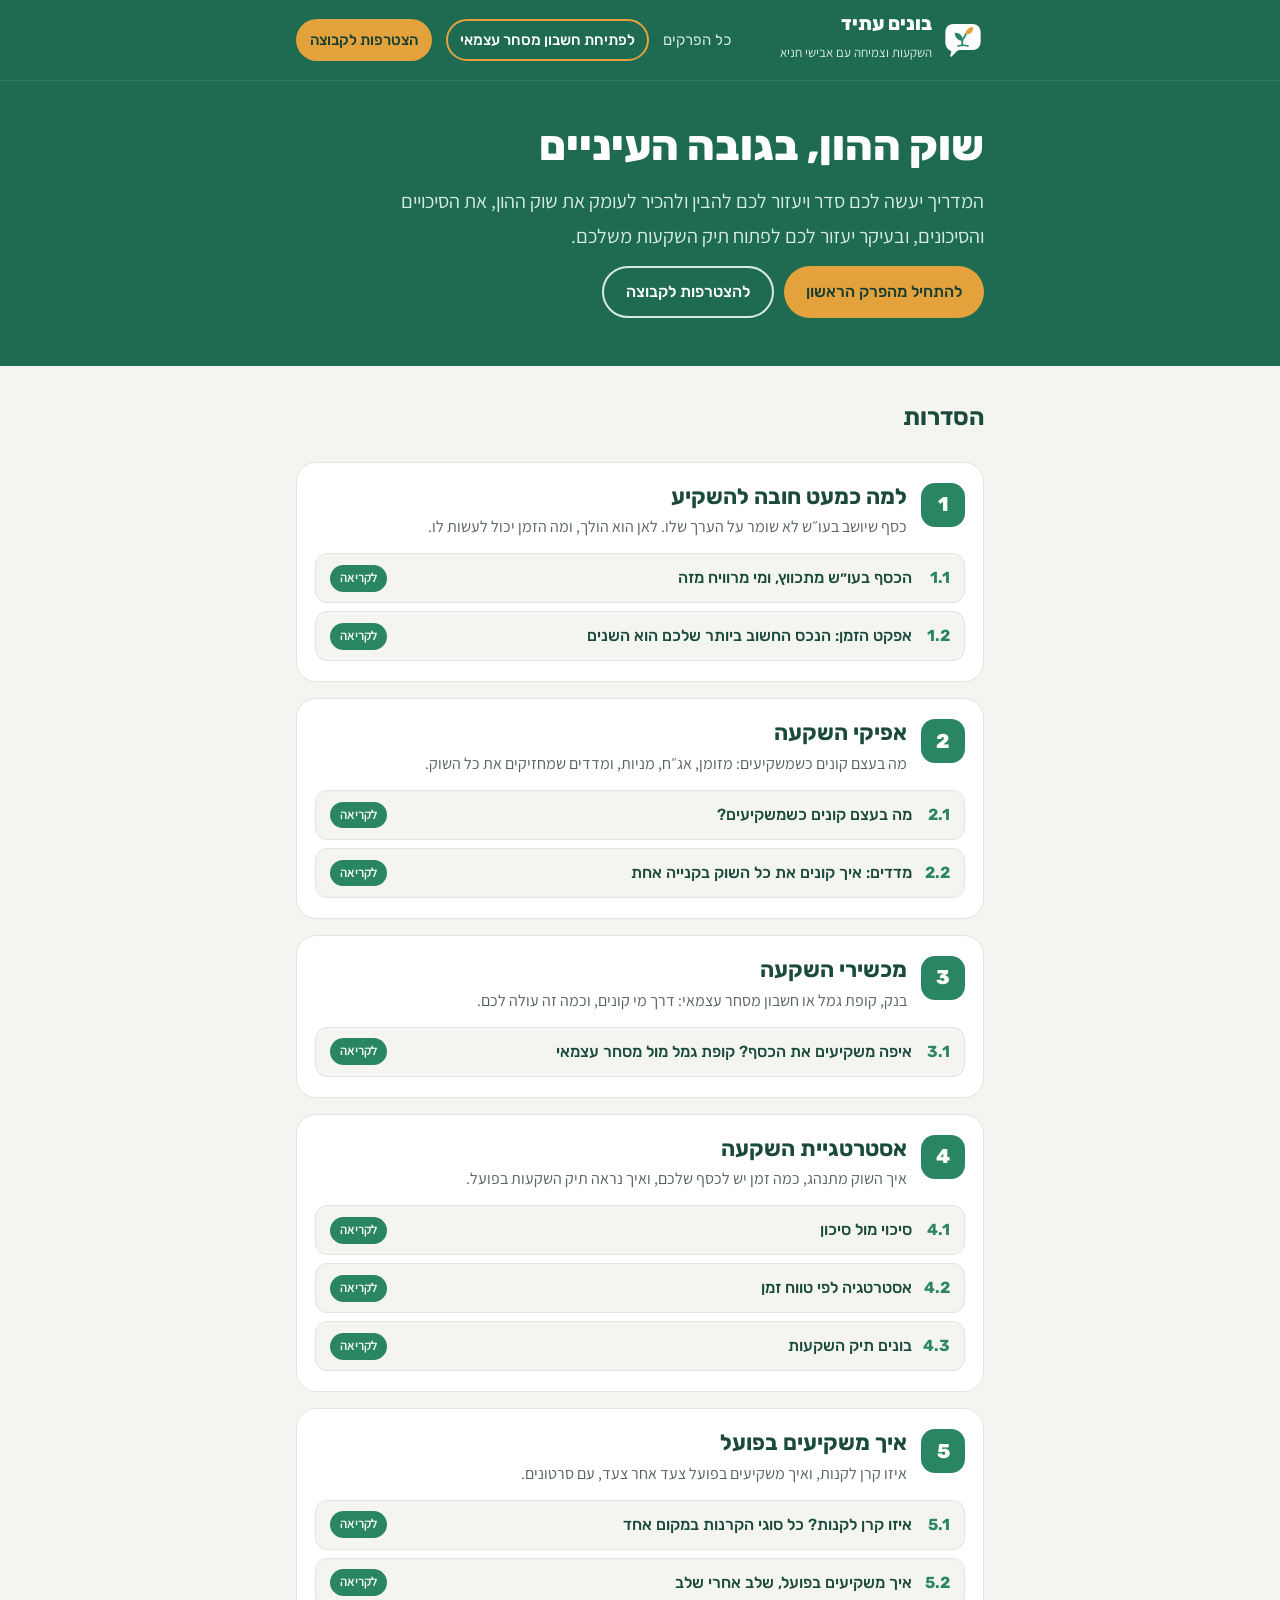
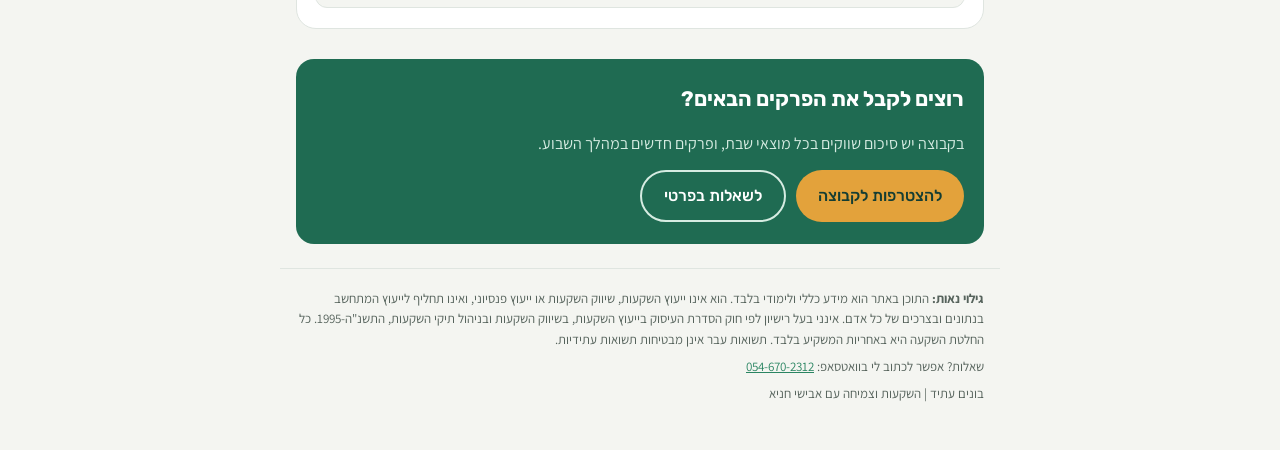
<file: index.html>
<!doctype html>
<html lang="he" dir="rtl">
<head>
<meta charset="utf-8">
<meta name="viewport" content="width=device-width, initial-scale=1">
<title>בונים עתיד | השקעות וצמיחה עם אבישי חניא</title>
<meta name="description" content="מדריך השקעות למתחילים בגובה העיניים: למה להשקיע, במה, דרך מי, ואיך בפועל.">
<meta property="og:title" content="בונים עתיד | השקעות וצמיחה עם אבישי חניא">
<meta property="og:description" content="מדריך השקעות למתחילים בגובה העיניים: למה להשקיע, במה, דרך מי, ואיך בפועל.">
<!-- Google Analytics -->
<script async src="https://www.googletagmanager.com/gtag/js?id=G-WRVBG9E5QT"></script>
<script>window.dataLayer=window.dataLayer||[];function gtag(){dataLayer.push(arguments);}gtag('js',new Date());gtag('config','G-WRVBG9E5QT');</script>
<link rel="icon" href="assets/logo.svg" type="image/svg+xml">
<link rel="preconnect" href="https://fonts.googleapis.com">
<link rel="preconnect" href="https://fonts.gstatic.com" crossorigin>
<link rel="stylesheet" href="https://fonts.googleapis.com/css2?family=Rubik:wght@500;700;800&family=Assistant:wght@400;600;700&display=swap">
<link rel="stylesheet" href="assets/style.css">
</head>
<body>
<header class="site">
  <div class="wrap bar">
    <a class="brand" href="index.html"><svg class="logo" viewBox="0 0 100 100" aria-hidden="true"><path d="M28 12 H72 C84 12 92 20 92 32 V54 C92 66 84 74 72 74 H44 C40 74 36.5 75.5 33.5 78.5 L23 89 C21.5 90.5 19 89.2 19.6 87.2 L22.5 76.5 C13.5 73.5 8 65 8 54 V32 C8 20 16 12 28 12 Z" fill="#FFFFFF"/><path d="M48.5 63 C47 55 48.5 49 52.5 44 C55 41 56.3 38.5 56.5 35.5" stroke="#2A8562" stroke-width="4.2" stroke-linecap="round" fill="none"/><path d="M38 64.5 Q50 60.5 62 64.5" stroke="#2A8562" stroke-width="3.6" stroke-linecap="round" fill="none"/><path d="M49.6 52.5 C44 52.5 36.5 50 32.6 42.5 C30.8 39 30.4 35.5 31.2 32.6 C38 32.4 44.6 35.6 47.9 42 C49.4 45 49.9 48.6 49.6 52.5 Z" fill="#2A8562"/><path d="M56.4 36.4 C56 30.2 58.8 24.4 64.6 21.2 C67.8 19.5 71.4 18.9 74.2 19.4 C74.7 24.2 73.2 29.2 69.2 32.6 C65.6 35.6 61 36.8 56.4 36.4 Z" fill="#E3A23B"/></svg><span><b>בונים עתיד</b><small>השקעות וצמיחה עם אבישי חניא</small></span></a>
    <nav><a href="index.html#series">כל הפרקים</a><a class="join acct-btn" href="account.html">לפתיחת חשבון מסחר עצמאי</a><a class="join" href="https://chat.whatsapp.com/K5WcsUNhc2CIY9REkp1zK6?s=cl&amp;p=a&amp;mlu=4&amp;ilr=4&amp;iam=0">הצטרפות לקבוצה</a></nav>
  </div>
</header>
<section class="hero home">
  <div class="wrap">
    <h1>שוק ההון, בגובה העיניים</h1>
    <p class="dek">המדריך יעשה לכם סדר ויעזור לכם להבין ולהכיר לעומק את שוק ההון, את הסיכויים והסיכונים, ובעיקר יעזור לכם לפתוח תיק השקעות משלכם.</p>
    <div class="btns">
      <a class="btn p" href="posts/1-1.html">להתחיל מהפרק הראשון</a>
      <a class="btn s" href="https://chat.whatsapp.com/K5WcsUNhc2CIY9REkp1zK6?s=cl&amp;p=a&amp;mlu=4&amp;ilr=4&amp;iam=0">להצטרפות לקבוצה</a>
    </div>
  </div>
</section>
<main class="wrap">
  <section id="series" class="series-list">
    <h2>הסדרות</h2>
    <article class="series-card" id="s1">
  <div class="sh"><div class="num">1</div><div><h2>למה כמעט חובה להשקיע</h2><p>כסף שיושב בעו״ש לא שומר על הערך שלו. לאן הוא הולך, ומה הזמן יכול לעשות לו.</p></div></div>
  <ul><li><a href="posts/1-1.html"><span class="n">1.1</span>הכסף בעו״ש מתכווץ, ומי מרוויח מזה<span class="tag pub">לקריאה</span></a></li><li><a href="posts/1-2.html"><span class="n">1.2</span>אפקט הזמן: הנכס החשוב ביותר שלכם הוא השנים<span class="tag pub">לקריאה</span></a></li></ul>
</article><article class="series-card" id="s2">
  <div class="sh"><div class="num">2</div><div><h2>אפיקי השקעה</h2><p>מה בעצם קונים כשמשקיעים: מזומן, אג״ח, מניות, ומדדים שמחזיקים את כל השוק.</p></div></div>
  <ul><li><a href="posts/2-1.html"><span class="n">2.1</span>מה בעצם קונים כשמשקיעים?<span class="tag pub">לקריאה</span></a></li><li><a href="posts/2-2.html"><span class="n">2.2</span>מדדים: איך קונים את כל השוק בקנייה אחת<span class="tag pub">לקריאה</span></a></li></ul>
</article><article class="series-card" id="s3">
  <div class="sh"><div class="num">3</div><div><h2>מכשירי השקעה</h2><p>בנק, קופת גמל או חשבון מסחר עצמאי: דרך מי קונים, וכמה זה עולה לכם.</p></div></div>
  <ul><li><a href="posts/3-1.html"><span class="n">3.1</span>איפה משקיעים את הכסף? קופת גמל מול מסחר עצמאי<span class="tag pub">לקריאה</span></a></li></ul>
</article><article class="series-card" id="s4">
  <div class="sh"><div class="num">4</div><div><h2>אסטרטגיית השקעה</h2><p>איך השוק מתנהג, כמה זמן יש לכסף שלכם, ואיך נראה תיק השקעות בפועל.</p></div></div>
  <ul><li><a href="posts/4-1.html"><span class="n">4.1</span>סיכוי מול סיכון<span class="tag pub">לקריאה</span></a></li><li><a href="posts/4-2.html"><span class="n">4.2</span>אסטרטגיה לפי טווח זמן<span class="tag pub">לקריאה</span></a></li><li><a href="posts/4-3.html"><span class="n">4.3</span>בונים תיק השקעות<span class="tag pub">לקריאה</span></a></li></ul>
</article><article class="series-card" id="s5">
  <div class="sh"><div class="num">5</div><div><h2>איך משקיעים בפועל</h2><p>איזו קרן לקנות, ואיך משקיעים בפועל צעד אחר צעד, עם סרטונים.</p></div></div>
  <ul><li><a href="posts/5-1.html"><span class="n">5.1</span>איזו קרן לקנות? כל סוגי הקרנות במקום אחד<span class="tag pub">לקריאה</span></a></li><li><a href="posts/5-2.html"><span class="n">5.2</span>איך משקיעים בפועל, שלב אחרי שלב<span class="tag pub">לקריאה</span></a></li></ul>
</article>
  </section>
  <section class="cta">
  <h3>רוצים לקבל את הפרקים הבאים?</h3>
  <p>בקבוצה יש סיכום שווקים בכל מוצאי שבת, ופרקים חדשים במהלך השבוע.</p>
  <div class="btns">
    <a class="btn p" href="https://chat.whatsapp.com/K5WcsUNhc2CIY9REkp1zK6?s=cl&amp;p=a&amp;mlu=4&amp;ilr=4&amp;iam=0">להצטרפות לקבוצה</a>
    <a class="btn s" href="https://wa.me/972546702312">לשאלות בפרטי</a>
  </div>
</section>
</main>
<footer class="site">
  <div class="wrap">
    <p><b>גילוי נאות:</b> התוכן באתר הוא מידע כללי ולימודי בלבד. הוא אינו ייעוץ השקעות, שיווק השקעות או ייעוץ פנסיוני, ואינו תחליף לייעוץ המתחשב בנתונים ובצרכים של כל אדם. אינני בעל רישיון לפי חוק הסדרת העיסוק בייעוץ השקעות, בשיווק השקעות ובניהול תיקי השקעות, התשנ"ה-1995. כל החלטת השקעה היא באחריות המשקיע בלבד. תשואות עבר אינן מבטיחות תשואות עתידיות.</p>
    <p>שאלות? אפשר לכתוב לי בוואטסאפ: <a href="https://wa.me/972546702312">054-670-2312</a></p>
    <p>בונים עתיד | השקעות וצמיחה עם אבישי חניא</p>
  </div>
</footer>
</body>
</html>
</file>
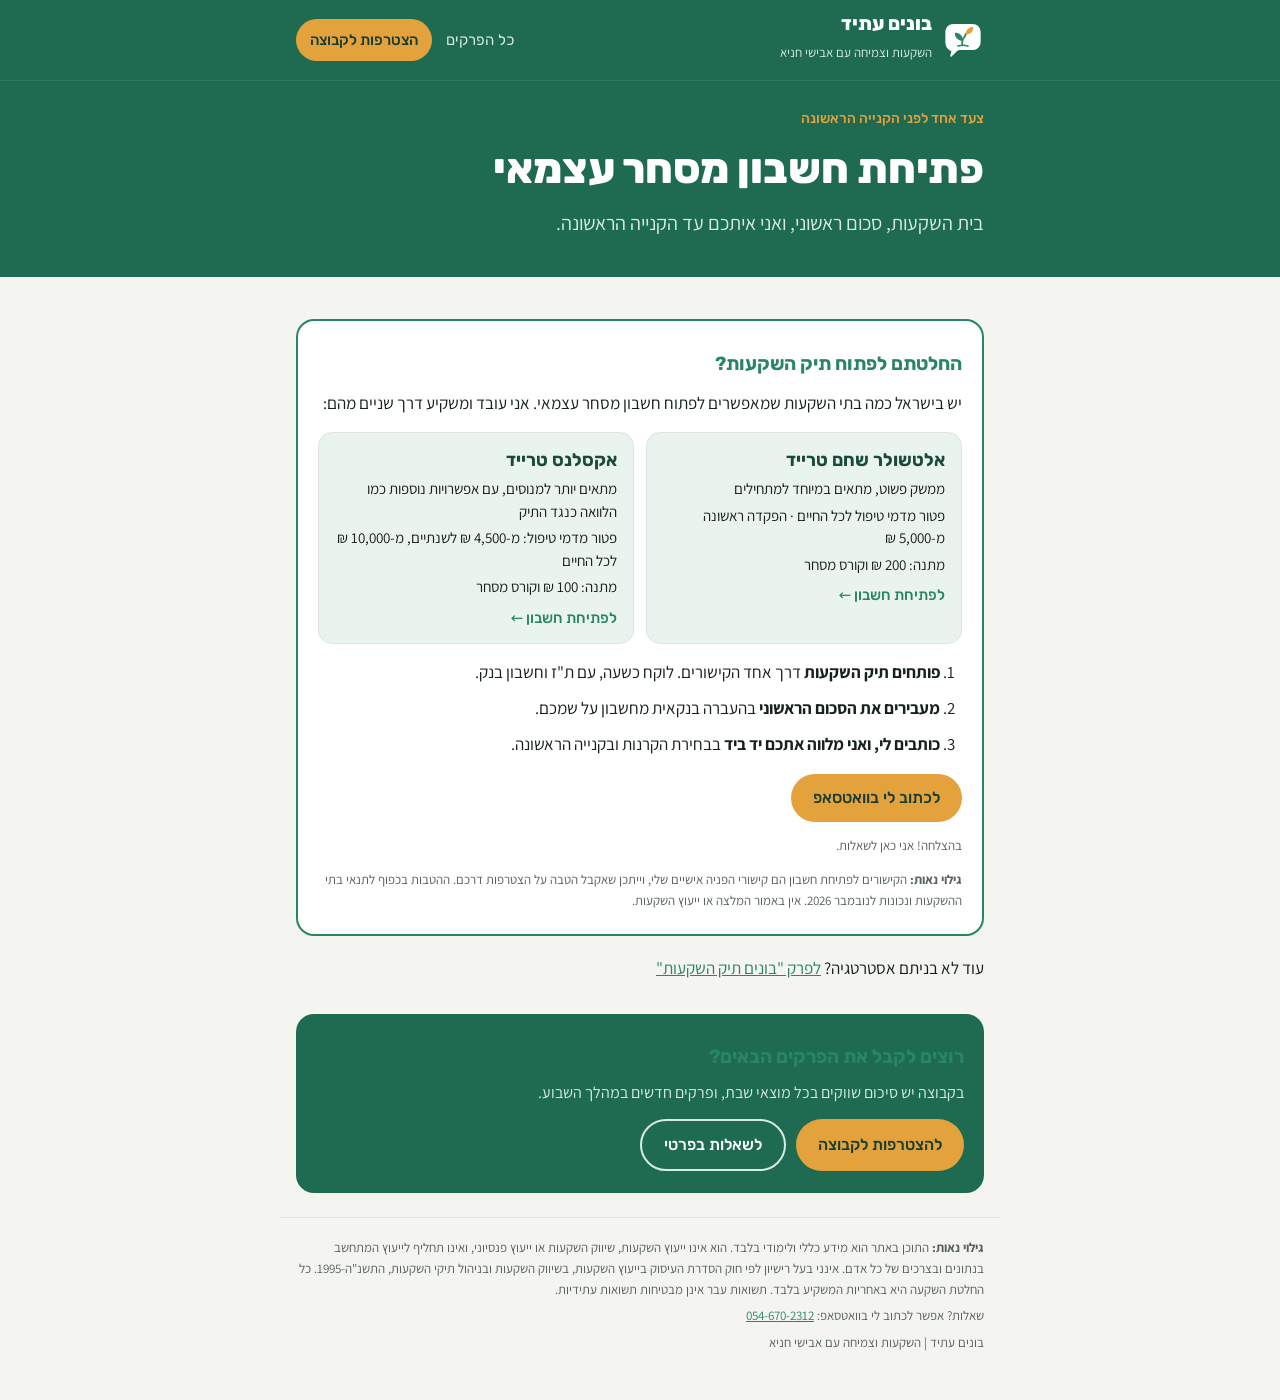
<file: account.html>
<!doctype html>
<html lang="he" dir="rtl">
<head>
<meta charset="utf-8">
<meta name="viewport" content="width=device-width, initial-scale=1">
<title>פתיחת חשבון מסחר עצמאי | בונים עתיד</title>
<meta name="description" content="פותחים חשבון מסחר עצמאי בשלושה צעדים, עם ליווי אישי.">
<meta property="og:title" content="פתיחת חשבון מסחר עצמאי | בונים עתיד">
<meta property="og:description" content="פותחים חשבון מסחר עצמאי בשלושה צעדים, עם ליווי אישי.">
<!-- Google Analytics -->
<script async src="https://www.googletagmanager.com/gtag/js?id=G-WRVBG9E5QT"></script>
<script>window.dataLayer=window.dataLayer||[];function gtag(){dataLayer.push(arguments);}gtag('js',new Date());gtag('config','G-WRVBG9E5QT');</script>
<link rel="icon" href="assets/logo.svg" type="image/svg+xml">
<link rel="preconnect" href="https://fonts.googleapis.com">
<link rel="preconnect" href="https://fonts.gstatic.com" crossorigin>
<link rel="stylesheet" href="https://fonts.googleapis.com/css2?family=Rubik:wght@500;700;800&family=Assistant:wght@400;600;700&display=swap">
<link rel="stylesheet" href="assets/style.css">
</head>
<body>
<header class="site">
  <div class="wrap bar">
    <a class="brand" href="index.html"><svg class="logo" viewBox="0 0 100 100" aria-hidden="true"><path d="M28 12 H72 C84 12 92 20 92 32 V54 C92 66 84 74 72 74 H44 C40 74 36.5 75.5 33.5 78.5 L23 89 C21.5 90.5 19 89.2 19.6 87.2 L22.5 76.5 C13.5 73.5 8 65 8 54 V32 C8 20 16 12 28 12 Z" fill="#FFFFFF"/><path d="M48.5 63 C47 55 48.5 49 52.5 44 C55 41 56.3 38.5 56.5 35.5" stroke="#2A8562" stroke-width="4.2" stroke-linecap="round" fill="none"/><path d="M38 64.5 Q50 60.5 62 64.5" stroke="#2A8562" stroke-width="3.6" stroke-linecap="round" fill="none"/><path d="M49.6 52.5 C44 52.5 36.5 50 32.6 42.5 C30.8 39 30.4 35.5 31.2 32.6 C38 32.4 44.6 35.6 47.9 42 C49.4 45 49.9 48.6 49.6 52.5 Z" fill="#2A8562"/><path d="M56.4 36.4 C56 30.2 58.8 24.4 64.6 21.2 C67.8 19.5 71.4 18.9 74.2 19.4 C74.7 24.2 73.2 29.2 69.2 32.6 C65.6 35.6 61 36.8 56.4 36.4 Z" fill="#E3A23B"/></svg><span><b>בונים עתיד</b><small>השקעות וצמיחה עם אבישי חניא</small></span></a>
    <nav><a href="index.html#series">כל הפרקים</a><a class="join" href="https://chat.whatsapp.com/K5WcsUNhc2CIY9REkp1zK6?s=cl&amp;p=a&amp;mlu=4&amp;ilr=4&amp;iam=0">הצטרפות לקבוצה</a></nav>
  </div>
</header>
<section class="hero">
  <div class="wrap">
    <div class="series">צעד אחד לפני הקנייה הראשונה</div>
    <h1>פתיחת חשבון מסחר עצמאי</h1>
    <p class="dek">בית השקעות, סכום ראשוני, ואני איתכם עד הקנייה הראשונה.</p>
  </div>
</section>
<main class="wrap article">
<section class="acct" id="acct" aria-labelledby="acct-h">
  <h3 id="acct-h">החלטתם לפתוח תיק השקעות?</h3>
  <p>יש בישראל כמה בתי השקעות שמאפשרים לפתוח חשבון מסחר עצמאי. אני עובד ומשקיע דרך שניים מהם:</p>
  <div class="brokers">
    <a class="broker" href="https://digitalsolutions.as-invest.co.il/trade_OnBoarding/?utm_source=Member&utm_credit=123906" rel="noopener">
      <b>אלטשולר שחם טרייד</b>
      <span>ממשק פשוט, מתאים במיוחד למתחילים</span>
      <span>פטור מדמי טיפול לכל החיים · הפקדה ראשונה מ-5,000 ₪</span>
      <span>מתנה: 200 ₪ וקורס מסחר</span>
      <em>לפתיחת חשבון ←</em>
    </a>
    <a class="broker" href="https://xnestrade.xnes.co.il/page/101?customerCode=3d88d96c" rel="noopener">
      <b>אקסלנס טרייד</b>
      <span>מתאים יותר למנוסים, עם אפשרויות נוספות כמו הלוואה כנגד התיק</span>
      <span>פטור מדמי טיפול: מ-4,500 ₪ לשנתיים, מ-10,000 ₪ לכל החיים</span>
      <span>מתנה: 100 ₪ וקורס מסחר</span>
      <em>לפתיחת חשבון ←</em>
    </a>
  </div>
  <ol class="flow">
    <li><b>פותחים תיק השקעות</b> דרך אחד הקישורים. לוקח כשעה, עם ת"ז וחשבון בנק.</li>
    <li><b>מעבירים את הסכום הראשוני</b> בהעברה בנקאית מחשבון על שמכם.</li>
    <li><b>כותבים לי, ואני מלווה אתכם יד ביד</b> בבחירת הקרנות ובקנייה הראשונה.</li>
  </ol>
  <div class="btns"><a class="btn p" href="https://wa.me/972546702312">לכתוב לי בוואטסאפ</a></div>
  <p class="small">בהצלחה! אני כאן לשאלות.</p>
  <p class="small"><b>גילוי נאות:</b> הקישורים לפתיחת חשבון הם קישורי הפניה אישיים שלי, וייתכן שאקבל הטבה על הצטרפות דרכם. ההטבות בכפוף לתנאי בתי ההשקעות ונכונות לנובמבר 2026. אין באמור המלצה או ייעוץ השקעות.</p>
</section>
<p>עוד לא בניתם אסטרטגיה? <a href="posts/4-3.html">לפרק "בונים תיק השקעות"</a></p>
<section class="cta">
  <h3>רוצים לקבל את הפרקים הבאים?</h3>
  <p>בקבוצה יש סיכום שווקים בכל מוצאי שבת, ופרקים חדשים במהלך השבוע.</p>
  <div class="btns">
    <a class="btn p" href="https://chat.whatsapp.com/K5WcsUNhc2CIY9REkp1zK6?s=cl&amp;p=a&amp;mlu=4&amp;ilr=4&amp;iam=0">להצטרפות לקבוצה</a>
    <a class="btn s" href="https://wa.me/972546702312">לשאלות בפרטי</a>
  </div>
</section>
</main>
<footer class="site">
  <div class="wrap">
    <p><b>גילוי נאות:</b> התוכן באתר הוא מידע כללי ולימודי בלבד. הוא אינו ייעוץ השקעות, שיווק השקעות או ייעוץ פנסיוני, ואינו תחליף לייעוץ המתחשב בנתונים ובצרכים של כל אדם. אינני בעל רישיון לפי חוק הסדרת העיסוק בייעוץ השקעות, בשיווק השקעות ובניהול תיקי השקעות, התשנ"ה-1995. כל החלטת השקעה היא באחריות המשקיע בלבד. תשואות עבר אינן מבטיחות תשואות עתידיות.</p>
    <p>שאלות? אפשר לכתוב לי בוואטסאפ: <a href="https://wa.me/972546702312">054-670-2312</a></p>
    <p>בונים עתיד | השקעות וצמיחה עם אבישי חניא</p>
  </div>
</footer>
</body>
</html>
</file>
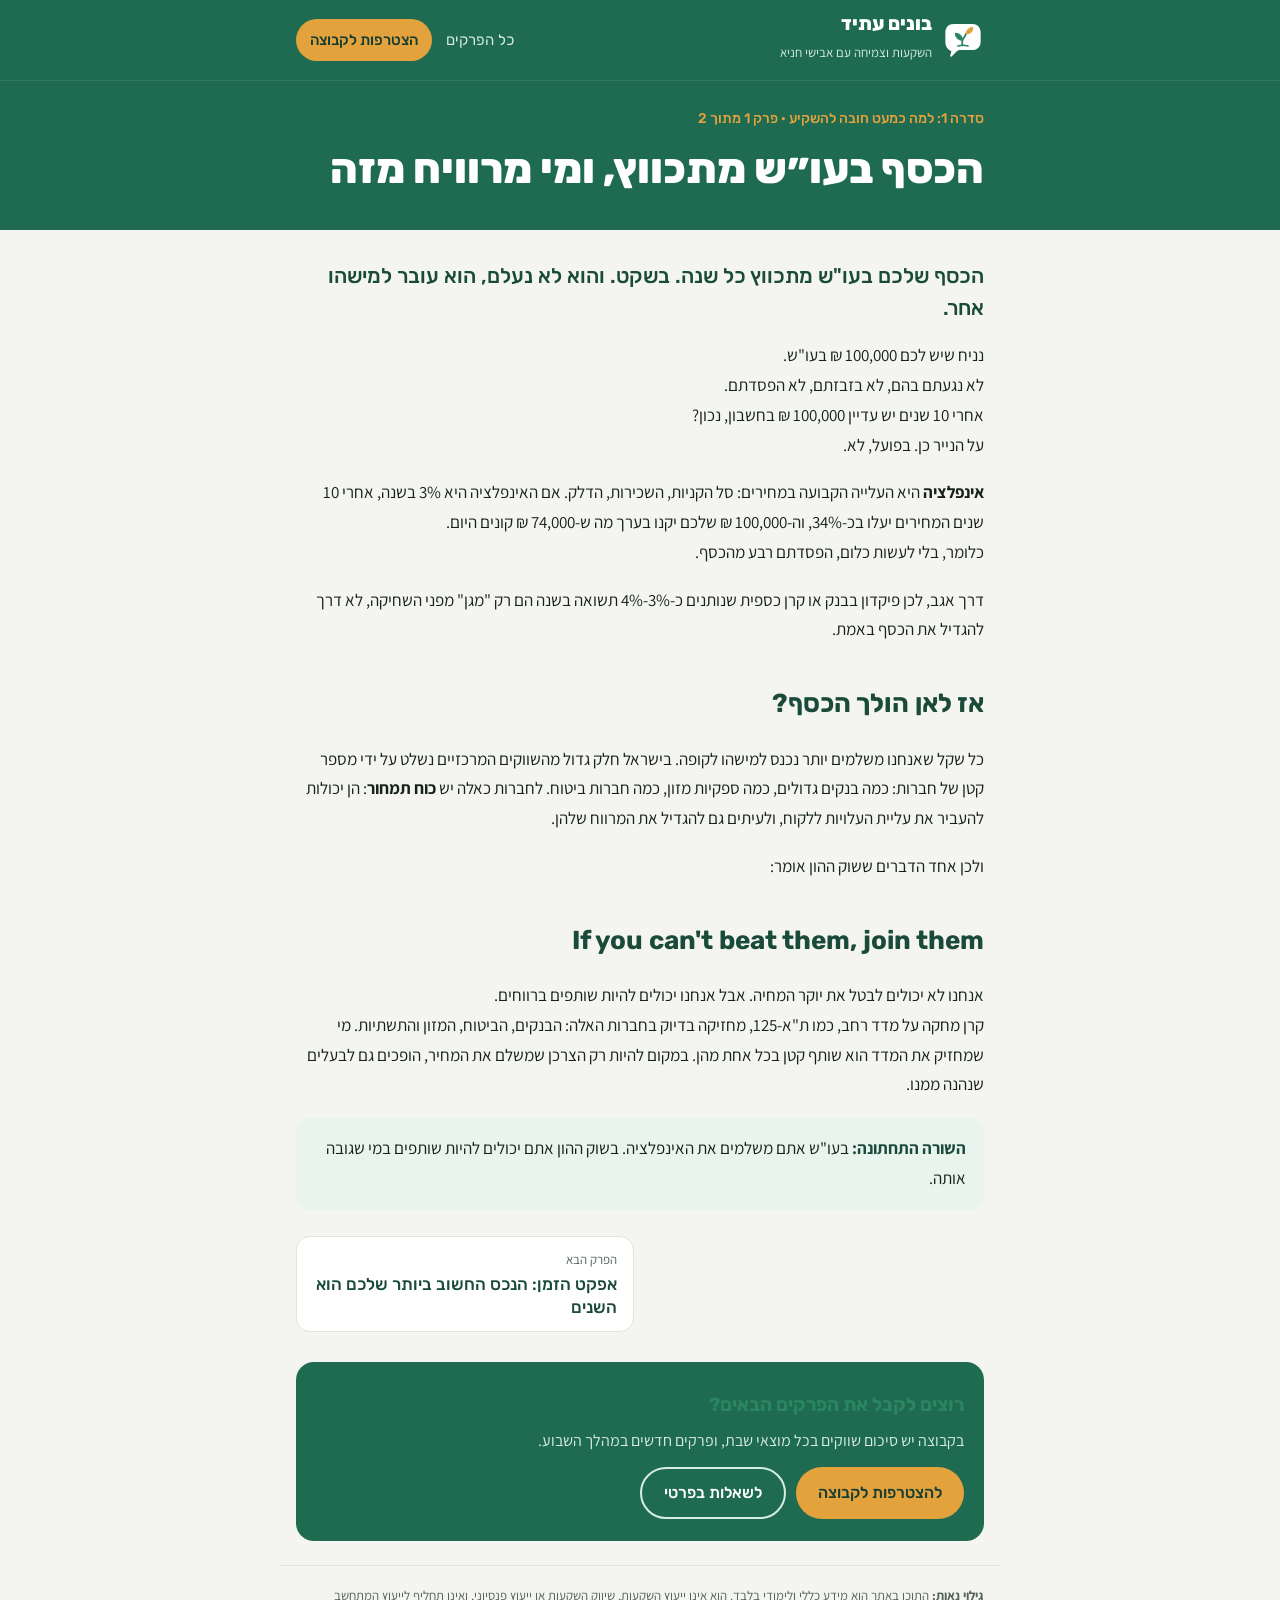
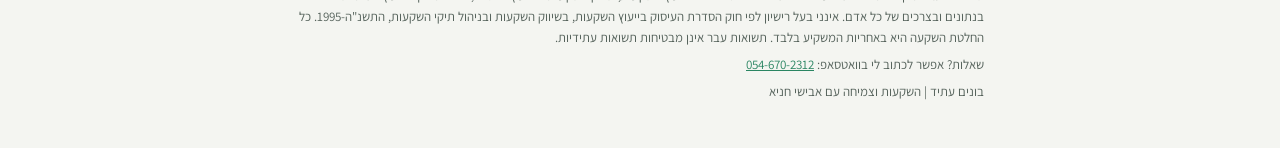
<file: posts/1-1.html>
<!doctype html>
<html lang="he" dir="rtl">
<head>
<meta charset="utf-8">
<meta name="viewport" content="width=device-width, initial-scale=1">
<title>הכסף בעו״ש מתכווץ, ומי מרוויח מזה | בונים עתיד</title>
<meta name="description" content="כסף שיושב בעו״ש לא שומר על הערך שלו. לאן הוא הולך, ומה הזמן יכול לעשות לו.">
<meta property="og:title" content="הכסף בעו״ש מתכווץ, ומי מרוויח מזה | בונים עתיד">
<meta property="og:description" content="כסף שיושב בעו״ש לא שומר על הערך שלו. לאן הוא הולך, ומה הזמן יכול לעשות לו.">
<!-- Google Analytics -->
<script async src="https://www.googletagmanager.com/gtag/js?id=G-WRVBG9E5QT"></script>
<script>window.dataLayer=window.dataLayer||[];function gtag(){dataLayer.push(arguments);}gtag('js',new Date());gtag('config','G-WRVBG9E5QT');</script>
<link rel="icon" href="../assets/logo.svg" type="image/svg+xml">
<link rel="preconnect" href="https://fonts.googleapis.com">
<link rel="preconnect" href="https://fonts.gstatic.com" crossorigin>
<link rel="stylesheet" href="https://fonts.googleapis.com/css2?family=Rubik:wght@500;700;800&family=Assistant:wght@400;600;700&display=swap">
<link rel="stylesheet" href="../assets/style.css">
</head>
<body>
<header class="site">
  <div class="wrap bar">
    <a class="brand" href="../index.html"><svg class="logo" viewBox="0 0 100 100" aria-hidden="true"><path d="M28 12 H72 C84 12 92 20 92 32 V54 C92 66 84 74 72 74 H44 C40 74 36.5 75.5 33.5 78.5 L23 89 C21.5 90.5 19 89.2 19.6 87.2 L22.5 76.5 C13.5 73.5 8 65 8 54 V32 C8 20 16 12 28 12 Z" fill="#FFFFFF"/><path d="M48.5 63 C47 55 48.5 49 52.5 44 C55 41 56.3 38.5 56.5 35.5" stroke="#2A8562" stroke-width="4.2" stroke-linecap="round" fill="none"/><path d="M38 64.5 Q50 60.5 62 64.5" stroke="#2A8562" stroke-width="3.6" stroke-linecap="round" fill="none"/><path d="M49.6 52.5 C44 52.5 36.5 50 32.6 42.5 C30.8 39 30.4 35.5 31.2 32.6 C38 32.4 44.6 35.6 47.9 42 C49.4 45 49.9 48.6 49.6 52.5 Z" fill="#2A8562"/><path d="M56.4 36.4 C56 30.2 58.8 24.4 64.6 21.2 C67.8 19.5 71.4 18.9 74.2 19.4 C74.7 24.2 73.2 29.2 69.2 32.6 C65.6 35.6 61 36.8 56.4 36.4 Z" fill="#E3A23B"/></svg><span><b>בונים עתיד</b><small>השקעות וצמיחה עם אבישי חניא</small></span></a>
    <nav><a href="../index.html#series">כל הפרקים</a><a class="join" href="https://chat.whatsapp.com/K5WcsUNhc2CIY9REkp1zK6?s=cl&amp;p=a&amp;mlu=4&amp;ilr=4&amp;iam=0">הצטרפות לקבוצה</a></nav>
  </div>
</header>
<section class="hero">
  <div class="wrap">
    <div class="series">סדרה 1: למה כמעט חובה להשקיע · פרק 1 מתוך 2</div>
    <h1>הכסף בעו״ש מתכווץ, ומי מרוויח מזה</h1>
  </div>
</section>
<main class="wrap article">
<p class="lead">הכסף שלכם בעו"ש מתכווץ כל שנה. בשקט. והוא לא נעלם, הוא עובר למישהו אחר.</p>
<p>נניח שיש לכם 100,000 ₪ בעו"ש.<br>לא נגעתם בהם, לא בזבזתם, לא הפסדתם.<br>אחרי 10 שנים יש עדיין 100,000 ₪ בחשבון, נכון?<br>על הנייר כן. בפועל, לא.</p>
<p><strong>אינפלציה</strong> היא העלייה הקבועה במחירים: סל הקניות, השכירות, הדלק. אם האינפלציה היא 3%‏ בשנה, אחרי 10 שנים המחירים יעלו בכ-34%, וה-100,000 ₪ שלכם יקנו בערך מה ש-74,000 ₪ קונים היום.<br>כלומר, בלי לעשות כלום, הפסדתם רבע מהכסף.</p>
<p>דרך אגב, לכן פיקדון בבנק או קרן כספית שנותנים כ-3%-4%‏ תשואה בשנה הם רק "מגן" מפני השחיקה, לא דרך להגדיל את הכסף באמת.</p>
<h2>אז לאן הולך הכסף?</h2>
<p>כל שקל שאנחנו משלמים יותר נכנס למישהו לקופה. בישראל חלק גדול מהשווקים המרכזיים נשלט על ידי מספר קטן של חברות: כמה בנקים גדולים, כמה ספקיות מזון, כמה חברות ביטוח. לחברות כאלה יש <strong>כוח תמחור</strong>: הן יכולות להעביר את עליית העלויות ללקוח, ולעיתים גם להגדיל את המרווח שלהן.</p>
<p>ולכן אחד הדברים ששוק ההון אומר:</p>
<h2>If you can't beat them, join them</h2>
<p>אנחנו לא יכולים לבטל את יוקר המחיה. אבל אנחנו יכולים להיות שותפים ברווחים.<br>קרן מחקה על מדד רחב, כמו ת"א-125, מחזיקה בדיוק בחברות האלה: הבנקים, הביטוח, המזון והתשתיות. מי שמחזיק את המדד הוא שותף קטן בכל אחת מהן. במקום להיות רק הצרכן שמשלם את המחיר, הופכים גם לבעלים שנהנה ממנו.</p>
<p class="bottom"><strong>השורה התחתונה:</strong> בעו"ש אתם משלמים את האינפלציה. בשוק ההון אתם יכולים להיות שותפים במי שגובה אותה.</p>

<nav class="chap"><a class="next" href="1-2.html"><span>הפרק הבא</span><b>אפקט הזמן: הנכס החשוב ביותר שלכם הוא השנים</b></a></nav>
<section class="cta">
  <h3>רוצים לקבל את הפרקים הבאים?</h3>
  <p>בקבוצה יש סיכום שווקים בכל מוצאי שבת, ופרקים חדשים במהלך השבוע.</p>
  <div class="btns">
    <a class="btn p" href="https://chat.whatsapp.com/K5WcsUNhc2CIY9REkp1zK6?s=cl&amp;p=a&amp;mlu=4&amp;ilr=4&amp;iam=0">להצטרפות לקבוצה</a>
    <a class="btn s" href="https://wa.me/972546702312">לשאלות בפרטי</a>
  </div>
</section>
</main>
<footer class="site">
  <div class="wrap">
    <p><b>גילוי נאות:</b> התוכן באתר הוא מידע כללי ולימודי בלבד. הוא אינו ייעוץ השקעות, שיווק השקעות או ייעוץ פנסיוני, ואינו תחליף לייעוץ המתחשב בנתונים ובצרכים של כל אדם. אינני בעל רישיון לפי חוק הסדרת העיסוק בייעוץ השקעות, בשיווק השקעות ובניהול תיקי השקעות, התשנ"ה-1995. כל החלטת השקעה היא באחריות המשקיע בלבד. תשואות עבר אינן מבטיחות תשואות עתידיות.</p>
    <p>שאלות? אפשר לכתוב לי בוואטסאפ: <a href="https://wa.me/972546702312">054-670-2312</a></p>
    <p>בונים עתיד | השקעות וצמיחה עם אבישי חניא</p>
  </div>
</footer>
</body>
</html>
</file>
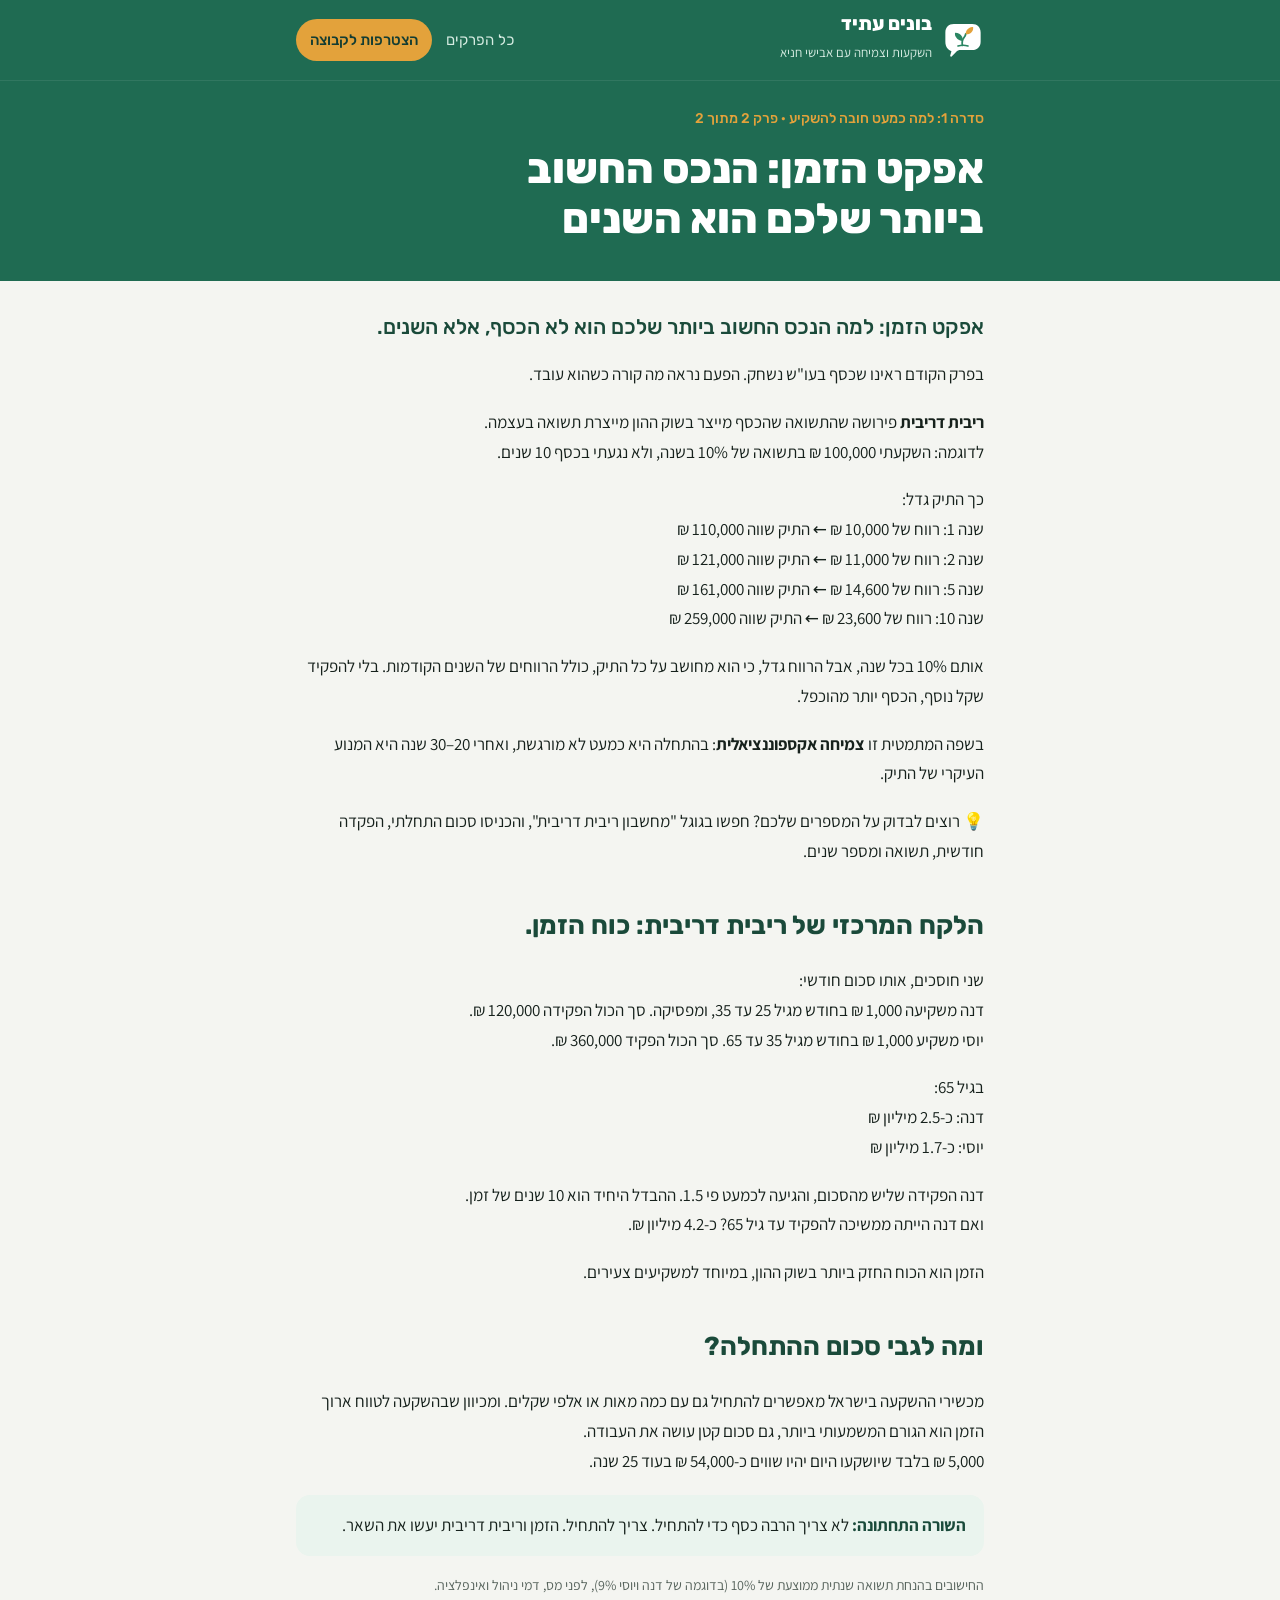
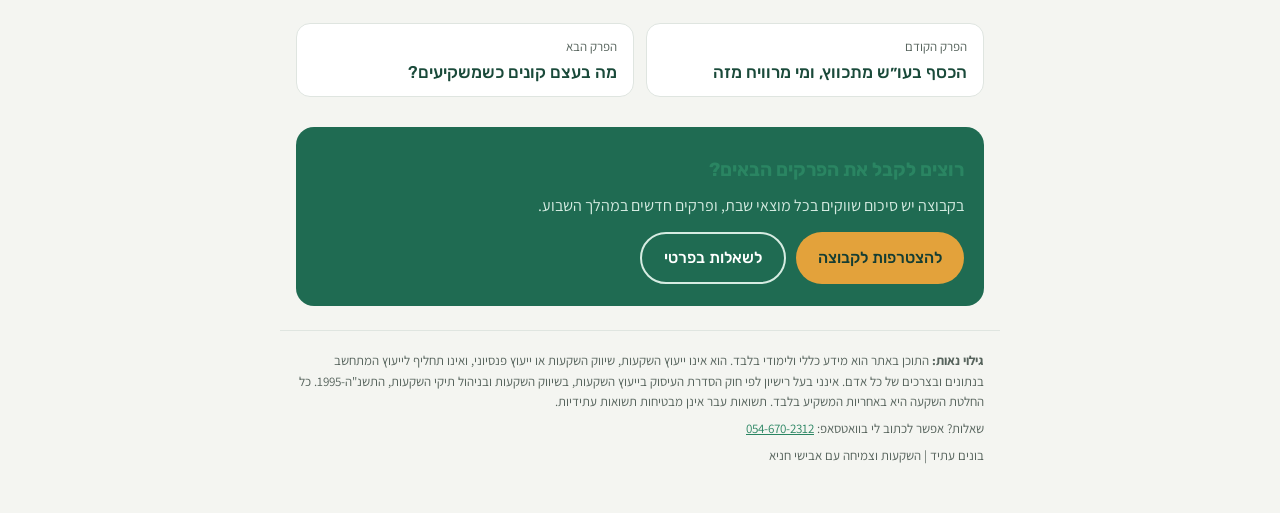
<file: posts/1-2.html>
<!doctype html>
<html lang="he" dir="rtl">
<head>
<meta charset="utf-8">
<meta name="viewport" content="width=device-width, initial-scale=1">
<title>אפקט הזמן: הנכס החשוב ביותר שלכם הוא השנים | בונים עתיד</title>
<meta name="description" content="כסף שיושב בעו״ש לא שומר על הערך שלו. לאן הוא הולך, ומה הזמן יכול לעשות לו.">
<meta property="og:title" content="אפקט הזמן: הנכס החשוב ביותר שלכם הוא השנים | בונים עתיד">
<meta property="og:description" content="כסף שיושב בעו״ש לא שומר על הערך שלו. לאן הוא הולך, ומה הזמן יכול לעשות לו.">
<!-- Google Analytics -->
<script async src="https://www.googletagmanager.com/gtag/js?id=G-WRVBG9E5QT"></script>
<script>window.dataLayer=window.dataLayer||[];function gtag(){dataLayer.push(arguments);}gtag('js',new Date());gtag('config','G-WRVBG9E5QT');</script>
<link rel="icon" href="../assets/logo.svg" type="image/svg+xml">
<link rel="preconnect" href="https://fonts.googleapis.com">
<link rel="preconnect" href="https://fonts.gstatic.com" crossorigin>
<link rel="stylesheet" href="https://fonts.googleapis.com/css2?family=Rubik:wght@500;700;800&family=Assistant:wght@400;600;700&display=swap">
<link rel="stylesheet" href="../assets/style.css">
</head>
<body>
<header class="site">
  <div class="wrap bar">
    <a class="brand" href="../index.html"><svg class="logo" viewBox="0 0 100 100" aria-hidden="true"><path d="M28 12 H72 C84 12 92 20 92 32 V54 C92 66 84 74 72 74 H44 C40 74 36.5 75.5 33.5 78.5 L23 89 C21.5 90.5 19 89.2 19.6 87.2 L22.5 76.5 C13.5 73.5 8 65 8 54 V32 C8 20 16 12 28 12 Z" fill="#FFFFFF"/><path d="M48.5 63 C47 55 48.5 49 52.5 44 C55 41 56.3 38.5 56.5 35.5" stroke="#2A8562" stroke-width="4.2" stroke-linecap="round" fill="none"/><path d="M38 64.5 Q50 60.5 62 64.5" stroke="#2A8562" stroke-width="3.6" stroke-linecap="round" fill="none"/><path d="M49.6 52.5 C44 52.5 36.5 50 32.6 42.5 C30.8 39 30.4 35.5 31.2 32.6 C38 32.4 44.6 35.6 47.9 42 C49.4 45 49.9 48.6 49.6 52.5 Z" fill="#2A8562"/><path d="M56.4 36.4 C56 30.2 58.8 24.4 64.6 21.2 C67.8 19.5 71.4 18.9 74.2 19.4 C74.7 24.2 73.2 29.2 69.2 32.6 C65.6 35.6 61 36.8 56.4 36.4 Z" fill="#E3A23B"/></svg><span><b>בונים עתיד</b><small>השקעות וצמיחה עם אבישי חניא</small></span></a>
    <nav><a href="../index.html#series">כל הפרקים</a><a class="join" href="https://chat.whatsapp.com/K5WcsUNhc2CIY9REkp1zK6?s=cl&amp;p=a&amp;mlu=4&amp;ilr=4&amp;iam=0">הצטרפות לקבוצה</a></nav>
  </div>
</header>
<section class="hero">
  <div class="wrap">
    <div class="series">סדרה 1: למה כמעט חובה להשקיע · פרק 2 מתוך 2</div>
    <h1>אפקט הזמן: הנכס החשוב ביותר שלכם הוא השנים</h1>
  </div>
</section>
<main class="wrap article">
<p class="lead">אפקט הזמן: למה הנכס החשוב ביותר שלכם הוא לא הכסף, אלא השנים.</p>
<p>בפרק הקודם ראינו שכסף בעו"ש נשחק. הפעם נראה מה קורה כשהוא עובד.</p>
<p><strong>ריבית דריבית</strong> פירושה שהתשואה שהכסף מייצר בשוק ההון מייצרת תשואה בעצמה.<br>לדוגמה: השקעתי 100,000 ₪ בתשואה של 10%‏ בשנה, ולא נגעתי בכסף 10 שנים.</p>
<p>כך התיק גדל:<br>שנה 1: רווח של 10,000 ₪ ← התיק שווה 110,000 ₪<br>שנה 2: רווח של 11,000 ₪ ← התיק שווה 121,000 ₪<br>שנה 5: רווח של 14,600 ₪ ← התיק שווה 161,000 ₪<br>שנה 10: רווח של 23,600 ₪ ← התיק שווה 259,000 ₪</p>
<p>אותם 10%‏ בכל שנה, אבל הרווח גדל, כי הוא מחושב על כל התיק, כולל הרווחים של השנים הקודמות. בלי להפקיד שקל נוסף, הכסף יותר מהוכפל.</p>
<p>בשפה המתמטית זו <strong>צמיחה אקספוננציאלית</strong>: בהתחלה היא כמעט לא מורגשת, ואחרי 20–30 שנה היא המנוע העיקרי של התיק.</p>
<p>💡 רוצים לבדוק על המספרים שלכם? חפשו בגוגל "מחשבון ריבית דריבית", והכניסו סכום התחלתי, הפקדה חודשית, תשואה ומספר שנים.</p>
<h2>הלקח המרכזי של ריבית דריבית: כוח הזמן.</h2>
<p>שני חוסכים, אותו סכום חודשי:<br>דנה משקיעה 1,000 ₪ בחודש מגיל 25 עד 35, ומפסיקה. סך הכול הפקידה 120,000 ₪.<br>יוסי משקיע 1,000 ₪ בחודש מגיל 35 עד 65. סך הכול הפקיד 360,000 ₪.</p>
<p>בגיל 65:<br>דנה: כ-2.5 מיליון ₪<br>יוסי: כ-1.7 מיליון ₪</p>
<p>דנה הפקידה שליש מהסכום, והגיעה לכמעט פי 1.5. ההבדל היחיד הוא 10 שנים של זמן.<br>ואם דנה הייתה ממשיכה להפקיד עד גיל 65? כ-4.2 מיליון ₪.</p>
<p>הזמן הוא הכוח החזק ביותר בשוק ההון, במיוחד למשקיעים צעירים.</p>
<h2>ומה לגבי סכום ההתחלה?</h2>
<p>מכשירי ההשקעה בישראל מאפשרים להתחיל גם עם כמה מאות או אלפי שקלים. ומכיוון שבהשקעה לטווח ארוך הזמן הוא הגורם המשמעותי ביותר, גם סכום קטן עושה את העבודה.<br>5,000 ₪ בלבד שיושקעו היום יהיו שווים כ-54,000 ₪ בעוד 25 שנה.</p>
<p class="bottom"><strong>השורה התחתונה:</strong> לא צריך הרבה כסף כדי להתחיל. צריך להתחיל. הזמן וריבית דריבית יעשו את השאר.</p>
<p class="note">החישובים בהנחת תשואה שנתית ממוצעת של 10%‏ (בדוגמה של דנה ויוסי 9%), לפני מס, דמי ניהול ואינפלציה.</p>

<nav class="chap"><a class="prev" href="1-1.html"><span>הפרק הקודם</span><b>הכסף בעו״ש מתכווץ, ומי מרוויח מזה</b></a><a class="next" href="2-1.html"><span>הפרק הבא</span><b>מה בעצם קונים כשמשקיעים?</b></a></nav>
<section class="cta">
  <h3>רוצים לקבל את הפרקים הבאים?</h3>
  <p>בקבוצה יש סיכום שווקים בכל מוצאי שבת, ופרקים חדשים במהלך השבוע.</p>
  <div class="btns">
    <a class="btn p" href="https://chat.whatsapp.com/K5WcsUNhc2CIY9REkp1zK6?s=cl&amp;p=a&amp;mlu=4&amp;ilr=4&amp;iam=0">להצטרפות לקבוצה</a>
    <a class="btn s" href="https://wa.me/972546702312">לשאלות בפרטי</a>
  </div>
</section>
</main>
<footer class="site">
  <div class="wrap">
    <p><b>גילוי נאות:</b> התוכן באתר הוא מידע כללי ולימודי בלבד. הוא אינו ייעוץ השקעות, שיווק השקעות או ייעוץ פנסיוני, ואינו תחליף לייעוץ המתחשב בנתונים ובצרכים של כל אדם. אינני בעל רישיון לפי חוק הסדרת העיסוק בייעוץ השקעות, בשיווק השקעות ובניהול תיקי השקעות, התשנ"ה-1995. כל החלטת השקעה היא באחריות המשקיע בלבד. תשואות עבר אינן מבטיחות תשואות עתידיות.</p>
    <p>שאלות? אפשר לכתוב לי בוואטסאפ: <a href="https://wa.me/972546702312">054-670-2312</a></p>
    <p>בונים עתיד | השקעות וצמיחה עם אבישי חניא</p>
  </div>
</footer>
</body>
</html>
</file>
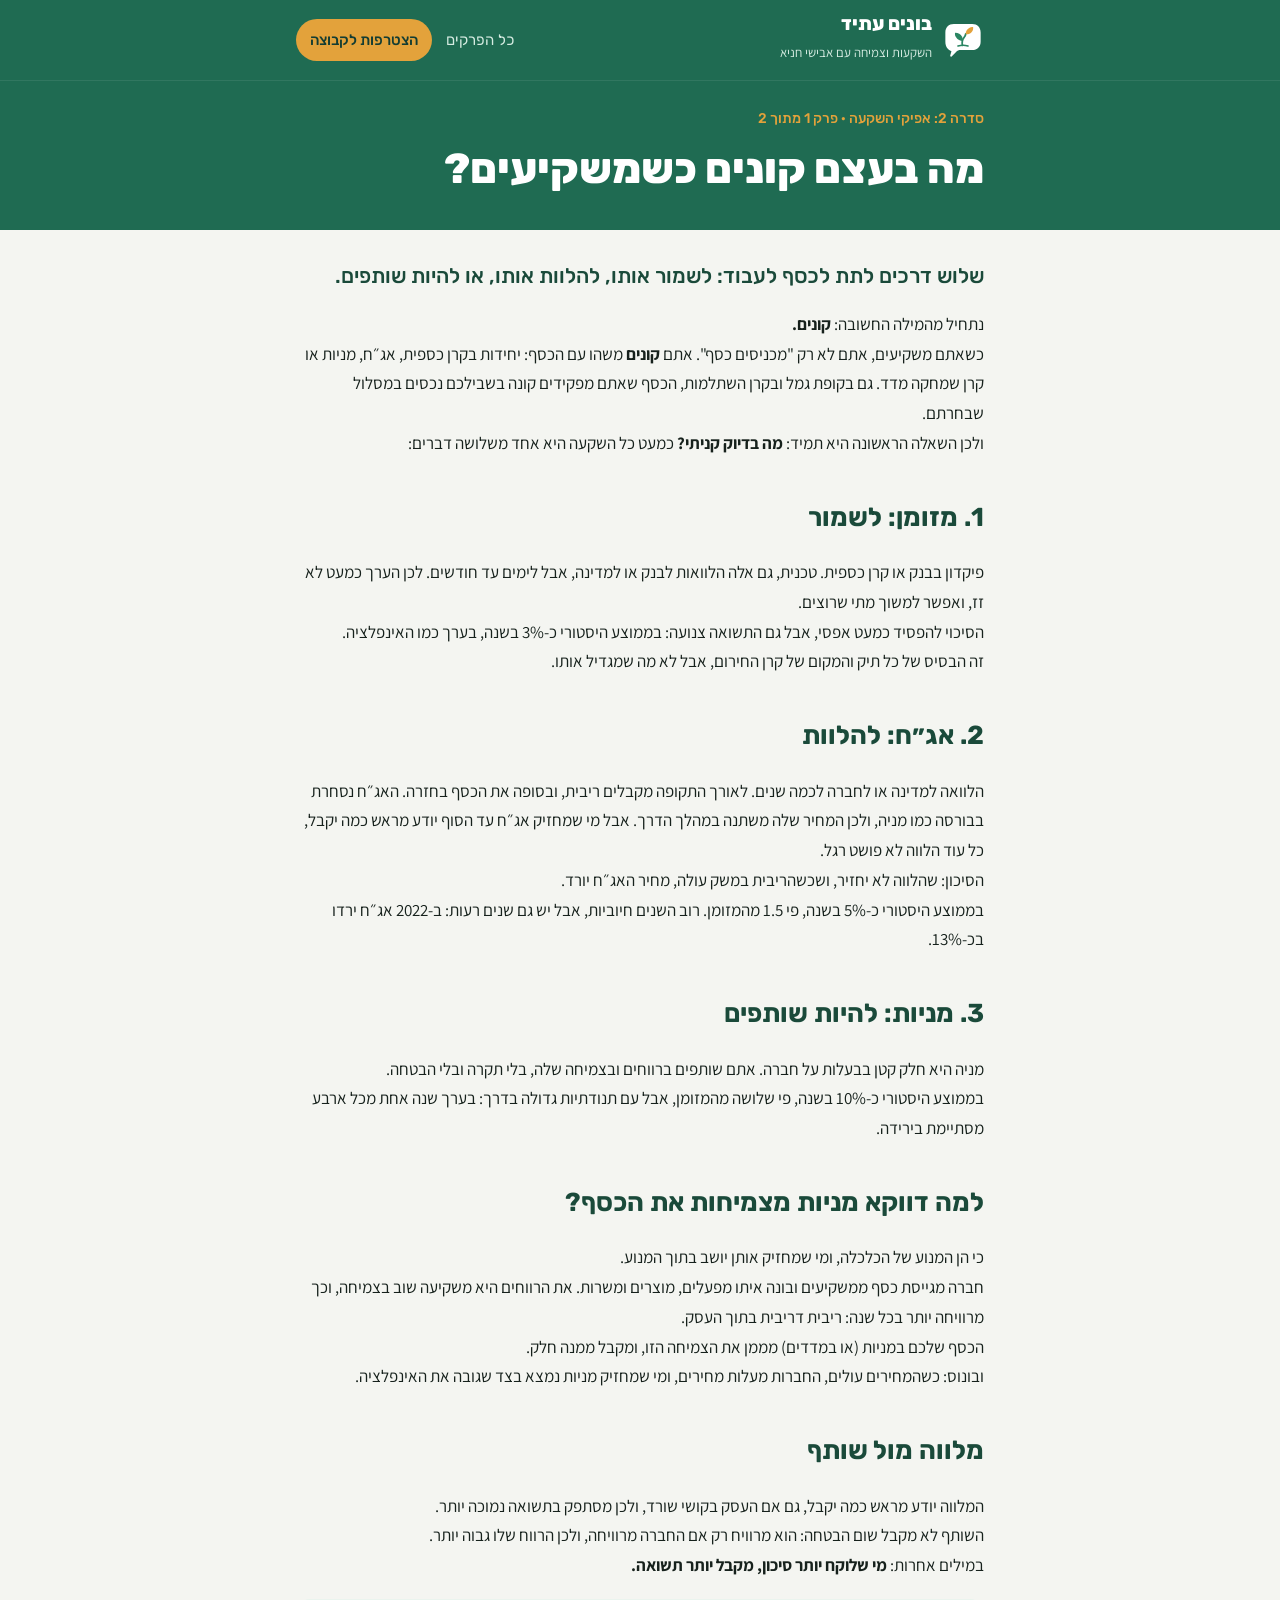
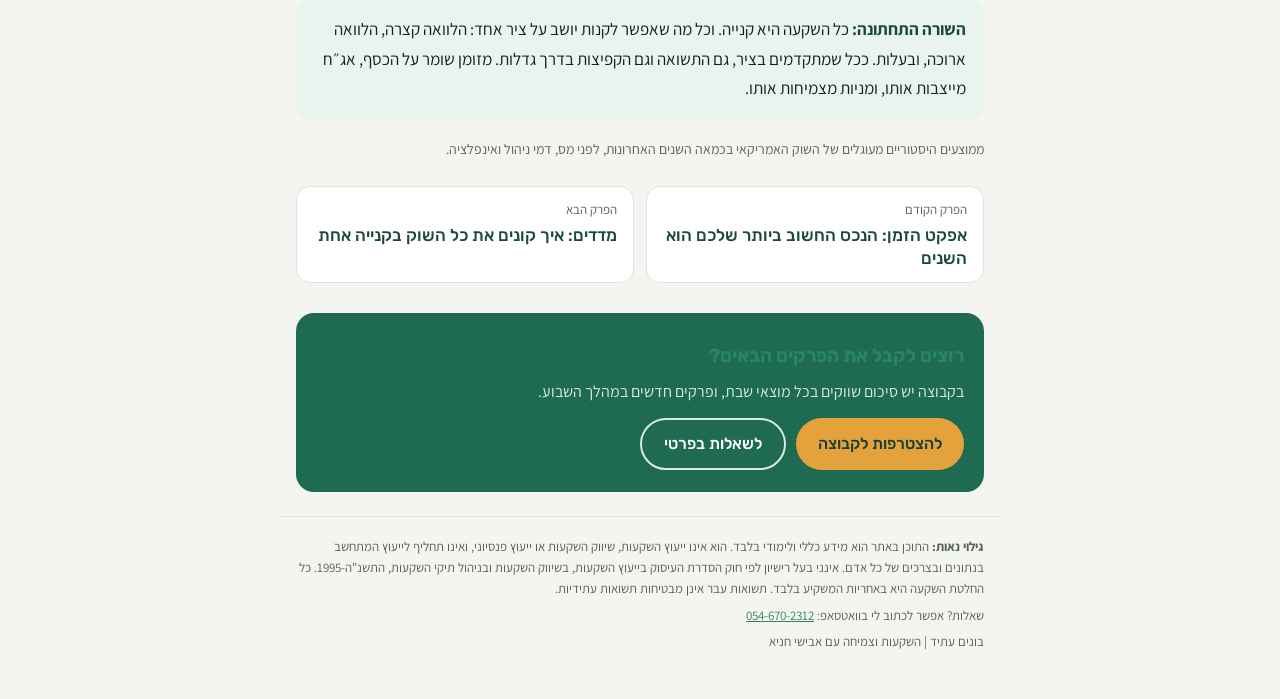
<file: posts/2-1.html>
<!doctype html>
<html lang="he" dir="rtl">
<head>
<meta charset="utf-8">
<meta name="viewport" content="width=device-width, initial-scale=1">
<title>מה בעצם קונים כשמשקיעים? | בונים עתיד</title>
<meta name="description" content="מה בעצם קונים כשמשקיעים: מזומן, אג״ח, מניות, ומדדים שמחזיקים את כל השוק.">
<meta property="og:title" content="מה בעצם קונים כשמשקיעים? | בונים עתיד">
<meta property="og:description" content="מה בעצם קונים כשמשקיעים: מזומן, אג״ח, מניות, ומדדים שמחזיקים את כל השוק.">
<!-- Google Analytics -->
<script async src="https://www.googletagmanager.com/gtag/js?id=G-WRVBG9E5QT"></script>
<script>window.dataLayer=window.dataLayer||[];function gtag(){dataLayer.push(arguments);}gtag('js',new Date());gtag('config','G-WRVBG9E5QT');</script>
<link rel="icon" href="../assets/logo.svg" type="image/svg+xml">
<link rel="preconnect" href="https://fonts.googleapis.com">
<link rel="preconnect" href="https://fonts.gstatic.com" crossorigin>
<link rel="stylesheet" href="https://fonts.googleapis.com/css2?family=Rubik:wght@500;700;800&family=Assistant:wght@400;600;700&display=swap">
<link rel="stylesheet" href="../assets/style.css">
</head>
<body>
<header class="site">
  <div class="wrap bar">
    <a class="brand" href="../index.html"><svg class="logo" viewBox="0 0 100 100" aria-hidden="true"><path d="M28 12 H72 C84 12 92 20 92 32 V54 C92 66 84 74 72 74 H44 C40 74 36.5 75.5 33.5 78.5 L23 89 C21.5 90.5 19 89.2 19.6 87.2 L22.5 76.5 C13.5 73.5 8 65 8 54 V32 C8 20 16 12 28 12 Z" fill="#FFFFFF"/><path d="M48.5 63 C47 55 48.5 49 52.5 44 C55 41 56.3 38.5 56.5 35.5" stroke="#2A8562" stroke-width="4.2" stroke-linecap="round" fill="none"/><path d="M38 64.5 Q50 60.5 62 64.5" stroke="#2A8562" stroke-width="3.6" stroke-linecap="round" fill="none"/><path d="M49.6 52.5 C44 52.5 36.5 50 32.6 42.5 C30.8 39 30.4 35.5 31.2 32.6 C38 32.4 44.6 35.6 47.9 42 C49.4 45 49.9 48.6 49.6 52.5 Z" fill="#2A8562"/><path d="M56.4 36.4 C56 30.2 58.8 24.4 64.6 21.2 C67.8 19.5 71.4 18.9 74.2 19.4 C74.7 24.2 73.2 29.2 69.2 32.6 C65.6 35.6 61 36.8 56.4 36.4 Z" fill="#E3A23B"/></svg><span><b>בונים עתיד</b><small>השקעות וצמיחה עם אבישי חניא</small></span></a>
    <nav><a href="../index.html#series">כל הפרקים</a><a class="join" href="https://chat.whatsapp.com/K5WcsUNhc2CIY9REkp1zK6?s=cl&amp;p=a&amp;mlu=4&amp;ilr=4&amp;iam=0">הצטרפות לקבוצה</a></nav>
  </div>
</header>
<section class="hero">
  <div class="wrap">
    <div class="series">סדרה 2: אפיקי השקעה · פרק 1 מתוך 2</div>
    <h1>מה בעצם קונים כשמשקיעים?</h1>
  </div>
</section>
<main class="wrap article">
<p class="lead">שלוש דרכים לתת לכסף לעבוד: לשמור אותו, להלוות אותו, או להיות שותפים.</p>
<p>נתחיל מהמילה החשובה: <strong>קונים.</strong><br>כשאתם משקיעים, אתם לא רק "מכניסים כסף". אתם <strong>קונים</strong> משהו עם הכסף: יחידות בקרן כספית, אג״ח, מניות או קרן שמחקה מדד. גם בקופת גמל ובקרן השתלמות, הכסף שאתם מפקידים קונה בשבילכם נכסים במסלול שבחרתם.<br>ולכן השאלה הראשונה היא תמיד: <strong>מה בדיוק קניתי?</strong> כמעט כל השקעה היא אחד משלושה דברים:</p>
<h2>1. מזומן: לשמור</h2>
<p>פיקדון בבנק או קרן כספית. טכנית, גם אלה הלוואות לבנק או למדינה, אבל לימים עד חודשים. לכן הערך כמעט לא זז, ואפשר למשוך מתי שרוצים.<br>הסיכוי להפסיד כמעט אפסי, אבל גם התשואה צנועה: בממוצע היסטורי כ-3%‏ בשנה, בערך כמו האינפלציה.<br>זה הבסיס של כל תיק והמקום של קרן החירום, אבל לא מה שמגדיל אותו.</p>
<h2>2. אג״ח: להלוות</h2>
<p>הלוואה למדינה או לחברה לכמה שנים. לאורך התקופה מקבלים ריבית, ובסופה את הכסף בחזרה. האג״ח נסחרת בבורסה כמו מניה, ולכן המחיר שלה משתנה במהלך הדרך. אבל מי שמחזיק אג״ח עד הסוף יודע מראש כמה יקבל, כל עוד הלווה לא פושט רגל.<br>הסיכון: שהלווה לא יחזיר, ושכשהריבית במשק עולה, מחיר האג״ח יורד.<br>בממוצע היסטורי כ-5%‏ בשנה, פי 1.5 מהמזומן. רוב השנים חיוביות, אבל יש גם שנים רעות: ב-2022 אג״ח ירדו בכ-13%.</p>
<h2>3. מניות: להיות שותפים</h2>
<p>מניה היא חלק קטן בבעלות על חברה. אתם שותפים ברווחים ובצמיחה שלה, בלי תקרה ובלי הבטחה.<br>בממוצע היסטורי כ-10%‏ בשנה, פי שלושה מהמזומן, אבל עם תנודתיות גדולה בדרך: בערך שנה אחת מכל ארבע מסתיימת בירידה.</p>
<h2>למה דווקא מניות מצמיחות את הכסף?</h2>
<p>כי הן המנוע של הכלכלה, ומי שמחזיק אותן יושב בתוך המנוע.<br>חברה מגייסת כסף ממשקיעים ובונה איתו מפעלים, מוצרים ומשרות. את הרווחים היא משקיעה שוב בצמיחה, וכך מרוויחה יותר בכל שנה: ריבית דריבית בתוך העסק.<br>הכסף שלכם במניות (או במדדים) מממן את הצמיחה הזו, ומקבל ממנה חלק.<br>ובונוס: כשהמחירים עולים, החברות מעלות מחירים, ומי שמחזיק מניות נמצא בצד שגובה את האינפלציה.</p>
<h2>מלווה מול שותף</h2>
<p>המלווה יודע מראש כמה יקבל, גם אם העסק בקושי שורד, ולכן מסתפק בתשואה נמוכה יותר.<br>השותף לא מקבל שום הבטחה: הוא מרוויח רק אם החברה מרוויחה, ולכן הרווח שלו גבוה יותר.<br>במילים אחרות: <strong>מי שלוקח יותר סיכון, מקבל יותר תשואה.</strong></p>
<p class="bottom"><strong>השורה התחתונה:</strong> כל השקעה היא קנייה. וכל מה שאפשר לקנות יושב על ציר אחד: הלוואה קצרה, הלוואה ארוכה, ובעלות. ככל שמתקדמים בציר, גם התשואה וגם הקפיצות בדרך גדלות. מזומן שומר על הכסף, אג״ח מייצבות אותו, ומניות מצמיחות אותו.</p>
<p class="note">ממוצעים היסטוריים מעוגלים של השוק האמריקאי בכמאה השנים האחרונות, לפני מס, דמי ניהול ואינפלציה.</p>

<nav class="chap"><a class="prev" href="1-2.html"><span>הפרק הקודם</span><b>אפקט הזמן: הנכס החשוב ביותר שלכם הוא השנים</b></a><a class="next" href="2-2.html"><span>הפרק הבא</span><b>מדדים: איך קונים את כל השוק בקנייה אחת</b></a></nav>
<section class="cta">
  <h3>רוצים לקבל את הפרקים הבאים?</h3>
  <p>בקבוצה יש סיכום שווקים בכל מוצאי שבת, ופרקים חדשים במהלך השבוע.</p>
  <div class="btns">
    <a class="btn p" href="https://chat.whatsapp.com/K5WcsUNhc2CIY9REkp1zK6?s=cl&amp;p=a&amp;mlu=4&amp;ilr=4&amp;iam=0">להצטרפות לקבוצה</a>
    <a class="btn s" href="https://wa.me/972546702312">לשאלות בפרטי</a>
  </div>
</section>
</main>
<footer class="site">
  <div class="wrap">
    <p><b>גילוי נאות:</b> התוכן באתר הוא מידע כללי ולימודי בלבד. הוא אינו ייעוץ השקעות, שיווק השקעות או ייעוץ פנסיוני, ואינו תחליף לייעוץ המתחשב בנתונים ובצרכים של כל אדם. אינני בעל רישיון לפי חוק הסדרת העיסוק בייעוץ השקעות, בשיווק השקעות ובניהול תיקי השקעות, התשנ"ה-1995. כל החלטת השקעה היא באחריות המשקיע בלבד. תשואות עבר אינן מבטיחות תשואות עתידיות.</p>
    <p>שאלות? אפשר לכתוב לי בוואטסאפ: <a href="https://wa.me/972546702312">054-670-2312</a></p>
    <p>בונים עתיד | השקעות וצמיחה עם אבישי חניא</p>
  </div>
</footer>
</body>
</html>
</file>
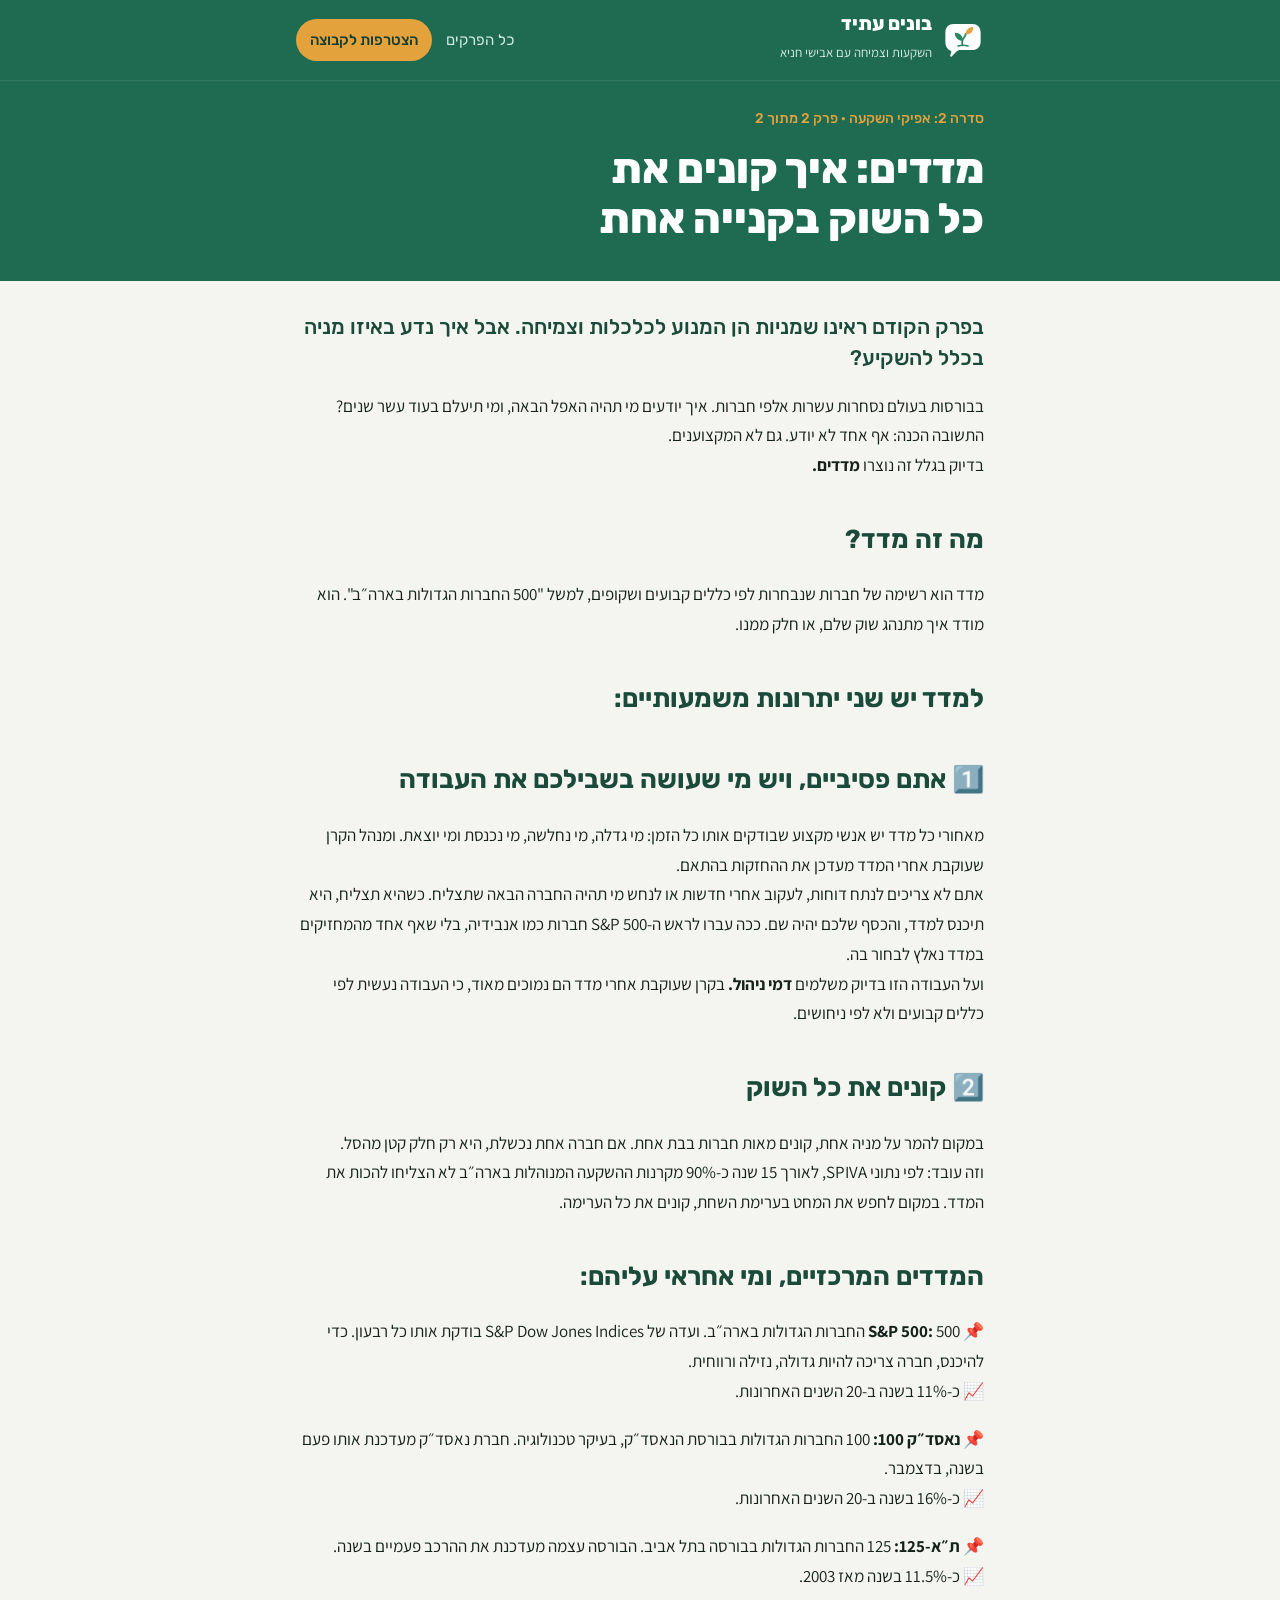
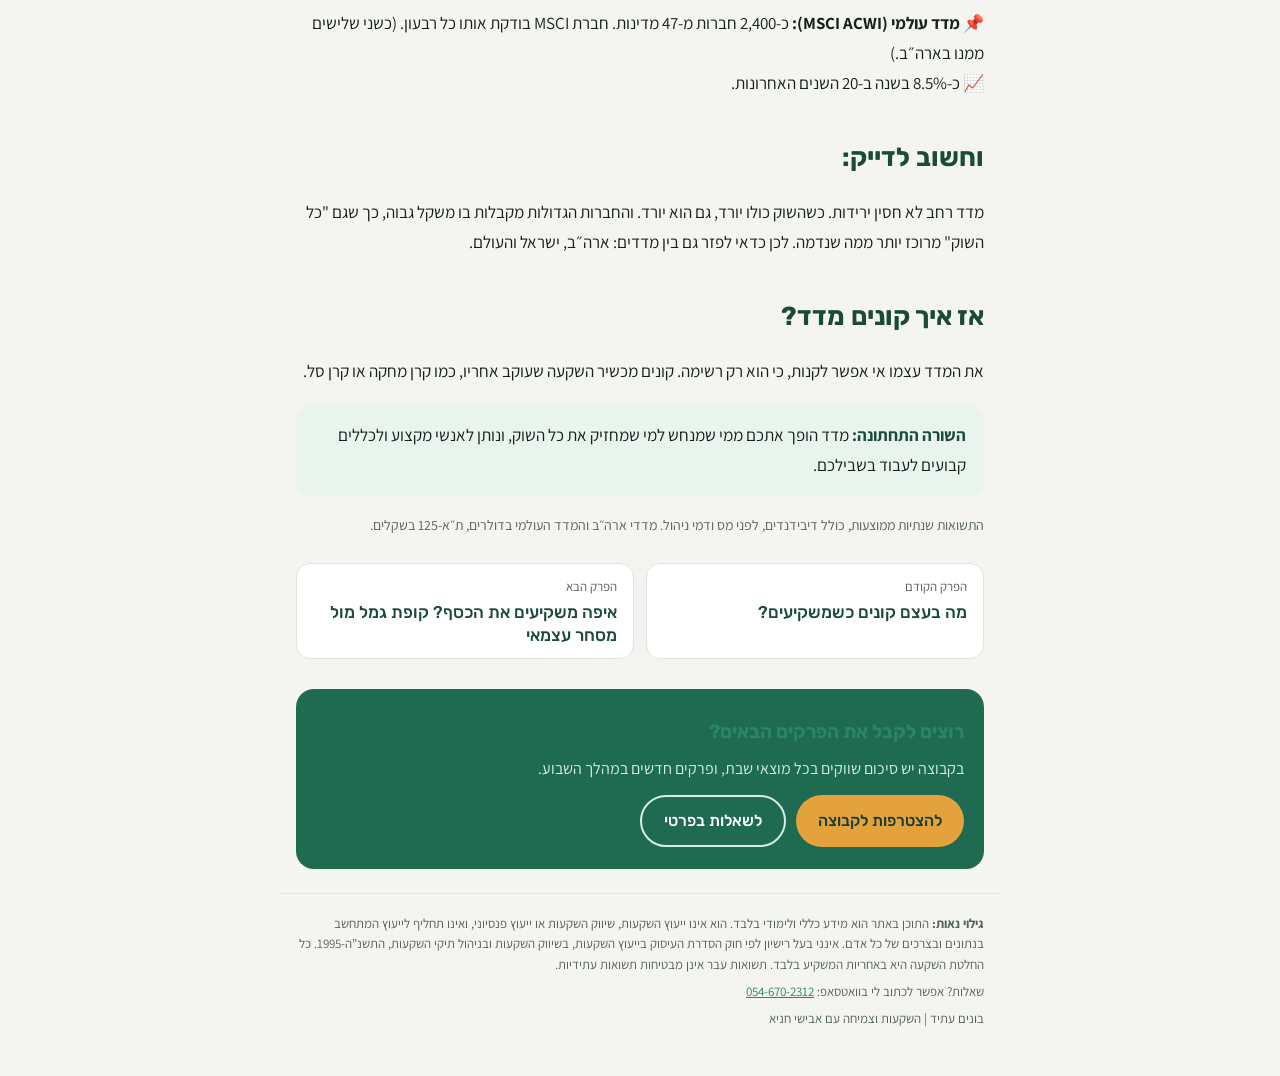
<file: posts/2-2.html>
<!doctype html>
<html lang="he" dir="rtl">
<head>
<meta charset="utf-8">
<meta name="viewport" content="width=device-width, initial-scale=1">
<title>מדדים: איך קונים את כל השוק בקנייה אחת | בונים עתיד</title>
<meta name="description" content="מה בעצם קונים כשמשקיעים: מזומן, אג״ח, מניות, ומדדים שמחזיקים את כל השוק.">
<meta property="og:title" content="מדדים: איך קונים את כל השוק בקנייה אחת | בונים עתיד">
<meta property="og:description" content="מה בעצם קונים כשמשקיעים: מזומן, אג״ח, מניות, ומדדים שמחזיקים את כל השוק.">
<!-- Google Analytics -->
<script async src="https://www.googletagmanager.com/gtag/js?id=G-WRVBG9E5QT"></script>
<script>window.dataLayer=window.dataLayer||[];function gtag(){dataLayer.push(arguments);}gtag('js',new Date());gtag('config','G-WRVBG9E5QT');</script>
<link rel="icon" href="../assets/logo.svg" type="image/svg+xml">
<link rel="preconnect" href="https://fonts.googleapis.com">
<link rel="preconnect" href="https://fonts.gstatic.com" crossorigin>
<link rel="stylesheet" href="https://fonts.googleapis.com/css2?family=Rubik:wght@500;700;800&family=Assistant:wght@400;600;700&display=swap">
<link rel="stylesheet" href="../assets/style.css">
</head>
<body>
<header class="site">
  <div class="wrap bar">
    <a class="brand" href="../index.html"><svg class="logo" viewBox="0 0 100 100" aria-hidden="true"><path d="M28 12 H72 C84 12 92 20 92 32 V54 C92 66 84 74 72 74 H44 C40 74 36.5 75.5 33.5 78.5 L23 89 C21.5 90.5 19 89.2 19.6 87.2 L22.5 76.5 C13.5 73.5 8 65 8 54 V32 C8 20 16 12 28 12 Z" fill="#FFFFFF"/><path d="M48.5 63 C47 55 48.5 49 52.5 44 C55 41 56.3 38.5 56.5 35.5" stroke="#2A8562" stroke-width="4.2" stroke-linecap="round" fill="none"/><path d="M38 64.5 Q50 60.5 62 64.5" stroke="#2A8562" stroke-width="3.6" stroke-linecap="round" fill="none"/><path d="M49.6 52.5 C44 52.5 36.5 50 32.6 42.5 C30.8 39 30.4 35.5 31.2 32.6 C38 32.4 44.6 35.6 47.9 42 C49.4 45 49.9 48.6 49.6 52.5 Z" fill="#2A8562"/><path d="M56.4 36.4 C56 30.2 58.8 24.4 64.6 21.2 C67.8 19.5 71.4 18.9 74.2 19.4 C74.7 24.2 73.2 29.2 69.2 32.6 C65.6 35.6 61 36.8 56.4 36.4 Z" fill="#E3A23B"/></svg><span><b>בונים עתיד</b><small>השקעות וצמיחה עם אבישי חניא</small></span></a>
    <nav><a href="../index.html#series">כל הפרקים</a><a class="join" href="https://chat.whatsapp.com/K5WcsUNhc2CIY9REkp1zK6?s=cl&amp;p=a&amp;mlu=4&amp;ilr=4&amp;iam=0">הצטרפות לקבוצה</a></nav>
  </div>
</header>
<section class="hero">
  <div class="wrap">
    <div class="series">סדרה 2: אפיקי השקעה · פרק 2 מתוך 2</div>
    <h1>מדדים: איך קונים את כל השוק בקנייה אחת</h1>
  </div>
</section>
<main class="wrap article">
<p class="lead">בפרק הקודם ראינו שמניות הן המנוע לכלכלות וצמיחה. אבל איך נדע באיזו מניה בכלל להשקיע?</p>
<p>בבורסות בעולם נסחרות עשרות אלפי חברות. איך יודעים מי תהיה האפל הבאה, ומי תיעלם בעוד עשר שנים? התשובה הכנה: אף אחד לא יודע. גם לא המקצוענים.<br>בדיוק בגלל זה נוצרו <strong>מדדים.</strong></p>
<h2>מה זה מדד?</h2>
<p>מדד הוא רשימה של חברות שנבחרות לפי כללים קבועים ושקופים, למשל "500 החברות הגדולות בארה״ב". הוא מודד איך מתנהג שוק שלם, או חלק ממנו.</p>
<h2>למדד יש שני יתרונות משמעותיים:</h2>
<h2>1️⃣ אתם פסיביים, ויש מי שעושה בשבילכם את העבודה</h2>
<p>מאחורי כל מדד יש אנשי מקצוע שבודקים אותו כל הזמן: מי גדלה, מי נחלשה, מי נכנסת ומי יוצאת. ומנהל הקרן שעוקבת אחרי המדד מעדכן את ההחזקות בהתאם.<br>אתם לא צריכים לנתח דוחות, לעקוב אחרי חדשות או לנחש מי תהיה החברה הבאה שתצליח. כשהיא תצליח, היא תיכנס למדד, והכסף שלכם יהיה שם. ככה עברו לראש ה-S&amp;P 500 חברות כמו אנבידיה, בלי שאף אחד מהמחזיקים במדד נאלץ לבחור בה.<br>ועל העבודה הזו בדיוק משלמים <strong>דמי ניהול.</strong> בקרן שעוקבת אחרי מדד הם נמוכים מאוד, כי העבודה נעשית לפי כללים קבועים ולא לפי ניחושים.</p>
<h2>2️⃣ קונים את כל השוק</h2>
<p>במקום להמר על מניה אחת, קונים מאות חברות בבת אחת. אם חברה אחת נכשלת, היא רק חלק קטן מהסל.<br>וזה עובד: לפי נתוני SPIVA, לאורך 15 שנה כ-90%‏ מקרנות ההשקעה המנוהלות בארה״ב לא הצליחו להכות את המדד. במקום לחפש את המחט בערימת השחת, קונים את כל הערימה.</p>
<h2>המדדים המרכזיים, ומי אחראי עליהם:</h2>
<p>📌 <strong>S&amp;P 500:</strong> 500 החברות הגדולות בארה״ב. ועדה של S&amp;P Dow Jones Indices בודקת אותו כל רבעון. כדי להיכנס, חברה צריכה להיות גדולה, נזילה ורווחית.<br>📈 כ-11%‏ בשנה ב-20 השנים האחרונות.</p>
<p>📌 <strong>נאסד״ק 100:</strong> 100 החברות הגדולות בבורסת הנאסד״ק, בעיקר טכנולוגיה. חברת נאסד״ק מעדכנת אותו פעם בשנה, בדצמבר.<br>📈 כ-16%‏ בשנה ב-20 השנים האחרונות.</p>
<p>📌 <strong>ת״א-125:</strong> 125 החברות הגדולות בבורסה בתל אביב. הבורסה עצמה מעדכנת את ההרכב פעמיים בשנה.<br>📈 כ-11.5%‏ בשנה מאז 2003.</p>
<p>📌 <strong>מדד עולמי (MSCI ACWI):</strong> כ-2,400 חברות מ-47 מדינות. חברת MSCI בודקת אותו כל רבעון. (כשני שלישים ממנו בארה״ב.)<br>📈 כ-8.5%‏ בשנה ב-20 השנים האחרונות.</p>
<h2>וחשוב לדייק:</h2>
<p>מדד רחב לא חסין ירידות. כשהשוק כולו יורד, גם הוא יורד. והחברות הגדולות מקבלות בו משקל גבוה, כך שגם "כל השוק" מרוכז יותר ממה שנדמה. לכן כדאי לפזר גם בין מדדים: ארה״ב, ישראל והעולם.</p>
<h2>אז איך קונים מדד?</h2>
<p>את המדד עצמו אי אפשר לקנות, כי הוא רק רשימה. קונים מכשיר השקעה שעוקב אחריו, כמו קרן מחקה או קרן סל.</p>
<p class="bottom"><strong>השורה התחתונה:</strong> מדד הופך אתכם ממי שמנחש למי שמחזיק את כל השוק, ונותן לאנשי מקצוע ולכללים קבועים לעבוד בשבילכם.</p>
<p class="note">התשואות שנתיות ממוצעות, כולל דיבידנדים, לפני מס ודמי ניהול. מדדי ארה״ב והמדד העולמי בדולרים, ת״א-125 בשקלים.</p>

<nav class="chap"><a class="prev" href="2-1.html"><span>הפרק הקודם</span><b>מה בעצם קונים כשמשקיעים?</b></a><a class="next" href="3-1.html"><span>הפרק הבא</span><b>איפה משקיעים את הכסף? קופת גמל מול מסחר עצמאי</b></a></nav>
<section class="cta">
  <h3>רוצים לקבל את הפרקים הבאים?</h3>
  <p>בקבוצה יש סיכום שווקים בכל מוצאי שבת, ופרקים חדשים במהלך השבוע.</p>
  <div class="btns">
    <a class="btn p" href="https://chat.whatsapp.com/K5WcsUNhc2CIY9REkp1zK6?s=cl&amp;p=a&amp;mlu=4&amp;ilr=4&amp;iam=0">להצטרפות לקבוצה</a>
    <a class="btn s" href="https://wa.me/972546702312">לשאלות בפרטי</a>
  </div>
</section>
</main>
<footer class="site">
  <div class="wrap">
    <p><b>גילוי נאות:</b> התוכן באתר הוא מידע כללי ולימודי בלבד. הוא אינו ייעוץ השקעות, שיווק השקעות או ייעוץ פנסיוני, ואינו תחליף לייעוץ המתחשב בנתונים ובצרכים של כל אדם. אינני בעל רישיון לפי חוק הסדרת העיסוק בייעוץ השקעות, בשיווק השקעות ובניהול תיקי השקעות, התשנ"ה-1995. כל החלטת השקעה היא באחריות המשקיע בלבד. תשואות עבר אינן מבטיחות תשואות עתידיות.</p>
    <p>שאלות? אפשר לכתוב לי בוואטסאפ: <a href="https://wa.me/972546702312">054-670-2312</a></p>
    <p>בונים עתיד | השקעות וצמיחה עם אבישי חניא</p>
  </div>
</footer>
</body>
</html>
</file>
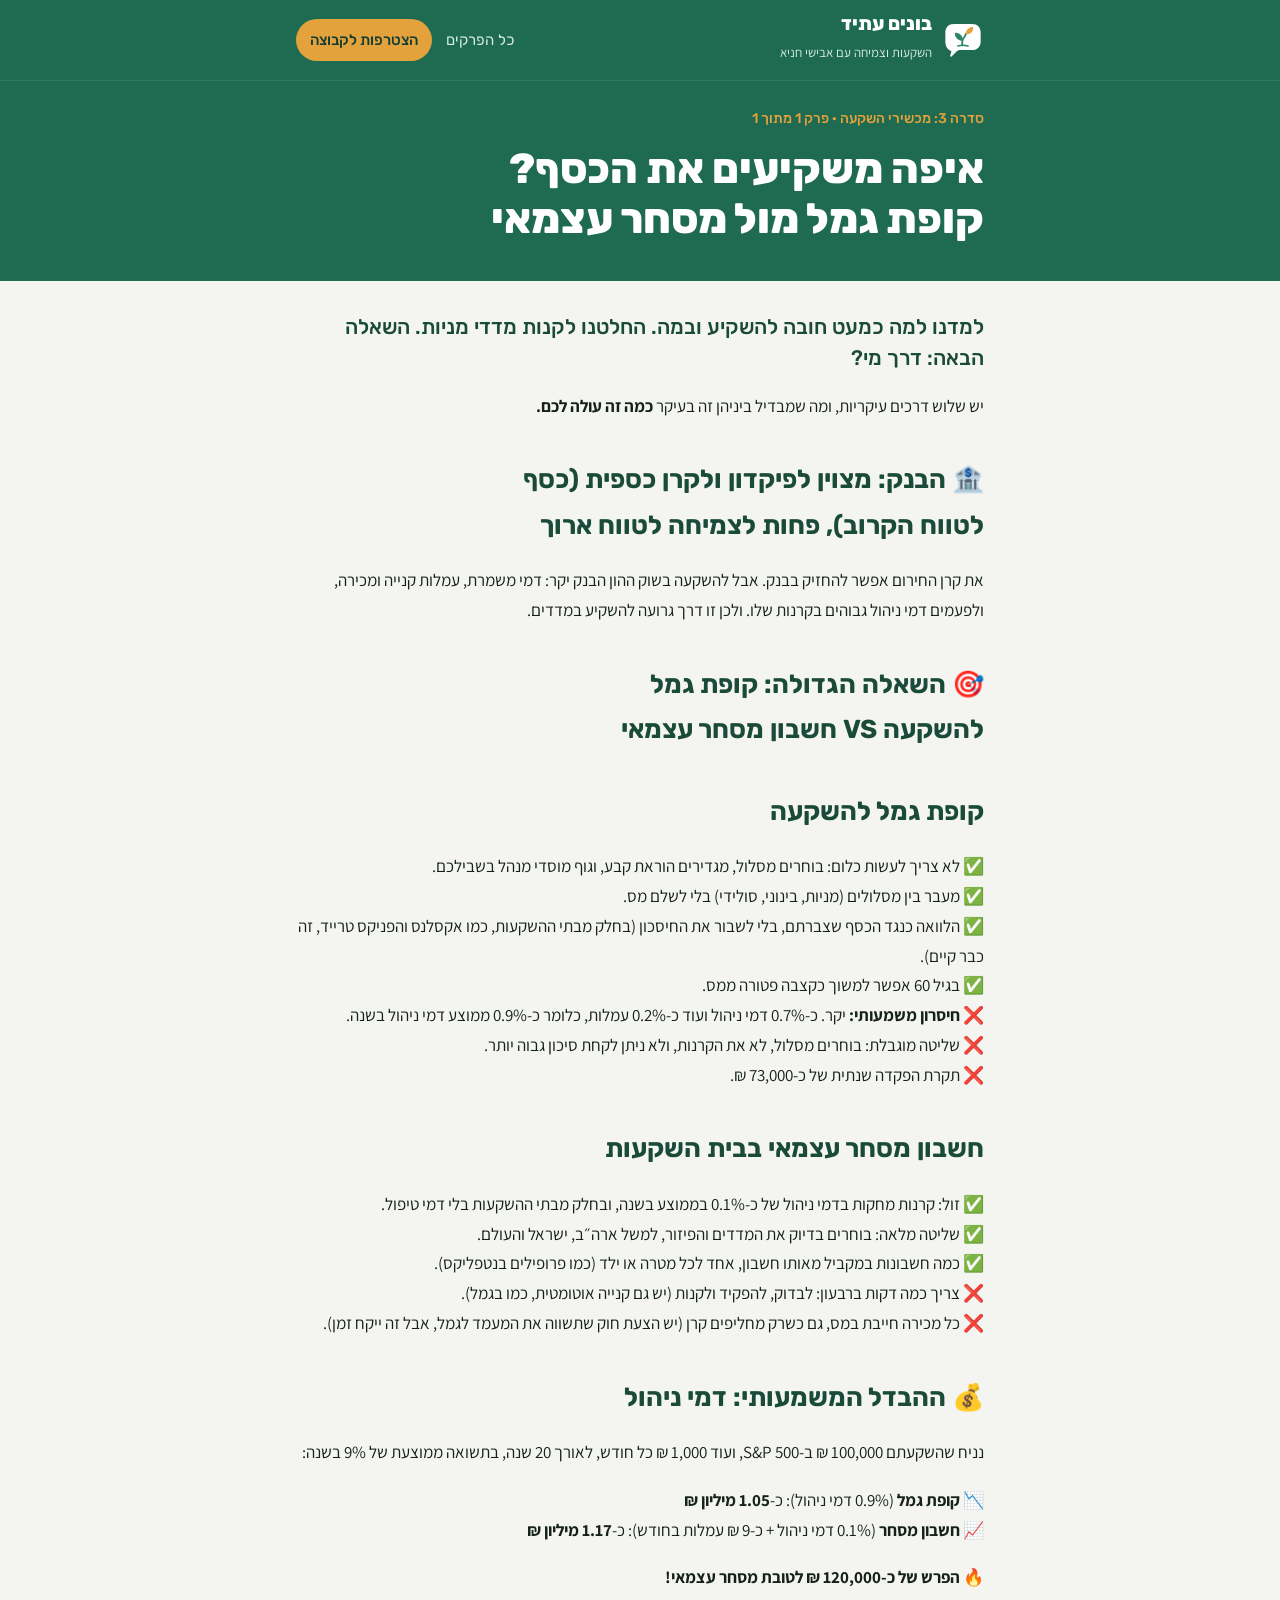
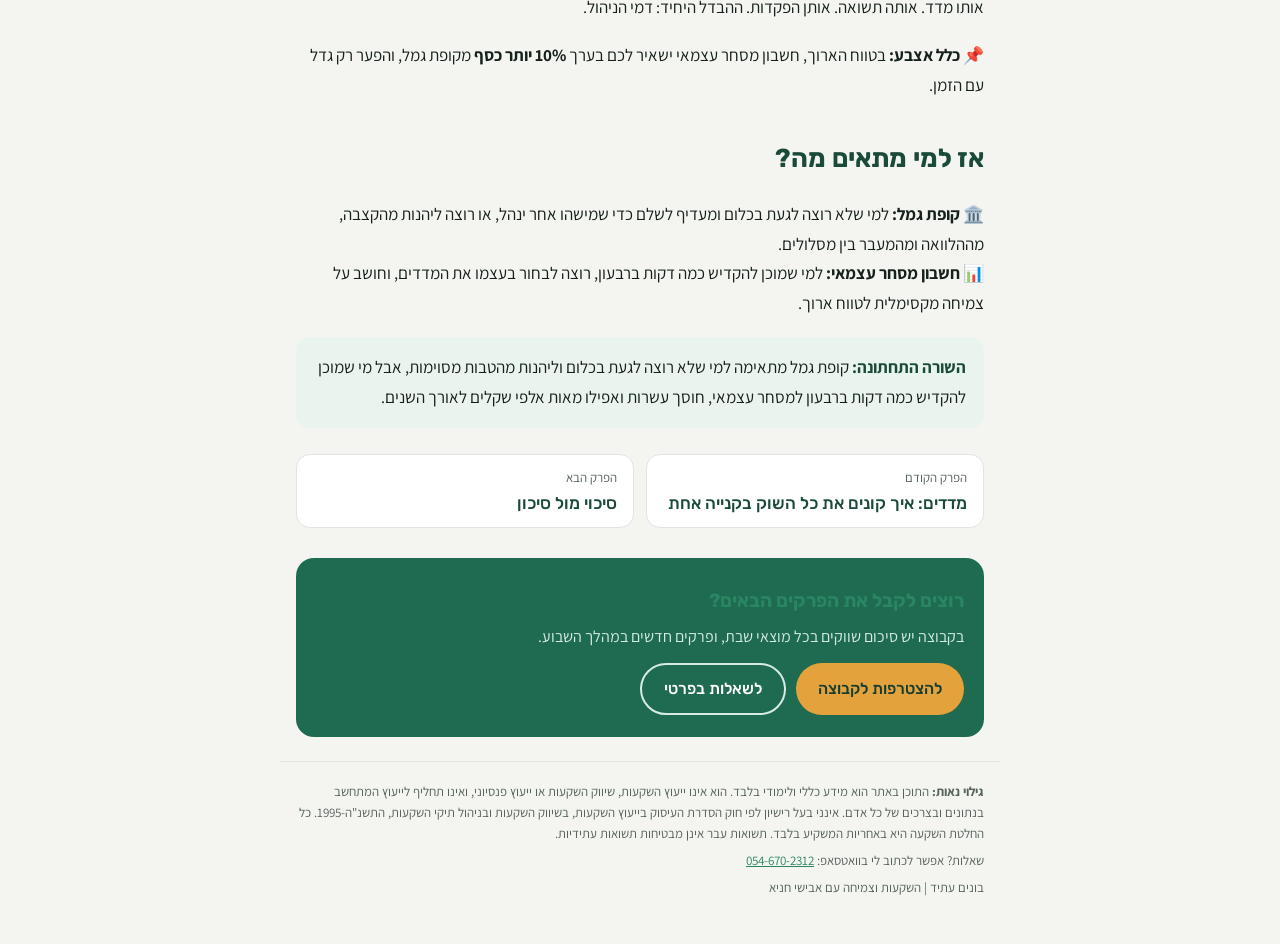
<file: posts/3-1.html>
<!doctype html>
<html lang="he" dir="rtl">
<head>
<meta charset="utf-8">
<meta name="viewport" content="width=device-width, initial-scale=1">
<title>איפה משקיעים את הכסף? קופת גמל מול מסחר עצמאי | בונים עתיד</title>
<meta name="description" content="בנק, קופת גמל או חשבון מסחר עצמאי: דרך מי קונים, וכמה זה עולה לכם.">
<meta property="og:title" content="איפה משקיעים את הכסף? קופת גמל מול מסחר עצמאי | בונים עתיד">
<meta property="og:description" content="בנק, קופת גמל או חשבון מסחר עצמאי: דרך מי קונים, וכמה זה עולה לכם.">
<!-- Google Analytics -->
<script async src="https://www.googletagmanager.com/gtag/js?id=G-WRVBG9E5QT"></script>
<script>window.dataLayer=window.dataLayer||[];function gtag(){dataLayer.push(arguments);}gtag('js',new Date());gtag('config','G-WRVBG9E5QT');</script>
<link rel="icon" href="../assets/logo.svg" type="image/svg+xml">
<link rel="preconnect" href="https://fonts.googleapis.com">
<link rel="preconnect" href="https://fonts.gstatic.com" crossorigin>
<link rel="stylesheet" href="https://fonts.googleapis.com/css2?family=Rubik:wght@500;700;800&family=Assistant:wght@400;600;700&display=swap">
<link rel="stylesheet" href="../assets/style.css">
</head>
<body>
<header class="site">
  <div class="wrap bar">
    <a class="brand" href="../index.html"><svg class="logo" viewBox="0 0 100 100" aria-hidden="true"><path d="M28 12 H72 C84 12 92 20 92 32 V54 C92 66 84 74 72 74 H44 C40 74 36.5 75.5 33.5 78.5 L23 89 C21.5 90.5 19 89.2 19.6 87.2 L22.5 76.5 C13.5 73.5 8 65 8 54 V32 C8 20 16 12 28 12 Z" fill="#FFFFFF"/><path d="M48.5 63 C47 55 48.5 49 52.5 44 C55 41 56.3 38.5 56.5 35.5" stroke="#2A8562" stroke-width="4.2" stroke-linecap="round" fill="none"/><path d="M38 64.5 Q50 60.5 62 64.5" stroke="#2A8562" stroke-width="3.6" stroke-linecap="round" fill="none"/><path d="M49.6 52.5 C44 52.5 36.5 50 32.6 42.5 C30.8 39 30.4 35.5 31.2 32.6 C38 32.4 44.6 35.6 47.9 42 C49.4 45 49.9 48.6 49.6 52.5 Z" fill="#2A8562"/><path d="M56.4 36.4 C56 30.2 58.8 24.4 64.6 21.2 C67.8 19.5 71.4 18.9 74.2 19.4 C74.7 24.2 73.2 29.2 69.2 32.6 C65.6 35.6 61 36.8 56.4 36.4 Z" fill="#E3A23B"/></svg><span><b>בונים עתיד</b><small>השקעות וצמיחה עם אבישי חניא</small></span></a>
    <nav><a href="../index.html#series">כל הפרקים</a><a class="join" href="https://chat.whatsapp.com/K5WcsUNhc2CIY9REkp1zK6?s=cl&amp;p=a&amp;mlu=4&amp;ilr=4&amp;iam=0">הצטרפות לקבוצה</a></nav>
  </div>
</header>
<section class="hero">
  <div class="wrap">
    <div class="series">סדרה 3: מכשירי השקעה · פרק 1 מתוך 1</div>
    <h1>איפה משקיעים את הכסף? קופת גמל מול מסחר עצמאי</h1>
  </div>
</section>
<main class="wrap article">
<p class="lead">למדנו למה כמעט חובה להשקיע ובמה. החלטנו לקנות מדדי מניות. השאלה הבאה: דרך מי?</p>
<p>יש שלוש דרכים עיקריות, ומה שמבדיל ביניהן זה בעיקר <strong>כמה זה עולה לכם.</strong></p>
<h2>🏦 הבנק: מצוין לפיקדון ולקרן כספית (כסף לטווח הקרוב), פחות לצמיחה לטווח ארוך</h2>
<p>את קרן החירום אפשר להחזיק בבנק. אבל להשקעה בשוק ההון הבנק יקר: דמי משמרת, עמלות קנייה ומכירה, ולפעמים דמי ניהול גבוהים בקרנות שלו. ולכן זו דרך גרועה להשקיע במדדים.</p>
<h2>🎯 השאלה הגדולה: קופת גמל להשקעה VS חשבון מסחר עצמאי</h2>
<h2>קופת גמל להשקעה</h2>
<p>✅ לא צריך לעשות כלום: בוחרים מסלול, מגדירים הוראת קבע, וגוף מוסדי מנהל בשבילכם.<br>✅ מעבר בין מסלולים (מניות, בינוני, סולידי) בלי לשלם מס.<br>✅ הלוואה כנגד הכסף שצברתם, בלי לשבור את החיסכון (בחלק מבתי ההשקעות, כמו אקסלנס והפניקס טרייד, זה כבר קיים).<br>✅ בגיל 60 אפשר למשוך כקצבה פטורה ממס.<br>❌ <strong>חיסרון משמעותי:</strong> יקר. כ-0.7%‏ דמי ניהול ועוד כ-0.2%‏ עמלות, כלומר כ-0.9%‏ ממוצע דמי ניהול בשנה.<br>❌ שליטה מוגבלת: בוחרים מסלול, לא את הקרנות, ולא ניתן לקחת סיכון גבוה יותר.<br>❌ תקרת הפקדה שנתית של כ-73,000 ₪.</p>
<h2>חשבון מסחר עצמאי בבית השקעות</h2>
<p>✅ זול: קרנות מחקות בדמי ניהול של כ-0.1%‏ בממוצע בשנה, ובחלק מבתי ההשקעות בלי דמי טיפול.<br>✅ שליטה מלאה: בוחרים בדיוק את המדדים והפיזור, למשל ארה״ב, ישראל והעולם.<br>✅ כמה חשבונות במקביל מאותו חשבון, אחד לכל מטרה או ילד (כמו פרופילים בנטפליקס).<br>❌ צריך כמה דקות ברבעון: לבדוק, להפקיד ולקנות (יש גם קנייה אוטומטית, כמו בגמל).<br>❌ כל מכירה חייבת במס, גם כשרק מחליפים קרן (יש הצעת חוק שתשווה את המעמד לגמל, אבל זה ייקח זמן).</p>
<h2>💰 ההבדל המשמעותי: דמי ניהול</h2>
<p>נניח שהשקעתם 100,000 ₪ ב-S&amp;P 500, ועוד 1,000 ₪ כל חודש, לאורך 20 שנה, בתשואה ממוצעת של 9%‏ בשנה:</p>
<p>📉 <strong>קופת גמל</strong> (0.9%‏ דמי ניהול): כ-<strong>1.05 מיליון ₪</strong><br>📈 <strong>חשבון מסחר</strong> (0.1%‏ דמי ניהול + כ-9 ₪ עמלות בחודש): כ-<strong>1.17 מיליון ₪</strong></p>
<p>🔥 <strong>הפרש של כ-120,000 ₪ לטובת מסחר עצמאי!</strong><br>אותו מדד. אותה תשואה. אותן הפקדות. ההבדל היחיד: דמי הניהול.</p>
<p>📌 <strong>כלל אצבע:</strong> בטווח הארוך, חשבון מסחר עצמאי ישאיר לכם בערך <strong>10%‏ יותר כסף</strong> מקופת גמל, והפער רק גדל עם הזמן.</p>
<h2>אז למי מתאים מה?</h2>
<p>🏛️ <strong>קופת גמל:</strong> למי שלא רוצה לגעת בכלום ומעדיף לשלם כדי שמישהו אחר ינהל, או רוצה ליהנות מהקצבה, מההלוואה ומהמעבר בין מסלולים.<br>📊 <strong>חשבון מסחר עצמאי:</strong> למי שמוכן להקדיש כמה דקות ברבעון, רוצה לבחור בעצמו את המדדים, וחושב על צמיחה מקסימלית לטווח ארוך.</p>
<p class="bottom"><strong>השורה התחתונה:</strong> קופת גמל מתאימה למי שלא רוצה לגעת בכלום וליהנות מהטבות מסוימות, אבל מי שמוכן להקדיש כמה דקות ברבעון למסחר עצמאי, חוסך עשרות ואפילו מאות אלפי שקלים לאורך השנים.</p>

<nav class="chap"><a class="prev" href="2-2.html"><span>הפרק הקודם</span><b>מדדים: איך קונים את כל השוק בקנייה אחת</b></a><a class="next" href="4-1.html"><span>הפרק הבא</span><b>סיכוי מול סיכון</b></a></nav>
<section class="cta">
  <h3>רוצים לקבל את הפרקים הבאים?</h3>
  <p>בקבוצה יש סיכום שווקים בכל מוצאי שבת, ופרקים חדשים במהלך השבוע.</p>
  <div class="btns">
    <a class="btn p" href="https://chat.whatsapp.com/K5WcsUNhc2CIY9REkp1zK6?s=cl&amp;p=a&amp;mlu=4&amp;ilr=4&amp;iam=0">להצטרפות לקבוצה</a>
    <a class="btn s" href="https://wa.me/972546702312">לשאלות בפרטי</a>
  </div>
</section>
</main>
<footer class="site">
  <div class="wrap">
    <p><b>גילוי נאות:</b> התוכן באתר הוא מידע כללי ולימודי בלבד. הוא אינו ייעוץ השקעות, שיווק השקעות או ייעוץ פנסיוני, ואינו תחליף לייעוץ המתחשב בנתונים ובצרכים של כל אדם. אינני בעל רישיון לפי חוק הסדרת העיסוק בייעוץ השקעות, בשיווק השקעות ובניהול תיקי השקעות, התשנ"ה-1995. כל החלטת השקעה היא באחריות המשקיע בלבד. תשואות עבר אינן מבטיחות תשואות עתידיות.</p>
    <p>שאלות? אפשר לכתוב לי בוואטסאפ: <a href="https://wa.me/972546702312">054-670-2312</a></p>
    <p>בונים עתיד | השקעות וצמיחה עם אבישי חניא</p>
  </div>
</footer>
</body>
</html>
</file>
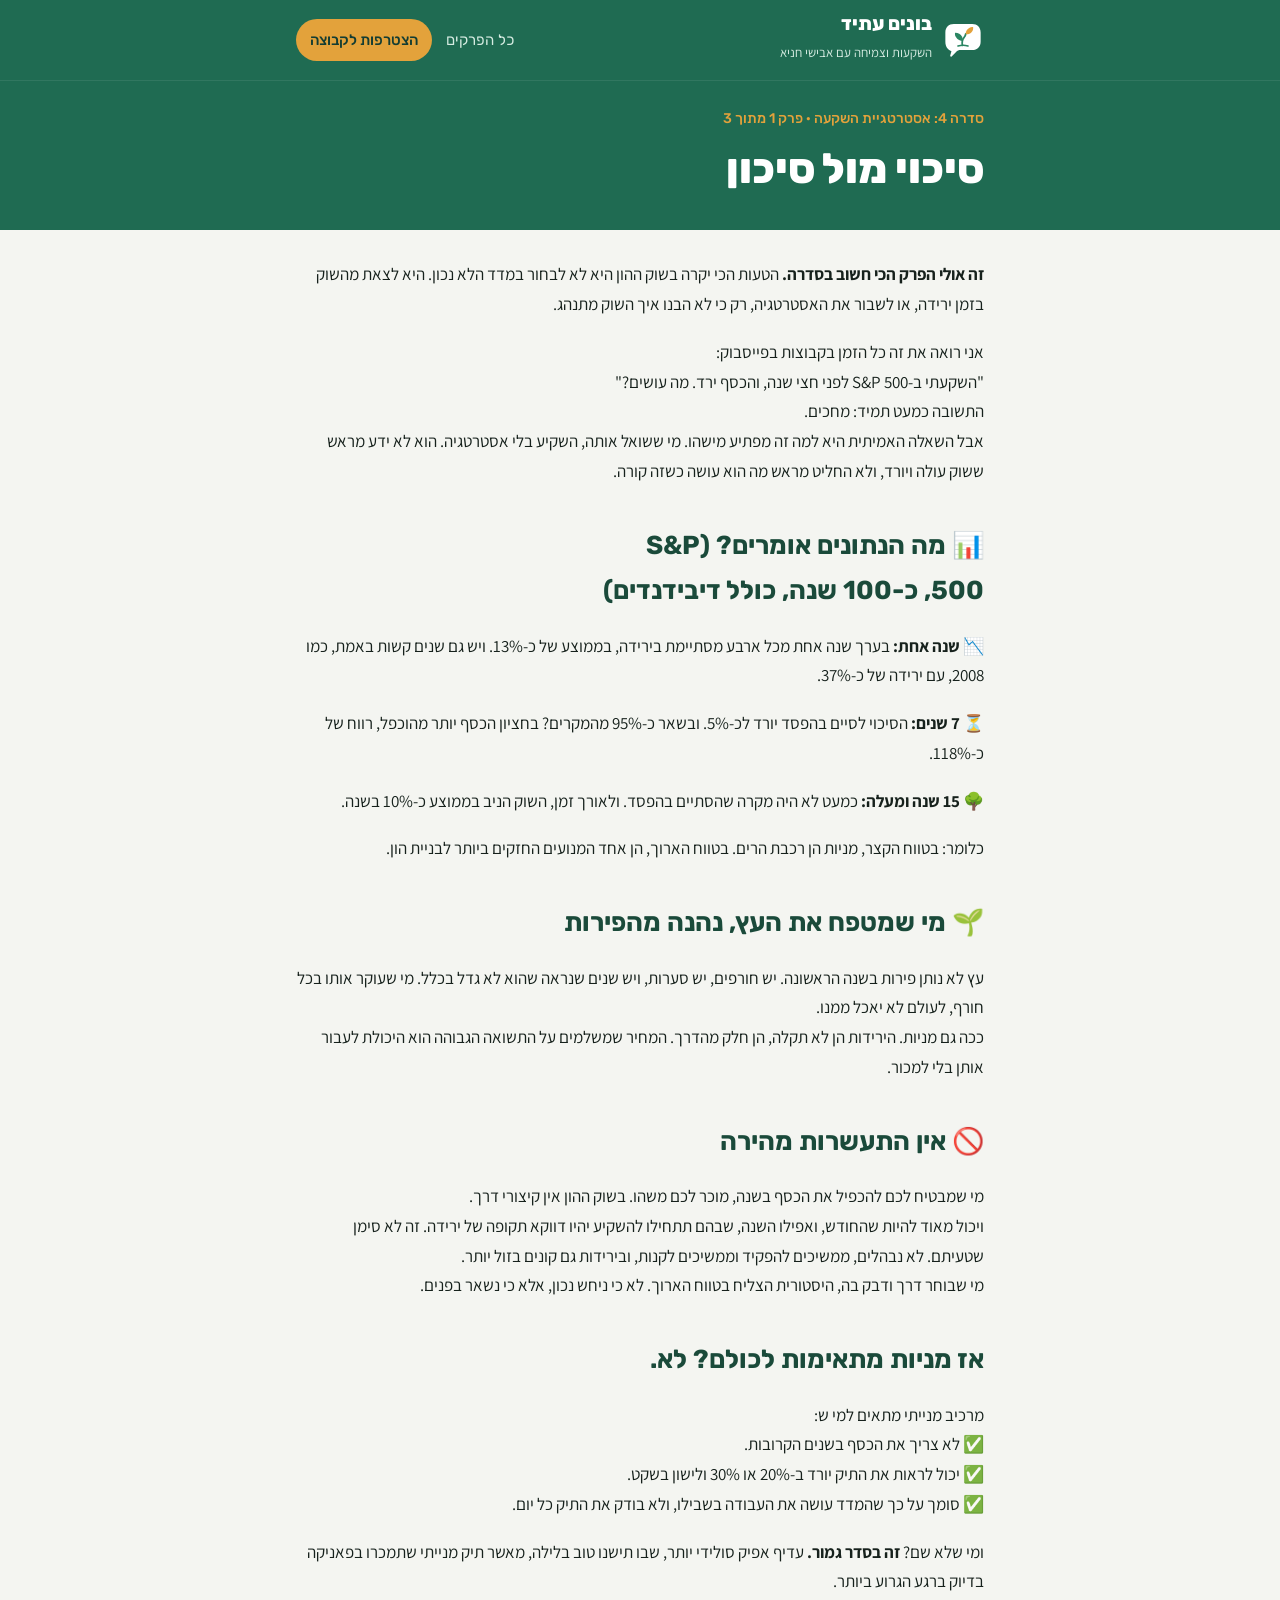
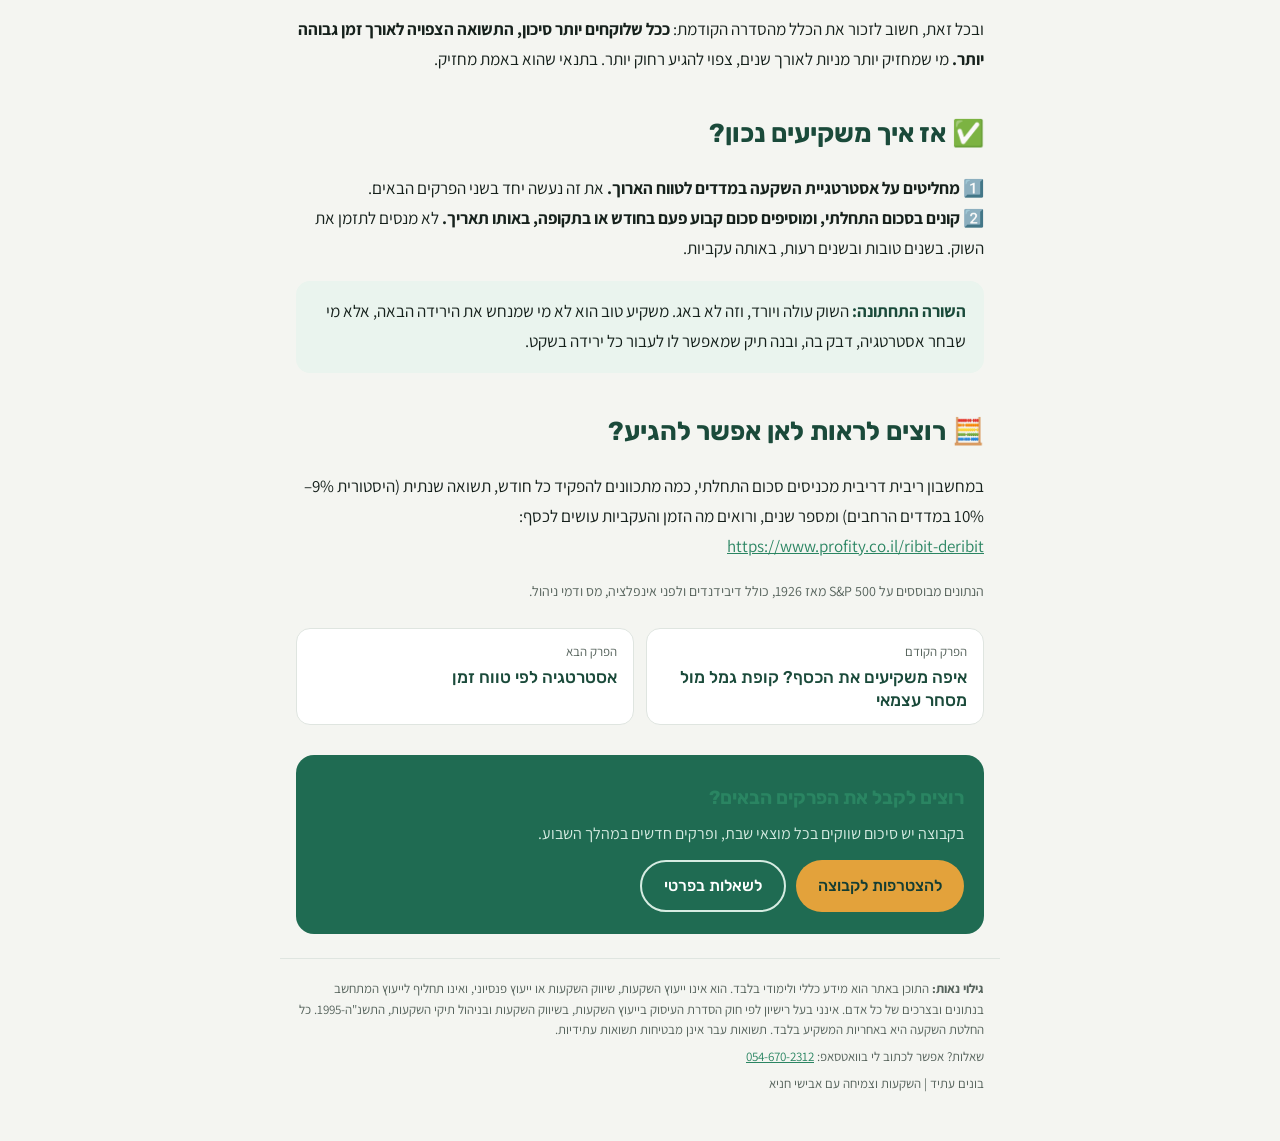
<file: posts/4-1.html>
<!doctype html>
<html lang="he" dir="rtl">
<head>
<meta charset="utf-8">
<meta name="viewport" content="width=device-width, initial-scale=1">
<title>סיכוי מול סיכון | בונים עתיד</title>
<meta name="description" content="איך השוק מתנהג, כמה זמן יש לכסף שלכם, ואיך נראה תיק השקעות בפועל.">
<meta property="og:title" content="סיכוי מול סיכון | בונים עתיד">
<meta property="og:description" content="איך השוק מתנהג, כמה זמן יש לכסף שלכם, ואיך נראה תיק השקעות בפועל.">
<!-- Google Analytics -->
<script async src="https://www.googletagmanager.com/gtag/js?id=G-WRVBG9E5QT"></script>
<script>window.dataLayer=window.dataLayer||[];function gtag(){dataLayer.push(arguments);}gtag('js',new Date());gtag('config','G-WRVBG9E5QT');</script>
<link rel="icon" href="../assets/logo.svg" type="image/svg+xml">
<link rel="preconnect" href="https://fonts.googleapis.com">
<link rel="preconnect" href="https://fonts.gstatic.com" crossorigin>
<link rel="stylesheet" href="https://fonts.googleapis.com/css2?family=Rubik:wght@500;700;800&family=Assistant:wght@400;600;700&display=swap">
<link rel="stylesheet" href="../assets/style.css">
</head>
<body>
<header class="site">
  <div class="wrap bar">
    <a class="brand" href="../index.html"><svg class="logo" viewBox="0 0 100 100" aria-hidden="true"><path d="M28 12 H72 C84 12 92 20 92 32 V54 C92 66 84 74 72 74 H44 C40 74 36.5 75.5 33.5 78.5 L23 89 C21.5 90.5 19 89.2 19.6 87.2 L22.5 76.5 C13.5 73.5 8 65 8 54 V32 C8 20 16 12 28 12 Z" fill="#FFFFFF"/><path d="M48.5 63 C47 55 48.5 49 52.5 44 C55 41 56.3 38.5 56.5 35.5" stroke="#2A8562" stroke-width="4.2" stroke-linecap="round" fill="none"/><path d="M38 64.5 Q50 60.5 62 64.5" stroke="#2A8562" stroke-width="3.6" stroke-linecap="round" fill="none"/><path d="M49.6 52.5 C44 52.5 36.5 50 32.6 42.5 C30.8 39 30.4 35.5 31.2 32.6 C38 32.4 44.6 35.6 47.9 42 C49.4 45 49.9 48.6 49.6 52.5 Z" fill="#2A8562"/><path d="M56.4 36.4 C56 30.2 58.8 24.4 64.6 21.2 C67.8 19.5 71.4 18.9 74.2 19.4 C74.7 24.2 73.2 29.2 69.2 32.6 C65.6 35.6 61 36.8 56.4 36.4 Z" fill="#E3A23B"/></svg><span><b>בונים עתיד</b><small>השקעות וצמיחה עם אבישי חניא</small></span></a>
    <nav><a href="../index.html#series">כל הפרקים</a><a class="join" href="https://chat.whatsapp.com/K5WcsUNhc2CIY9REkp1zK6?s=cl&amp;p=a&amp;mlu=4&amp;ilr=4&amp;iam=0">הצטרפות לקבוצה</a></nav>
  </div>
</header>
<section class="hero">
  <div class="wrap">
    <div class="series">סדרה 4: אסטרטגיית השקעה · פרק 1 מתוך 3</div>
    <h1>סיכוי מול סיכון</h1>
  </div>
</section>
<main class="wrap article">
<p><strong>זה אולי הפרק הכי חשוב בסדרה.</strong> הטעות הכי יקרה בשוק ההון היא לא לבחור במדד הלא נכון. היא לצאת מהשוק בזמן ירידה, או לשבור את האסטרטגיה, רק כי לא הבנו איך השוק מתנהג.</p>
<p>אני רואה את זה כל הזמן בקבוצות בפייסבוק:<br>"השקעתי ב-S&amp;P 500 לפני חצי שנה, והכסף ירד. מה עושים?"<br>התשובה כמעט תמיד: מחכים.<br>אבל השאלה האמיתית היא למה זה מפתיע מישהו. מי ששואל אותה, השקיע בלי אסטרטגיה. הוא לא ידע מראש ששוק עולה ויורד, ולא החליט מראש מה הוא עושה כשזה קורה.</p>
<h2>📊 מה הנתונים אומרים? (S&amp;P 500, כ-100 שנה, כולל דיבידנדים)</h2>
<p>📉 <strong>שנה אחת:</strong> בערך שנה אחת מכל ארבע מסתיימת בירידה, בממוצע של כ-13%. ויש גם שנים קשות באמת, כמו 2008, עם ירידה של כ-37%.</p>
<p>⏳ <strong>7 שנים:</strong> הסיכוי לסיים בהפסד יורד לכ-5%. ובשאר כ-95%‏ מהמקרים? בחציון הכסף יותר מהוכפל, רווח של כ-118%.</p>
<p>🌳 <strong>15 שנה ומעלה:</strong> כמעט לא היה מקרה שהסתיים בהפסד. ולאורך זמן, השוק הניב בממוצע כ-10%‏ בשנה.</p>
<p>כלומר: בטווח הקצר, מניות הן רכבת הרים. בטווח הארוך, הן אחד המנועים החזקים ביותר לבניית הון.</p>
<h2>🌱 מי שמטפח את העץ, נהנה מהפירות</h2>
<p>עץ לא נותן פירות בשנה הראשונה. יש חורפים, יש סערות, ויש שנים שנראה שהוא לא גדל בכלל. מי שעוקר אותו בכל חורף, לעולם לא יאכל ממנו.<br>ככה גם מניות. הירידות הן לא תקלה, הן חלק מהדרך. המחיר שמשלמים על התשואה הגבוהה הוא היכולת לעבור אותן בלי למכור.</p>
<h2>🚫 אין התעשרות מהירה</h2>
<p>מי שמבטיח לכם להכפיל את הכסף בשנה, מוכר לכם משהו. בשוק ההון אין קיצורי דרך.<br>ויכול מאוד להיות שהחודש, ואפילו השנה, שבהם תתחילו להשקיע יהיו דווקא תקופה של ירידה. זה לא סימן שטעיתם. לא נבהלים, ממשיכים להפקיד וממשיכים לקנות, ובירידות גם קונים בזול יותר.<br>מי שבוחר דרך ודבק בה, היסטורית הצליח בטווח הארוך. לא כי ניחש נכון, אלא כי נשאר בפנים.</p>
<h2>אז מניות מתאימות לכולם? לא.</h2>
<p>מרכיב מנייתי מתאים למי ש:<br>✅ לא צריך את הכסף בשנים הקרובות.<br>✅ יכול לראות את התיק יורד ב-20%‏ או 30%‏ ולישון בשקט.<br>✅ סומך על כך שהמדד עושה את העבודה בשבילו, ולא בודק את התיק כל יום.</p>
<p>ומי שלא שם? <strong>זה בסדר גמור.</strong> עדיף אפיק סולידי יותר, שבו תישנו טוב בלילה, מאשר תיק מנייתי שתמכרו בפאניקה בדיוק ברגע הגרוע ביותר.</p>
<p>ובכל זאת, חשוב לזכור את הכלל מהסדרה הקודמת: <strong>ככל שלוקחים יותר סיכון, התשואה הצפויה לאורך זמן גבוהה יותר.</strong> מי שמחזיק יותר מניות לאורך שנים, צפוי להגיע רחוק יותר. בתנאי שהוא באמת מחזיק.</p>
<h2>✅ אז איך משקיעים נכון?</h2>
<p>1️⃣ <strong>מחליטים על אסטרטגיית השקעה במדדים לטווח הארוך.</strong> את זה נעשה יחד בשני הפרקים הבאים.<br>2️⃣ <strong>קונים בסכום התחלתי, ומוסיפים סכום קבוע פעם בחודש או בתקופה, באותו תאריך.</strong> לא מנסים לתזמן את השוק. בשנים טובות ובשנים רעות, באותה עקביות.</p>
<p class="bottom"><strong>השורה התחתונה:</strong> השוק עולה ויורד, וזה לא באג. משקיע טוב הוא לא מי שמנחש את הירידה הבאה, אלא מי שבחר אסטרטגיה, דבק בה, ובנה תיק שמאפשר לו לעבור כל ירידה בשקט.</p>
<h2>🧮 רוצים לראות לאן אפשר להגיע?</h2>
<p>במחשבון ריבית דריבית מכניסים סכום התחלתי, כמה מתכוונים להפקיד כל חודש, תשואה שנתית (היסטורית 9%–10%‏ במדדים הרחבים) ומספר שנים, ורואים מה הזמן והעקביות עושים לכסף:<br><a href="https://www.profity.co.il/ribit-deribit">https://www.profity.co.il/ribit-deribit</a></p>
<p class="note">הנתונים מבוססים על S&amp;P 500 מאז 1926, כולל דיבידנדים ולפני אינפלציה, מס ודמי ניהול.</p>

<nav class="chap"><a class="prev" href="3-1.html"><span>הפרק הקודם</span><b>איפה משקיעים את הכסף? קופת גמל מול מסחר עצמאי</b></a><a class="next" href="4-2.html"><span>הפרק הבא</span><b>אסטרטגיה לפי טווח זמן</b></a></nav>
<section class="cta">
  <h3>רוצים לקבל את הפרקים הבאים?</h3>
  <p>בקבוצה יש סיכום שווקים בכל מוצאי שבת, ופרקים חדשים במהלך השבוע.</p>
  <div class="btns">
    <a class="btn p" href="https://chat.whatsapp.com/K5WcsUNhc2CIY9REkp1zK6?s=cl&amp;p=a&amp;mlu=4&amp;ilr=4&amp;iam=0">להצטרפות לקבוצה</a>
    <a class="btn s" href="https://wa.me/972546702312">לשאלות בפרטי</a>
  </div>
</section>
</main>
<footer class="site">
  <div class="wrap">
    <p><b>גילוי נאות:</b> התוכן באתר הוא מידע כללי ולימודי בלבד. הוא אינו ייעוץ השקעות, שיווק השקעות או ייעוץ פנסיוני, ואינו תחליף לייעוץ המתחשב בנתונים ובצרכים של כל אדם. אינני בעל רישיון לפי חוק הסדרת העיסוק בייעוץ השקעות, בשיווק השקעות ובניהול תיקי השקעות, התשנ"ה-1995. כל החלטת השקעה היא באחריות המשקיע בלבד. תשואות עבר אינן מבטיחות תשואות עתידיות.</p>
    <p>שאלות? אפשר לכתוב לי בוואטסאפ: <a href="https://wa.me/972546702312">054-670-2312</a></p>
    <p>בונים עתיד | השקעות וצמיחה עם אבישי חניא</p>
  </div>
</footer>
</body>
</html>
</file>
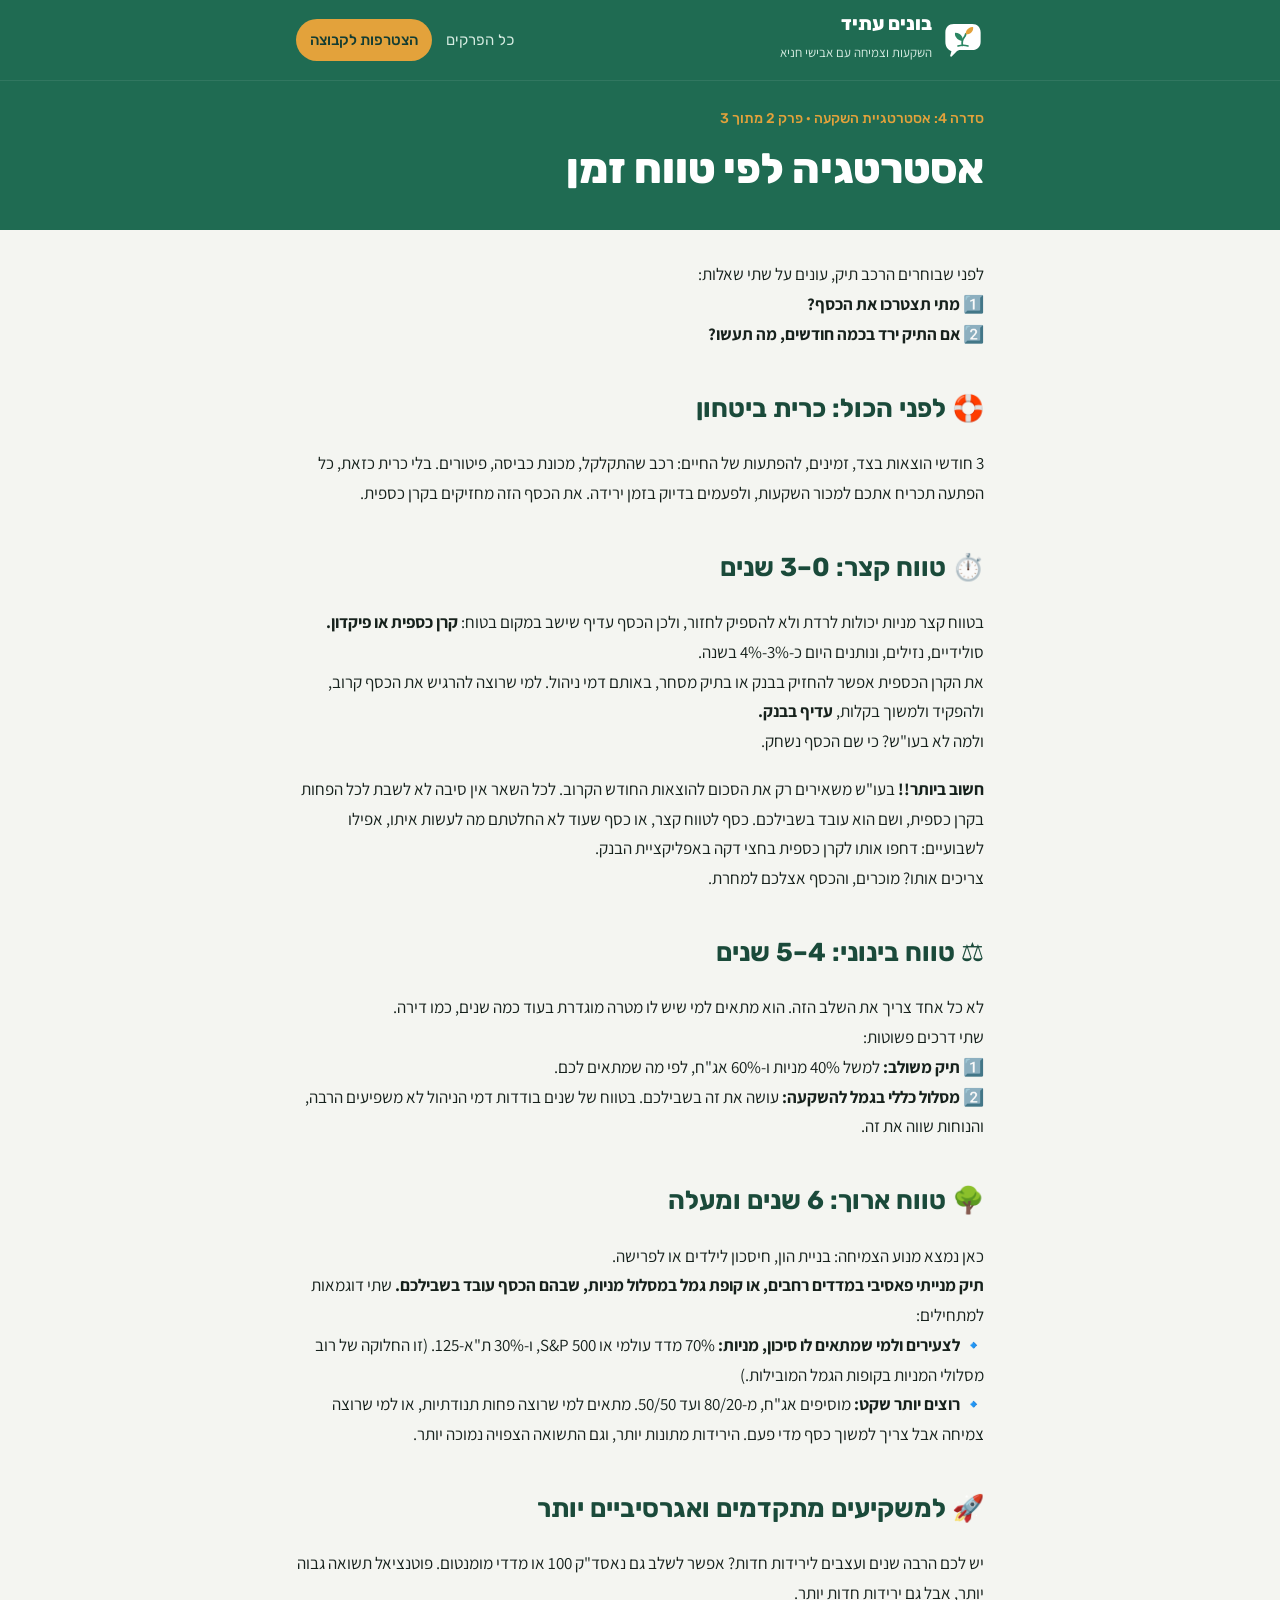
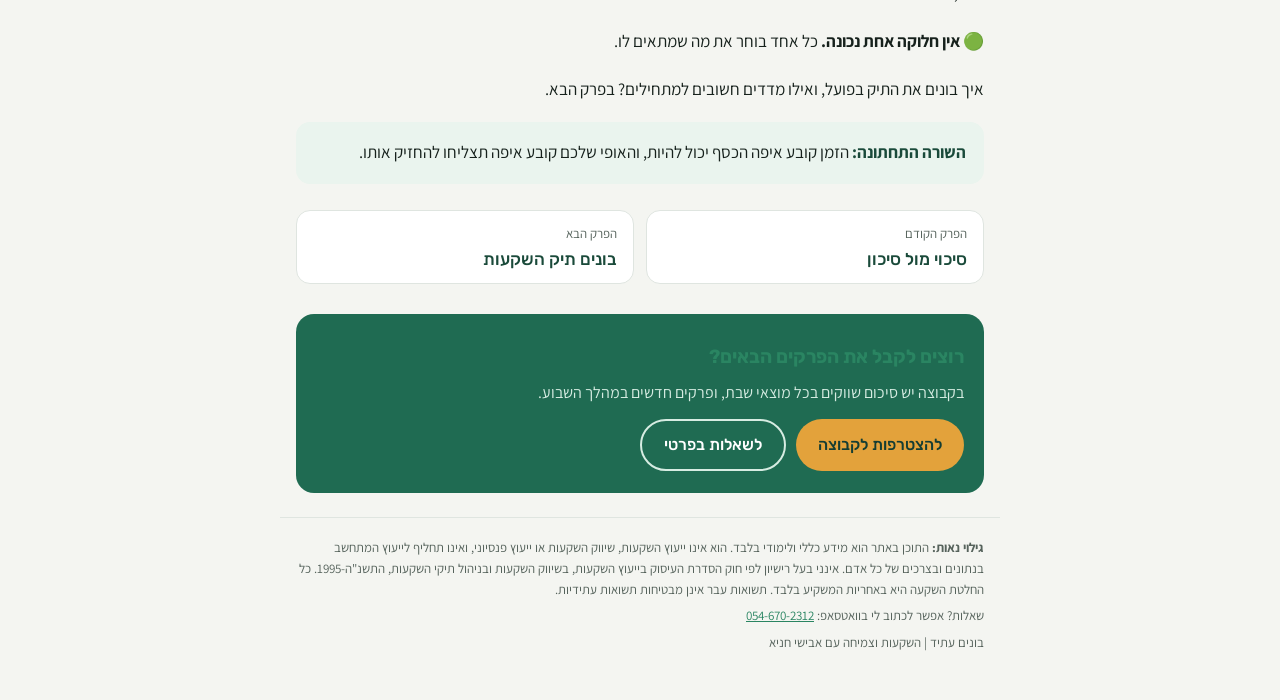
<file: posts/4-2.html>
<!doctype html>
<html lang="he" dir="rtl">
<head>
<meta charset="utf-8">
<meta name="viewport" content="width=device-width, initial-scale=1">
<title>אסטרטגיה לפי טווח זמן | בונים עתיד</title>
<meta name="description" content="איך השוק מתנהג, כמה זמן יש לכסף שלכם, ואיך נראה תיק השקעות בפועל.">
<meta property="og:title" content="אסטרטגיה לפי טווח זמן | בונים עתיד">
<meta property="og:description" content="איך השוק מתנהג, כמה זמן יש לכסף שלכם, ואיך נראה תיק השקעות בפועל.">
<!-- Google Analytics -->
<script async src="https://www.googletagmanager.com/gtag/js?id=G-WRVBG9E5QT"></script>
<script>window.dataLayer=window.dataLayer||[];function gtag(){dataLayer.push(arguments);}gtag('js',new Date());gtag('config','G-WRVBG9E5QT');</script>
<link rel="icon" href="../assets/logo.svg" type="image/svg+xml">
<link rel="preconnect" href="https://fonts.googleapis.com">
<link rel="preconnect" href="https://fonts.gstatic.com" crossorigin>
<link rel="stylesheet" href="https://fonts.googleapis.com/css2?family=Rubik:wght@500;700;800&family=Assistant:wght@400;600;700&display=swap">
<link rel="stylesheet" href="../assets/style.css">
</head>
<body>
<header class="site">
  <div class="wrap bar">
    <a class="brand" href="../index.html"><svg class="logo" viewBox="0 0 100 100" aria-hidden="true"><path d="M28 12 H72 C84 12 92 20 92 32 V54 C92 66 84 74 72 74 H44 C40 74 36.5 75.5 33.5 78.5 L23 89 C21.5 90.5 19 89.2 19.6 87.2 L22.5 76.5 C13.5 73.5 8 65 8 54 V32 C8 20 16 12 28 12 Z" fill="#FFFFFF"/><path d="M48.5 63 C47 55 48.5 49 52.5 44 C55 41 56.3 38.5 56.5 35.5" stroke="#2A8562" stroke-width="4.2" stroke-linecap="round" fill="none"/><path d="M38 64.5 Q50 60.5 62 64.5" stroke="#2A8562" stroke-width="3.6" stroke-linecap="round" fill="none"/><path d="M49.6 52.5 C44 52.5 36.5 50 32.6 42.5 C30.8 39 30.4 35.5 31.2 32.6 C38 32.4 44.6 35.6 47.9 42 C49.4 45 49.9 48.6 49.6 52.5 Z" fill="#2A8562"/><path d="M56.4 36.4 C56 30.2 58.8 24.4 64.6 21.2 C67.8 19.5 71.4 18.9 74.2 19.4 C74.7 24.2 73.2 29.2 69.2 32.6 C65.6 35.6 61 36.8 56.4 36.4 Z" fill="#E3A23B"/></svg><span><b>בונים עתיד</b><small>השקעות וצמיחה עם אבישי חניא</small></span></a>
    <nav><a href="../index.html#series">כל הפרקים</a><a class="join" href="https://chat.whatsapp.com/K5WcsUNhc2CIY9REkp1zK6?s=cl&amp;p=a&amp;mlu=4&amp;ilr=4&amp;iam=0">הצטרפות לקבוצה</a></nav>
  </div>
</header>
<section class="hero">
  <div class="wrap">
    <div class="series">סדרה 4: אסטרטגיית השקעה · פרק 2 מתוך 3</div>
    <h1>אסטרטגיה לפי טווח זמן</h1>
  </div>
</section>
<main class="wrap article">
<p>לפני שבוחרים הרכב תיק, עונים על שתי שאלות:<br>1️⃣ <strong>מתי תצטרכו את הכסף?</strong><br>2️⃣ <strong>אם התיק ירד בכמה חודשים, מה תעשו?</strong></p>
<h2>🛟 לפני הכול: כרית ביטחון</h2>
<p>3 חודשי הוצאות בצד, זמינים, להפתעות של החיים: רכב שהתקלקל, מכונת כביסה, פיטורים. בלי כרית כזאת, כל הפתעה תכריח אתכם למכור השקעות, ולפעמים בדיוק בזמן ירידה. את הכסף הזה מחזיקים בקרן כספית.</p>
<h2>⏱️ טווח קצר: 0–3 שנים</h2>
<p>בטווח קצר מניות יכולות לרדת ולא להספיק לחזור, ולכן הכסף עדיף שישב במקום בטוח: <strong>קרן כספית או פיקדון.</strong> סולידיים, נזילים, ונותנים היום כ-3%-4%‏ בשנה.<br>את הקרן הכספית אפשר להחזיק בבנק או בתיק מסחר, באותם דמי ניהול. למי שרוצה להרגיש את הכסף קרוב, ולהפקיד ולמשוך בקלות, <strong>עדיף בבנק.</strong><br>ולמה לא בעו"ש? כי שם הכסף נשחק.</p>
<p><strong>חשוב ביותר!!</strong> בעו"ש משאירים רק את הסכום להוצאות החודש הקרוב. לכל השאר אין סיבה לא לשבת לכל הפחות בקרן כספית, ושם הוא עובד בשבילכם. כסף לטווח קצר, או כסף שעוד לא החלטתם מה לעשות איתו, אפילו לשבועיים: דחפו אותו לקרן כספית בחצי דקה באפליקציית הבנק.<br>צריכים אותו? מוכרים, והכסף אצלכם למחרת.</p>
<h2>⚖️ טווח בינוני: 4–5 שנים</h2>
<p>לא כל אחד צריך את השלב הזה. הוא מתאים למי שיש לו מטרה מוגדרת בעוד כמה שנים, כמו דירה.<br>שתי דרכים פשוטות:<br>1️⃣ <strong>תיק משולב:</strong> למשל 40%‏ מניות ו-60%‏ אג"ח, לפי מה שמתאים לכם.<br>2️⃣ <strong>מסלול כללי בגמל להשקעה:</strong> עושה את זה בשבילכם. בטווח של שנים בודדות דמי הניהול לא משפיעים הרבה, והנוחות שווה את זה.</p>
<h2>🌳 טווח ארוך: 6 שנים ומעלה</h2>
<p>כאן נמצא מנוע הצמיחה: בניית הון, חיסכון לילדים או לפרישה.<br><strong>תיק מנייתי פאסיבי במדדים רחבים, או קופת גמל במסלול מניות, שבהם הכסף עובד בשבילכם.</strong> שתי דוגמאות למתחילים:<br>🔹 <strong>לצעירים ולמי שמתאים לו סיכון, מניות:</strong> 70%‏ מדד עולמי או S&amp;P 500, ו-30%‏ ת"א-125. (זו החלוקה של רוב מסלולי המניות בקופות הגמל המובילות.)<br>🔹 <strong>רוצים יותר שקט:</strong> מוסיפים אג"ח, מ-80/20 ועד 50/50. מתאים למי שרוצה פחות תנודתיות, או למי שרוצה צמיחה אבל צריך למשוך כסף מדי פעם. הירידות מתונות יותר, וגם התשואה הצפויה נמוכה יותר.</p>
<h2>🚀 למשקיעים מתקדמים ואגרסיביים יותר</h2>
<p>יש לכם הרבה שנים ועצבים לירידות חדות? אפשר לשלב גם נאסד"ק 100 או מדדי מומנטום. פוטנציאל תשואה גבוה יותר, אבל גם ירידות חדות יותר.</p>
<p><strong>🟢 אין חלוקה אחת נכונה.</strong> כל אחד בוחר את מה שמתאים לו.</p>
<p>איך בונים את התיק בפועל, ואילו מדדים חשובים למתחילים? בפרק הבא.</p>
<p class="bottom"><strong>השורה התחתונה:</strong> הזמן קובע איפה הכסף יכול להיות, והאופי שלכם קובע איפה תצליחו להחזיק אותו.</p>

<nav class="chap"><a class="prev" href="4-1.html"><span>הפרק הקודם</span><b>סיכוי מול סיכון</b></a><a class="next" href="4-3.html"><span>הפרק הבא</span><b>בונים תיק השקעות</b></a></nav>
<section class="cta">
  <h3>רוצים לקבל את הפרקים הבאים?</h3>
  <p>בקבוצה יש סיכום שווקים בכל מוצאי שבת, ופרקים חדשים במהלך השבוע.</p>
  <div class="btns">
    <a class="btn p" href="https://chat.whatsapp.com/K5WcsUNhc2CIY9REkp1zK6?s=cl&amp;p=a&amp;mlu=4&amp;ilr=4&amp;iam=0">להצטרפות לקבוצה</a>
    <a class="btn s" href="https://wa.me/972546702312">לשאלות בפרטי</a>
  </div>
</section>
</main>
<footer class="site">
  <div class="wrap">
    <p><b>גילוי נאות:</b> התוכן באתר הוא מידע כללי ולימודי בלבד. הוא אינו ייעוץ השקעות, שיווק השקעות או ייעוץ פנסיוני, ואינו תחליף לייעוץ המתחשב בנתונים ובצרכים של כל אדם. אינני בעל רישיון לפי חוק הסדרת העיסוק בייעוץ השקעות, בשיווק השקעות ובניהול תיקי השקעות, התשנ"ה-1995. כל החלטת השקעה היא באחריות המשקיע בלבד. תשואות עבר אינן מבטיחות תשואות עתידיות.</p>
    <p>שאלות? אפשר לכתוב לי בוואטסאפ: <a href="https://wa.me/972546702312">054-670-2312</a></p>
    <p>בונים עתיד | השקעות וצמיחה עם אבישי חניא</p>
  </div>
</footer>
</body>
</html>
</file>
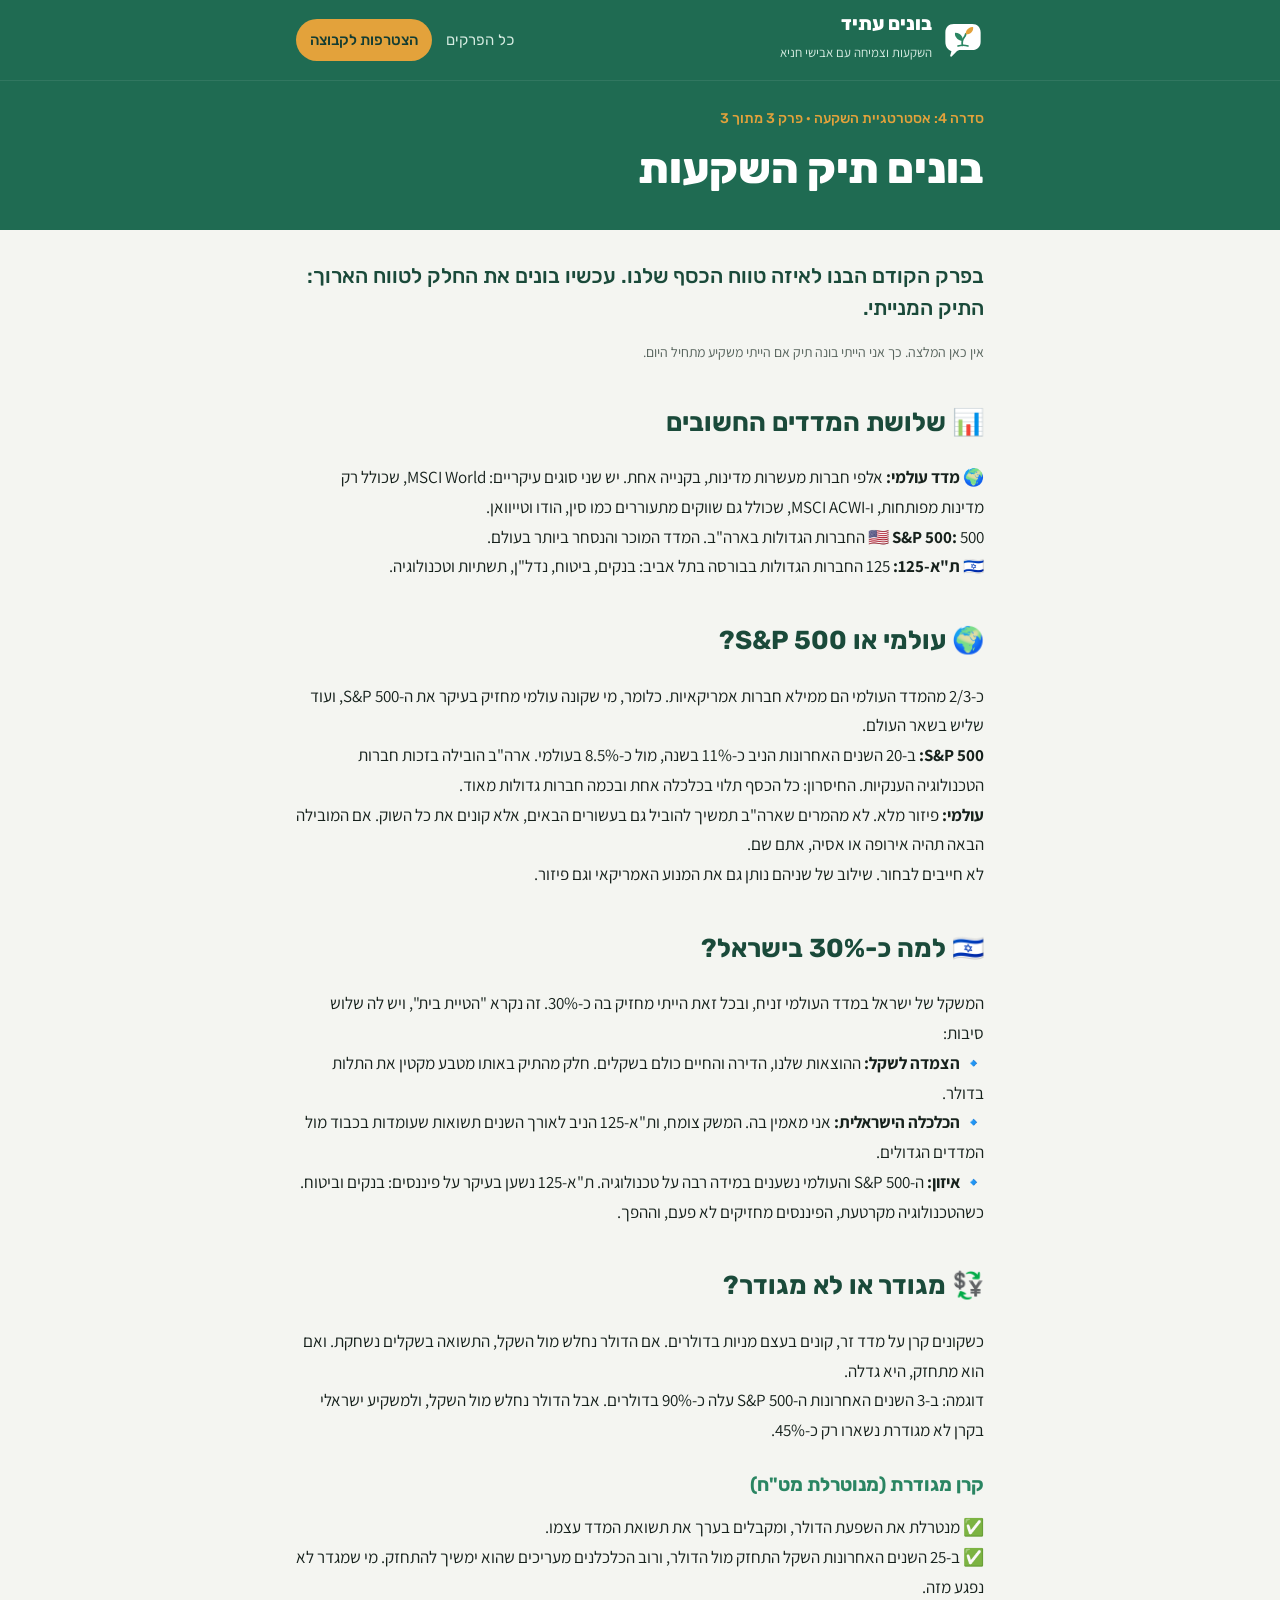
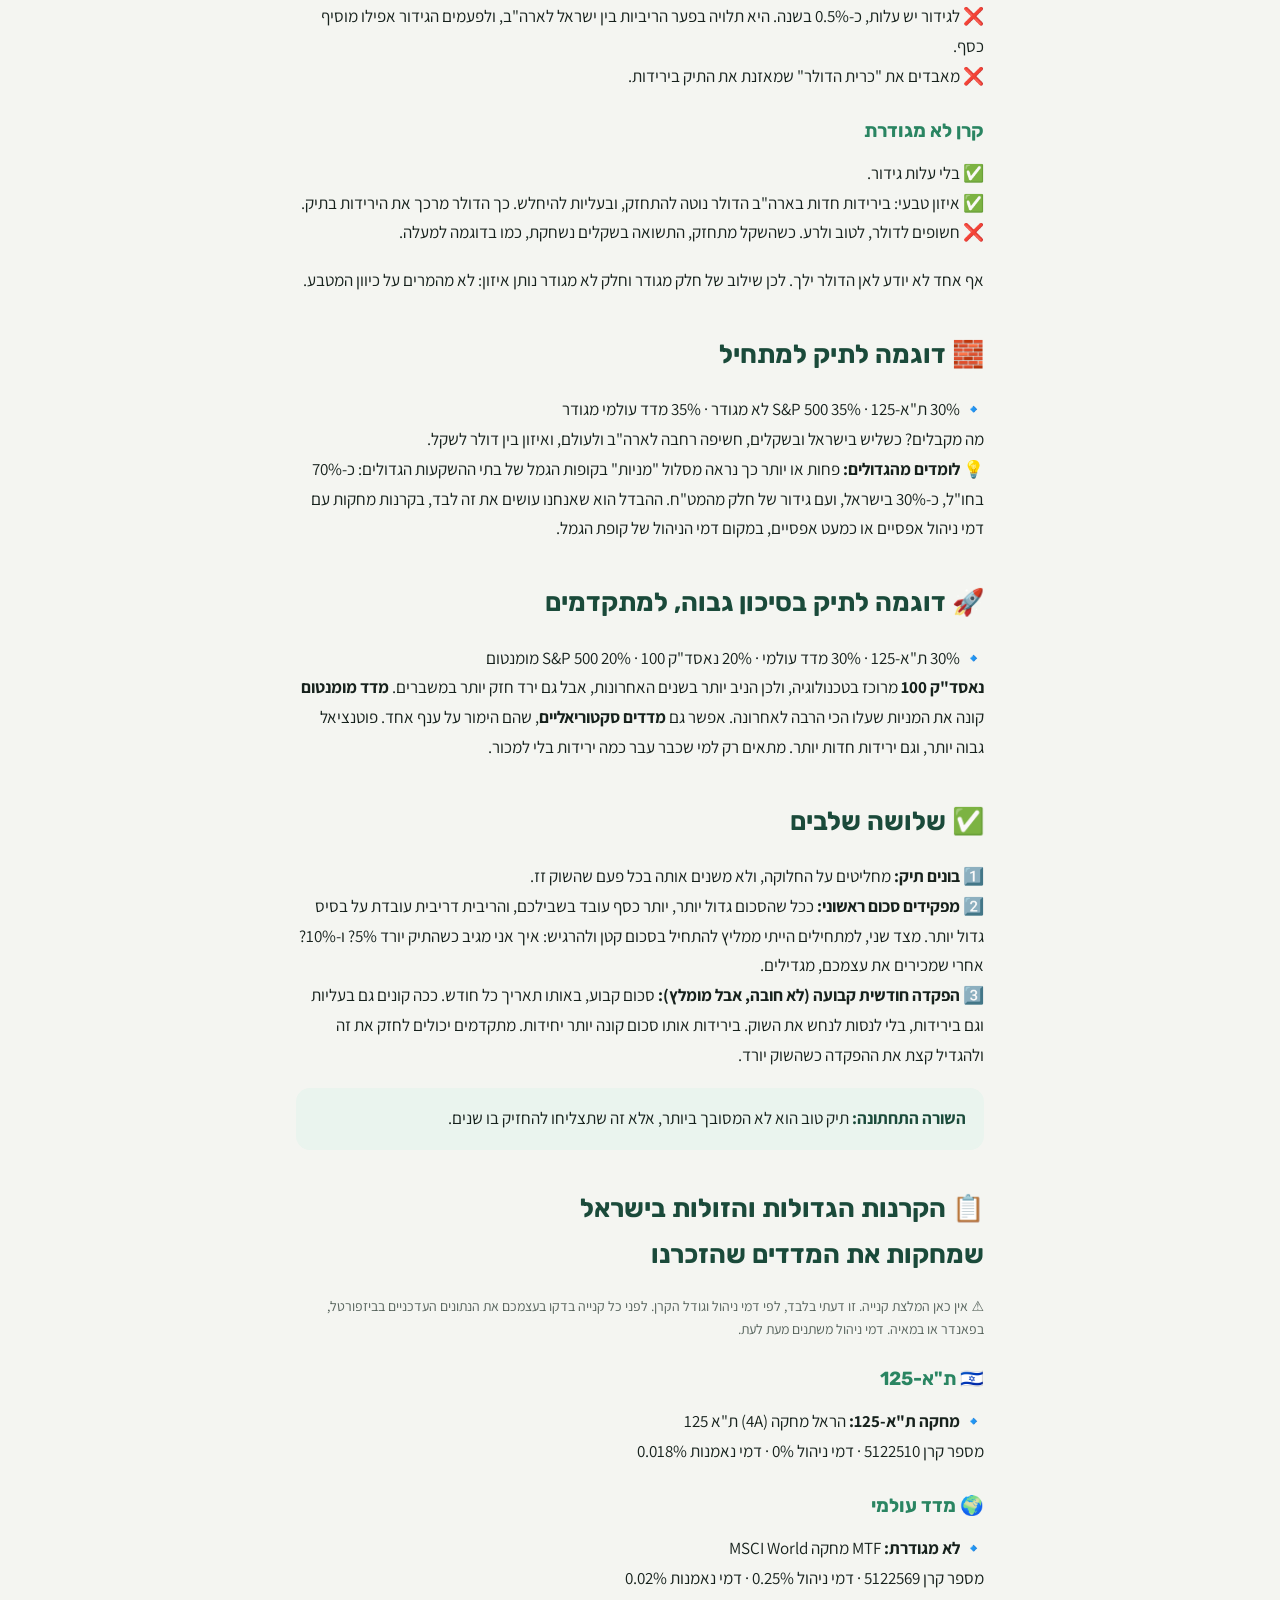
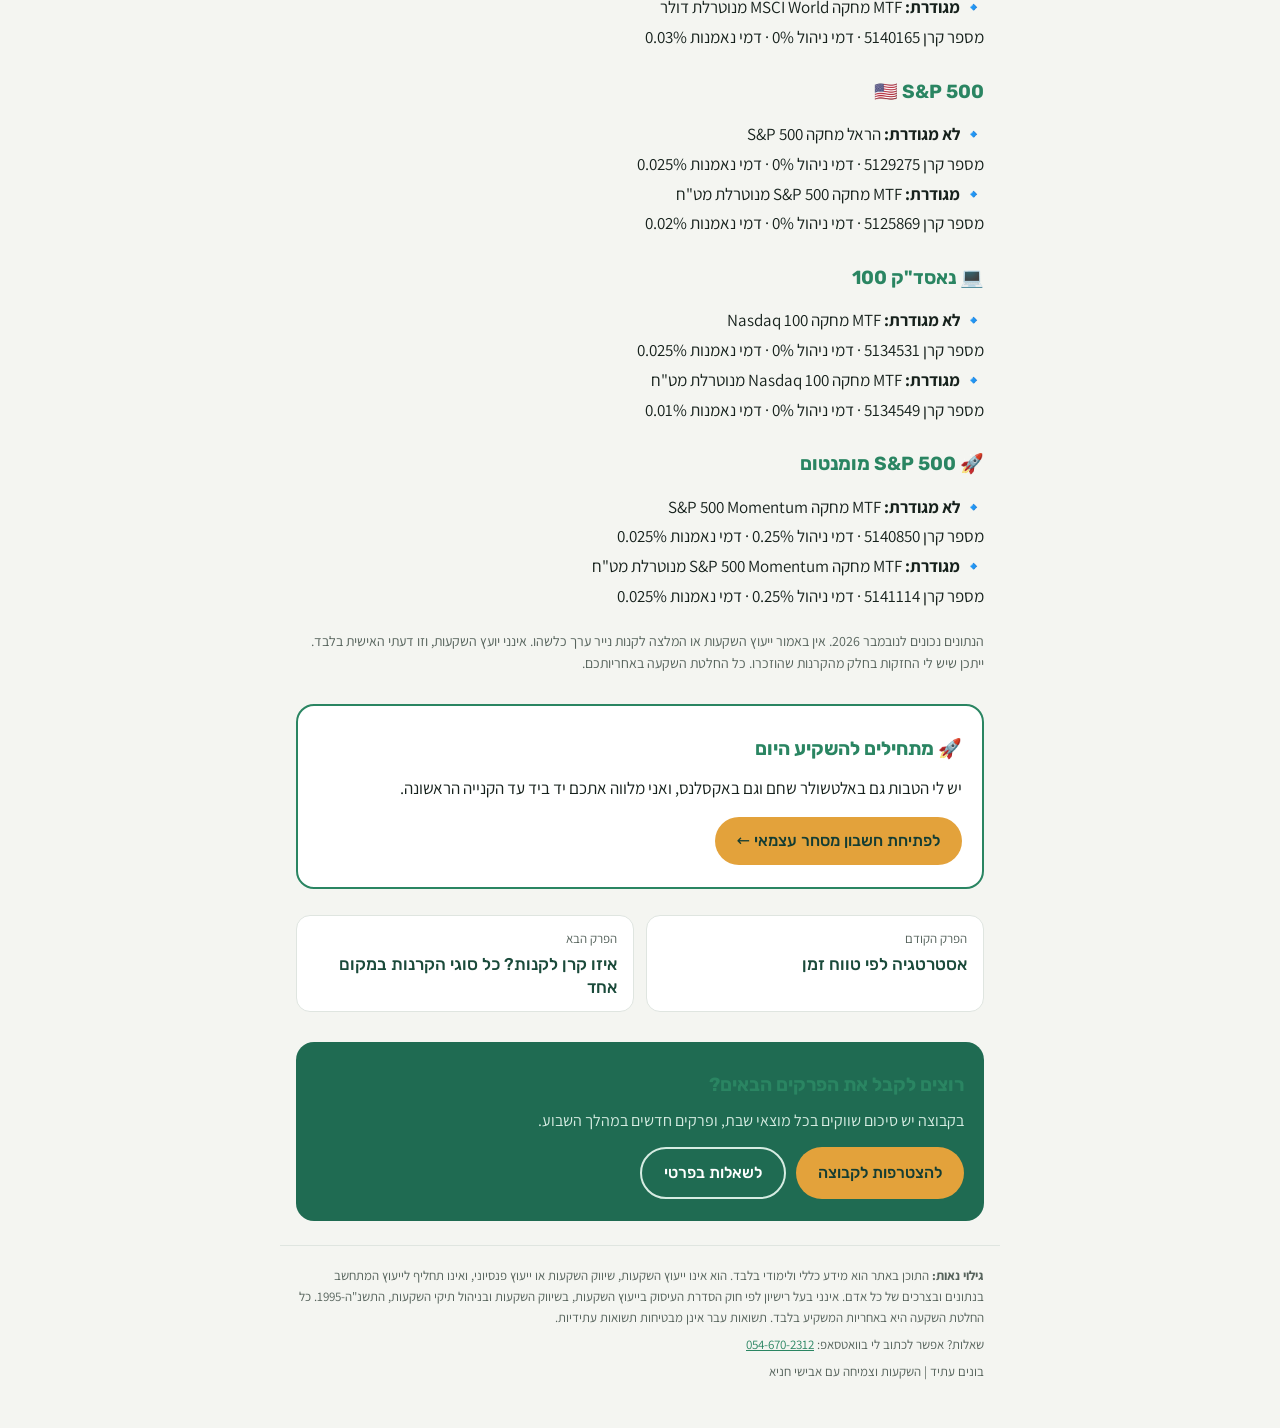
<file: posts/4-3.html>
<!doctype html>
<html lang="he" dir="rtl">
<head>
<meta charset="utf-8">
<meta name="viewport" content="width=device-width, initial-scale=1">
<title>בונים תיק השקעות | בונים עתיד</title>
<meta name="description" content="איך השוק מתנהג, כמה זמן יש לכסף שלכם, ואיך נראה תיק השקעות בפועל.">
<meta property="og:title" content="בונים תיק השקעות | בונים עתיד">
<meta property="og:description" content="איך השוק מתנהג, כמה זמן יש לכסף שלכם, ואיך נראה תיק השקעות בפועל.">
<!-- Google Analytics -->
<script async src="https://www.googletagmanager.com/gtag/js?id=G-WRVBG9E5QT"></script>
<script>window.dataLayer=window.dataLayer||[];function gtag(){dataLayer.push(arguments);}gtag('js',new Date());gtag('config','G-WRVBG9E5QT');</script>
<link rel="icon" href="../assets/logo.svg" type="image/svg+xml">
<link rel="preconnect" href="https://fonts.googleapis.com">
<link rel="preconnect" href="https://fonts.gstatic.com" crossorigin>
<link rel="stylesheet" href="https://fonts.googleapis.com/css2?family=Rubik:wght@500;700;800&family=Assistant:wght@400;600;700&display=swap">
<link rel="stylesheet" href="../assets/style.css">
</head>
<body>
<header class="site">
  <div class="wrap bar">
    <a class="brand" href="../index.html"><svg class="logo" viewBox="0 0 100 100" aria-hidden="true"><path d="M28 12 H72 C84 12 92 20 92 32 V54 C92 66 84 74 72 74 H44 C40 74 36.5 75.5 33.5 78.5 L23 89 C21.5 90.5 19 89.2 19.6 87.2 L22.5 76.5 C13.5 73.5 8 65 8 54 V32 C8 20 16 12 28 12 Z" fill="#FFFFFF"/><path d="M48.5 63 C47 55 48.5 49 52.5 44 C55 41 56.3 38.5 56.5 35.5" stroke="#2A8562" stroke-width="4.2" stroke-linecap="round" fill="none"/><path d="M38 64.5 Q50 60.5 62 64.5" stroke="#2A8562" stroke-width="3.6" stroke-linecap="round" fill="none"/><path d="M49.6 52.5 C44 52.5 36.5 50 32.6 42.5 C30.8 39 30.4 35.5 31.2 32.6 C38 32.4 44.6 35.6 47.9 42 C49.4 45 49.9 48.6 49.6 52.5 Z" fill="#2A8562"/><path d="M56.4 36.4 C56 30.2 58.8 24.4 64.6 21.2 C67.8 19.5 71.4 18.9 74.2 19.4 C74.7 24.2 73.2 29.2 69.2 32.6 C65.6 35.6 61 36.8 56.4 36.4 Z" fill="#E3A23B"/></svg><span><b>בונים עתיד</b><small>השקעות וצמיחה עם אבישי חניא</small></span></a>
    <nav><a href="../index.html#series">כל הפרקים</a><a class="join" href="https://chat.whatsapp.com/K5WcsUNhc2CIY9REkp1zK6?s=cl&amp;p=a&amp;mlu=4&amp;ilr=4&amp;iam=0">הצטרפות לקבוצה</a></nav>
  </div>
</header>
<section class="hero">
  <div class="wrap">
    <div class="series">סדרה 4: אסטרטגיית השקעה · פרק 3 מתוך 3</div>
    <h1>בונים תיק השקעות</h1>
  </div>
</section>
<main class="wrap article">
<p class="lead">בפרק הקודם הבנו לאיזה טווח הכסף שלנו. עכשיו בונים את החלק לטווח הארוך: התיק המנייתי.</p>
<p class="note">אין כאן המלצה. כך אני הייתי בונה תיק אם הייתי משקיע מתחיל היום.</p>
<h2>📊 שלושת המדדים החשובים</h2>
<p>🌍 <strong>מדד עולמי:</strong> אלפי חברות מעשרות מדינות, בקנייה אחת. יש שני סוגים עיקריים: MSCI World, שכולל רק מדינות מפותחות, ו-MSCI ACWI, שכולל גם שווקים מתעוררים כמו סין, הודו וטייוואן.<br>🇺🇸 <strong>S&amp;P 500:</strong> 500 החברות הגדולות בארה"ב. המדד המוכר והנסחר ביותר בעולם.<br>🇮🇱 <strong>ת"א-125:</strong> 125 החברות הגדולות בבורסה בתל אביב: בנקים, ביטוח, נדל"ן, תשתיות וטכנולוגיה.</p>
<h2>🌍 עולמי או S&amp;P 500?</h2>
<p>כ-2/3 מהמדד העולמי הם ממילא חברות אמריקאיות. כלומר, מי שקונה עולמי מחזיק בעיקר את ה-S&amp;P 500, ועוד שליש בשאר העולם.<br><strong>S&amp;P 500:</strong> ב-20 השנים האחרונות הניב כ-11%‏ בשנה, מול כ-8.5%‏ בעולמי. ארה"ב הובילה בזכות חברות הטכנולוגיה הענקיות. החיסרון: כל הכסף תלוי בכלכלה אחת ובכמה חברות גדולות מאוד.<br><strong>עולמי:</strong> פיזור מלא. לא מהמרים שארה"ב תמשיך להוביל גם בעשורים הבאים, אלא קונים את כל השוק. אם המובילה הבאה תהיה אירופה או אסיה, אתם שם.<br>לא חייבים לבחור. שילוב של שניהם נותן גם את המנוע האמריקאי וגם פיזור.</p>
<h2>🇮🇱 למה כ-30%‏ בישראל?</h2>
<p>המשקל של ישראל במדד העולמי זניח, ובכל זאת הייתי מחזיק בה כ-30%. זה נקרא "הטיית בית", ויש לה שלוש סיבות:<br>🔹 <strong>הצמדה לשקל:</strong> ההוצאות שלנו, הדירה והחיים כולם בשקלים. חלק מהתיק באותו מטבע מקטין את התלות בדולר.<br>🔹 <strong>הכלכלה הישראלית:</strong> אני מאמין בה. המשק צומח, ות"א-125 הניב לאורך השנים תשואות שעומדות בכבוד מול המדדים הגדולים.<br>🔹 <strong>איזון:</strong> ה-S&amp;P 500 והעולמי נשענים במידה רבה על טכנולוגיה. ת"א-125 נשען בעיקר על פיננסים: בנקים וביטוח. כשהטכנולוגיה מקרטעת, הפיננסים מחזיקים לא פעם, וההפך.</p>
<h2>💱 מגודר או לא מגודר?</h2>
<p>כשקונים קרן על מדד זר, קונים בעצם מניות בדולרים. אם הדולר נחלש מול השקל, התשואה בשקלים נשחקת. ואם הוא מתחזק, היא גדלה.<br>דוגמה: ב-3 השנים האחרונות ה-S&amp;P 500 עלה כ-90%‏ בדולרים. אבל הדולר נחלש מול השקל, ולמשקיע ישראלי בקרן לא מגודרת נשארו רק כ-45%.</p>
<h3>קרן מגודרת (מנוטרלת מט"ח)</h3>
<p>✅ מנטרלת את השפעת הדולר, ומקבלים בערך את תשואת המדד עצמו.<br>✅ ב-25 השנים האחרונות השקל התחזק מול הדולר, ורוב הכלכלנים מעריכים שהוא ימשיך להתחזק. מי שמגדר לא נפגע מזה.<br>❌ לגידור יש עלות, כ-0.5%‏ בשנה. היא תלויה בפער הריביות בין ישראל לארה"ב, ולפעמים הגידור אפילו מוסיף כסף.<br>❌ מאבדים את "כרית הדולר" שמאזנת את התיק בירידות.</p>
<h3>קרן לא מגודרת</h3>
<p>✅ בלי עלות גידור.<br>✅ איזון טבעי: בירידות חדות בארה"ב הדולר נוטה להתחזק, ובעליות להיחלש. כך הדולר מרכך את הירידות בתיק.<br>❌ חשופים לדולר, לטוב ולרע. כשהשקל מתחזק, התשואה בשקלים נשחקת, כמו בדוגמה למעלה.</p>
<p>אף אחד לא יודע לאן הדולר ילך. לכן שילוב של חלק מגודר וחלק לא מגודר נותן איזון: לא מהמרים על כיוון המטבע.</p>
<h2>🧱 דוגמה לתיק למתחיל</h2>
<p>🔹 30%‏ ת"א-125‏ · ‏35%‏ S&amp;P 500 לא מגודר‏ · ‏35%‏ מדד עולמי מגודר<br>מה מקבלים? כשליש בישראל ובשקלים, חשיפה רחבה לארה"ב ולעולם, ואיזון בין דולר לשקל.<br>💡 <strong>לומדים מהגדולים:</strong> פחות או יותר כך נראה מסלול "מניות" בקופות הגמל של בתי ההשקעות הגדולים: כ-70%‏ בחו"ל, כ-30%‏ בישראל, ועם גידור של חלק מהמט"ח. ההבדל הוא שאנחנו עושים את זה לבד, בקרנות מחקות עם דמי ניהול אפסיים או כמעט אפסיים, במקום דמי הניהול של קופת הגמל.</p>
<h2>🚀 דוגמה לתיק בסיכון גבוה, למתקדמים</h2>
<p>🔹 30%‏ ת"א-125‏ · ‏30%‏ מדד עולמי‏ · ‏20%‏ נאסד"ק 100‏ · ‏20%‏ S&amp;P 500 מומנטום<br><strong>נאסד"ק 100</strong> מרוכז בטכנולוגיה, ולכן הניב יותר בשנים האחרונות, אבל גם ירד חזק יותר במשברים. <strong>מדד מומנטום</strong> קונה את המניות שעלו הכי הרבה לאחרונה. אפשר גם <strong>מדדים סקטוריאליים</strong>, שהם הימור על ענף אחד. פוטנציאל גבוה יותר, וגם ירידות חדות יותר. מתאים רק למי שכבר עבר כמה ירידות בלי למכור.</p>
<h2>✅ שלושה שלבים</h2>
<p>1️⃣ <strong>בונים תיק:</strong> מחליטים על החלוקה, ולא משנים אותה בכל פעם שהשוק זז.<br>2️⃣ <strong>מפקידים סכום ראשוני:</strong> ככל שהסכום גדול יותר, יותר כסף עובד בשבילכם, והריבית דריבית עובדת על בסיס גדול יותר. מצד שני, למתחילים הייתי ממליץ להתחיל בסכום קטן ולהרגיש: איך אני מגיב כשהתיק יורד 5%? ו-10%? אחרי שמכירים את עצמכם, מגדילים.<br>3️⃣ <strong>הפקדה חודשית קבועה (לא חובה, אבל מומלץ):</strong> סכום קבוע, באותו תאריך כל חודש. ככה קונים גם בעליות וגם בירידות, בלי לנסות לנחש את השוק. בירידות אותו סכום קונה יותר יחידות. מתקדמים יכולים לחזק את זה ולהגדיל קצת את ההפקדה כשהשוק יורד.</p>
<p class="bottom"><strong>השורה התחתונה:</strong> תיק טוב הוא לא המסובך ביותר, אלא זה שתצליחו להחזיק בו שנים.</p>
<h2>📋 הקרנות הגדולות והזולות בישראל שמחקות את המדדים שהזכרנו</h2>
<p class="note">⚠️ אין כאן המלצת קנייה. זו דעתי בלבד, לפי דמי ניהול וגודל הקרן. לפני כל קנייה בדקו בעצמכם את הנתונים העדכניים בביזפורטל, בפאנדר או במאיה. דמי ניהול משתנים מעת לעת.</p>
<h3>🇮🇱 ת"א-125</h3>
<p>🔹 <strong>מחקה ת"א-125:</strong> הראל מחקה (4A) ת"א 125<br>מספר קרן 5122510‏ · ‏דמי ניהול 0%‏ · ‏דמי נאמנות 0.018%</p>
<h3>🌍 מדד עולמי</h3>
<p>🔹 <strong>לא מגודרת:</strong> MTF מחקה MSCI World<br>מספר קרן 5122569‏ · ‏דמי ניהול 0.25%‏ · ‏דמי נאמנות 0.02%<br>🔹 <strong>מגודרת:</strong> MTF מחקה MSCI World מנוטרלת דולר<br>מספר קרן 5140165‏ · ‏דמי ניהול 0%‏ · ‏דמי נאמנות 0.03%</p>
<h3>🇺🇸 S&amp;P 500</h3>
<p>🔹 <strong>לא מגודרת:</strong> הראל מחקה S&amp;P 500<br>מספר קרן 5129275‏ · ‏דמי ניהול 0%‏ · ‏דמי נאמנות 0.025%<br>🔹 <strong>מגודרת:</strong> MTF מחקה S&amp;P 500 מנוטרלת מט"ח<br>מספר קרן 5125869‏ · ‏דמי ניהול 0%‏ · ‏דמי נאמנות 0.02%</p>
<h3>💻 נאסד"ק 100</h3>
<p>🔹 <strong>לא מגודרת:</strong> MTF מחקה Nasdaq 100<br>מספר קרן 5134531‏ · ‏דמי ניהול 0%‏ · ‏דמי נאמנות 0.025%<br>🔹 <strong>מגודרת:</strong> MTF מחקה Nasdaq 100 מנוטרלת מט"ח<br>מספר קרן 5134549‏ · ‏דמי ניהול 0%‏ · ‏דמי נאמנות 0.01%</p>
<h3>🚀 S&amp;P 500 מומנטום</h3>
<p>🔹 <strong>לא מגודרת:</strong> MTF מחקה S&amp;P 500 Momentum<br>מספר קרן 5140850‏ · ‏דמי ניהול 0.25%‏ · ‏דמי נאמנות 0.025%<br>🔹 <strong>מגודרת:</strong> MTF מחקה S&amp;P 500 Momentum מנוטרלת מט"ח<br>מספר קרן 5141114‏ · ‏דמי ניהול 0.25%‏ · ‏דמי נאמנות 0.025%</p>
<p class="note">הנתונים נכונים לנובמבר 2026. אין באמור ייעוץ השקעות או המלצה לקנות נייר ערך כלשהו. אינני יועץ השקעות, וזו דעתי האישית בלבד. ייתכן שיש לי החזקות בחלק מהקרנות שהוזכרו. כל החלטת השקעה באחריותכם.</p>
<section class="acct acct-link">
  <h3>🚀 מתחילים להשקיע היום</h3>
  <p>יש לי הטבות גם באלטשולר שחם וגם באקסלנס, ואני מלווה אתכם יד ביד עד הקנייה הראשונה.</p>
  <div class="btns"><a class="btn p" href="../account.html">לפתיחת חשבון מסחר עצמאי ←</a></div>
</section>
<nav class="chap"><a class="prev" href="4-2.html"><span>הפרק הקודם</span><b>אסטרטגיה לפי טווח זמן</b></a><a class="next" href="5-1.html"><span>הפרק הבא</span><b>איזו קרן לקנות? כל סוגי הקרנות במקום אחד</b></a></nav>
<section class="cta">
  <h3>רוצים לקבל את הפרקים הבאים?</h3>
  <p>בקבוצה יש סיכום שווקים בכל מוצאי שבת, ופרקים חדשים במהלך השבוע.</p>
  <div class="btns">
    <a class="btn p" href="https://chat.whatsapp.com/K5WcsUNhc2CIY9REkp1zK6?s=cl&amp;p=a&amp;mlu=4&amp;ilr=4&amp;iam=0">להצטרפות לקבוצה</a>
    <a class="btn s" href="https://wa.me/972546702312">לשאלות בפרטי</a>
  </div>
</section>
</main>
<footer class="site">
  <div class="wrap">
    <p><b>גילוי נאות:</b> התוכן באתר הוא מידע כללי ולימודי בלבד. הוא אינו ייעוץ השקעות, שיווק השקעות או ייעוץ פנסיוני, ואינו תחליף לייעוץ המתחשב בנתונים ובצרכים של כל אדם. אינני בעל רישיון לפי חוק הסדרת העיסוק בייעוץ השקעות, בשיווק השקעות ובניהול תיקי השקעות, התשנ"ה-1995. כל החלטת השקעה היא באחריות המשקיע בלבד. תשואות עבר אינן מבטיחות תשואות עתידיות.</p>
    <p>שאלות? אפשר לכתוב לי בוואטסאפ: <a href="https://wa.me/972546702312">054-670-2312</a></p>
    <p>בונים עתיד | השקעות וצמיחה עם אבישי חניא</p>
  </div>
</footer>
</body>
</html>
</file>
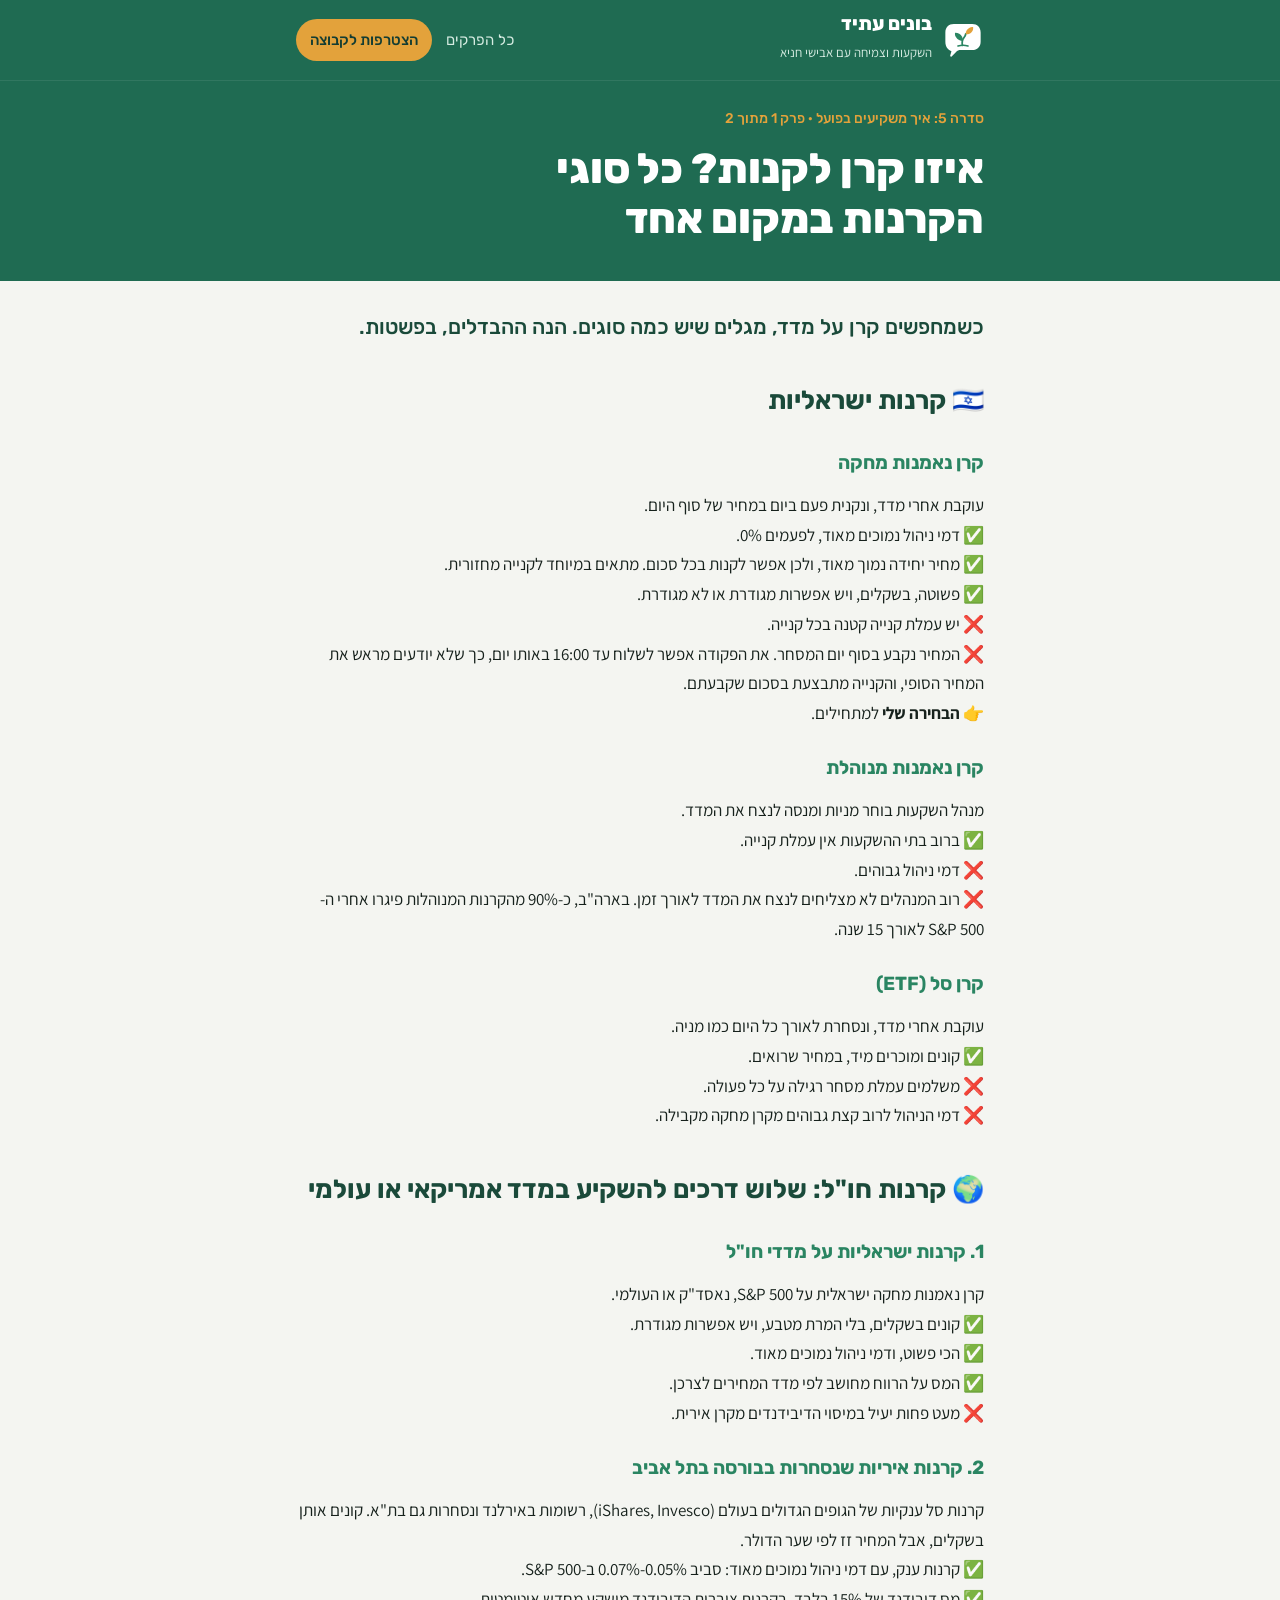
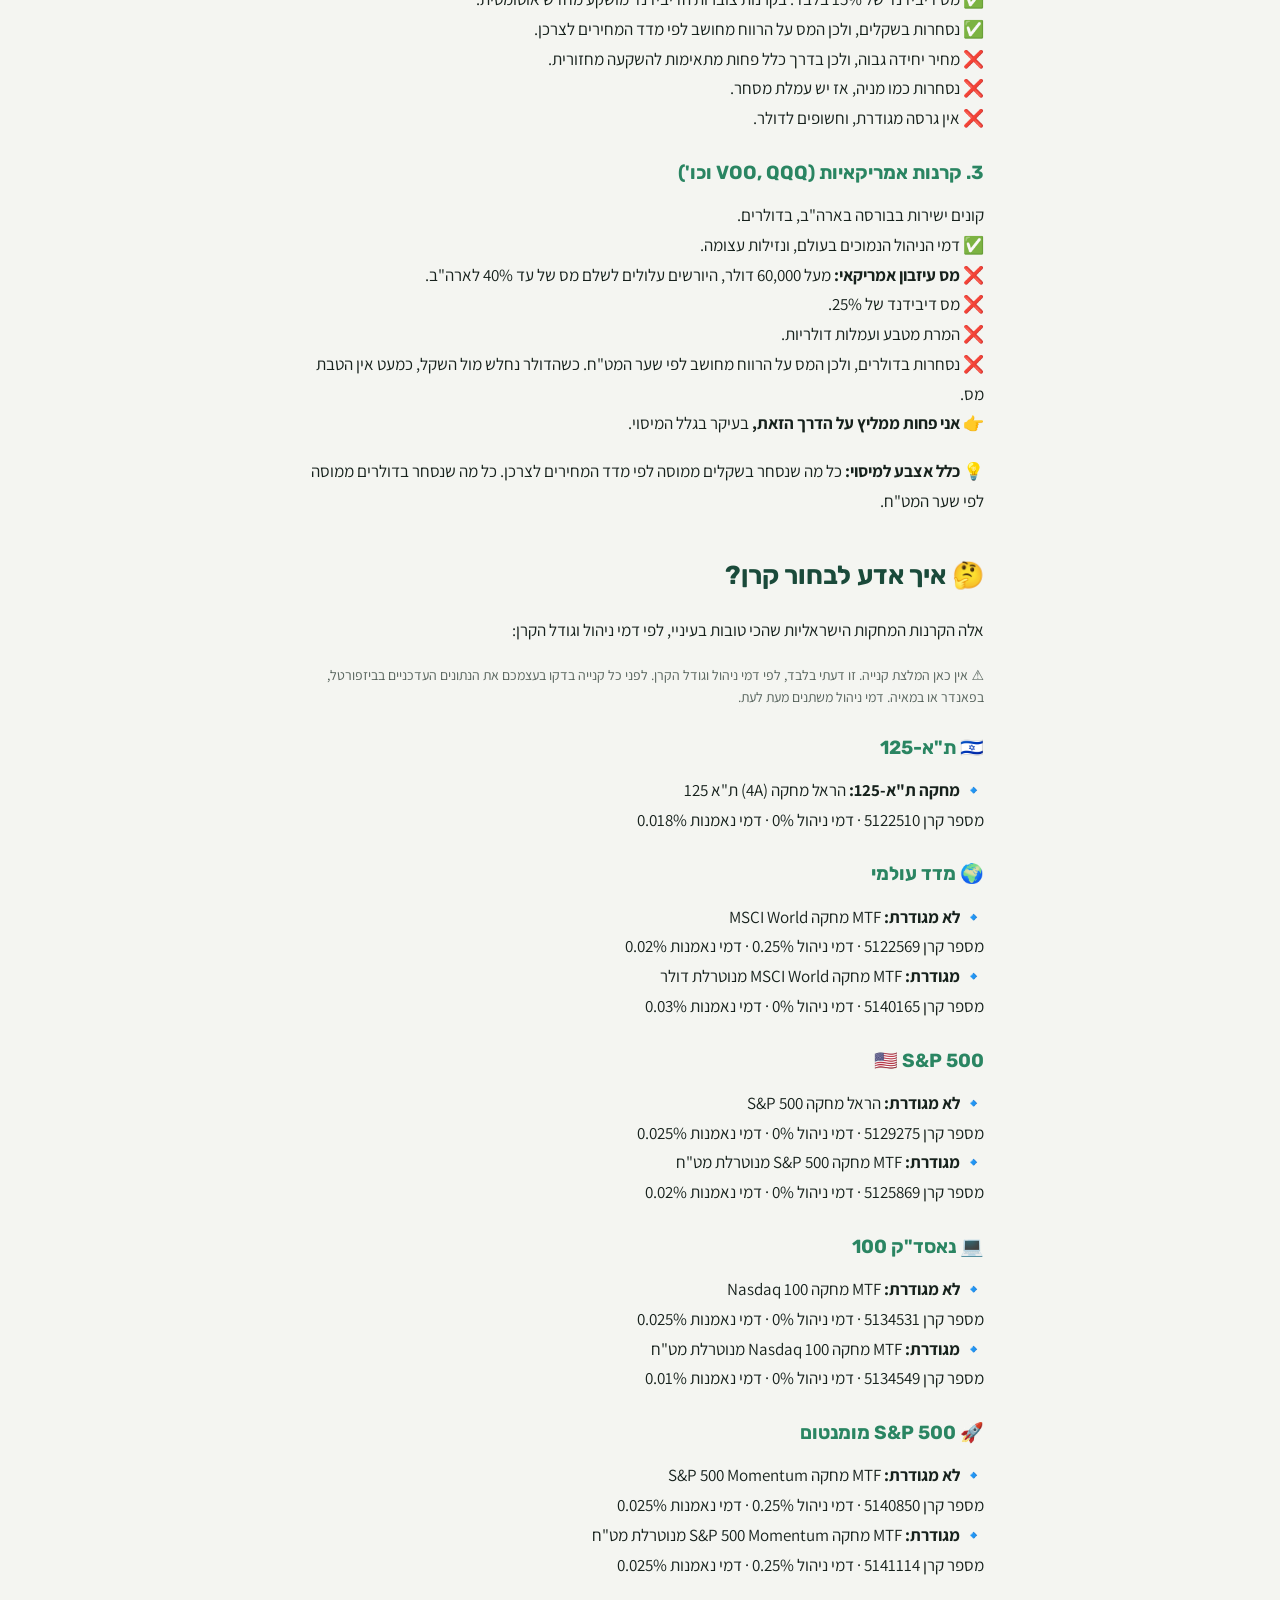
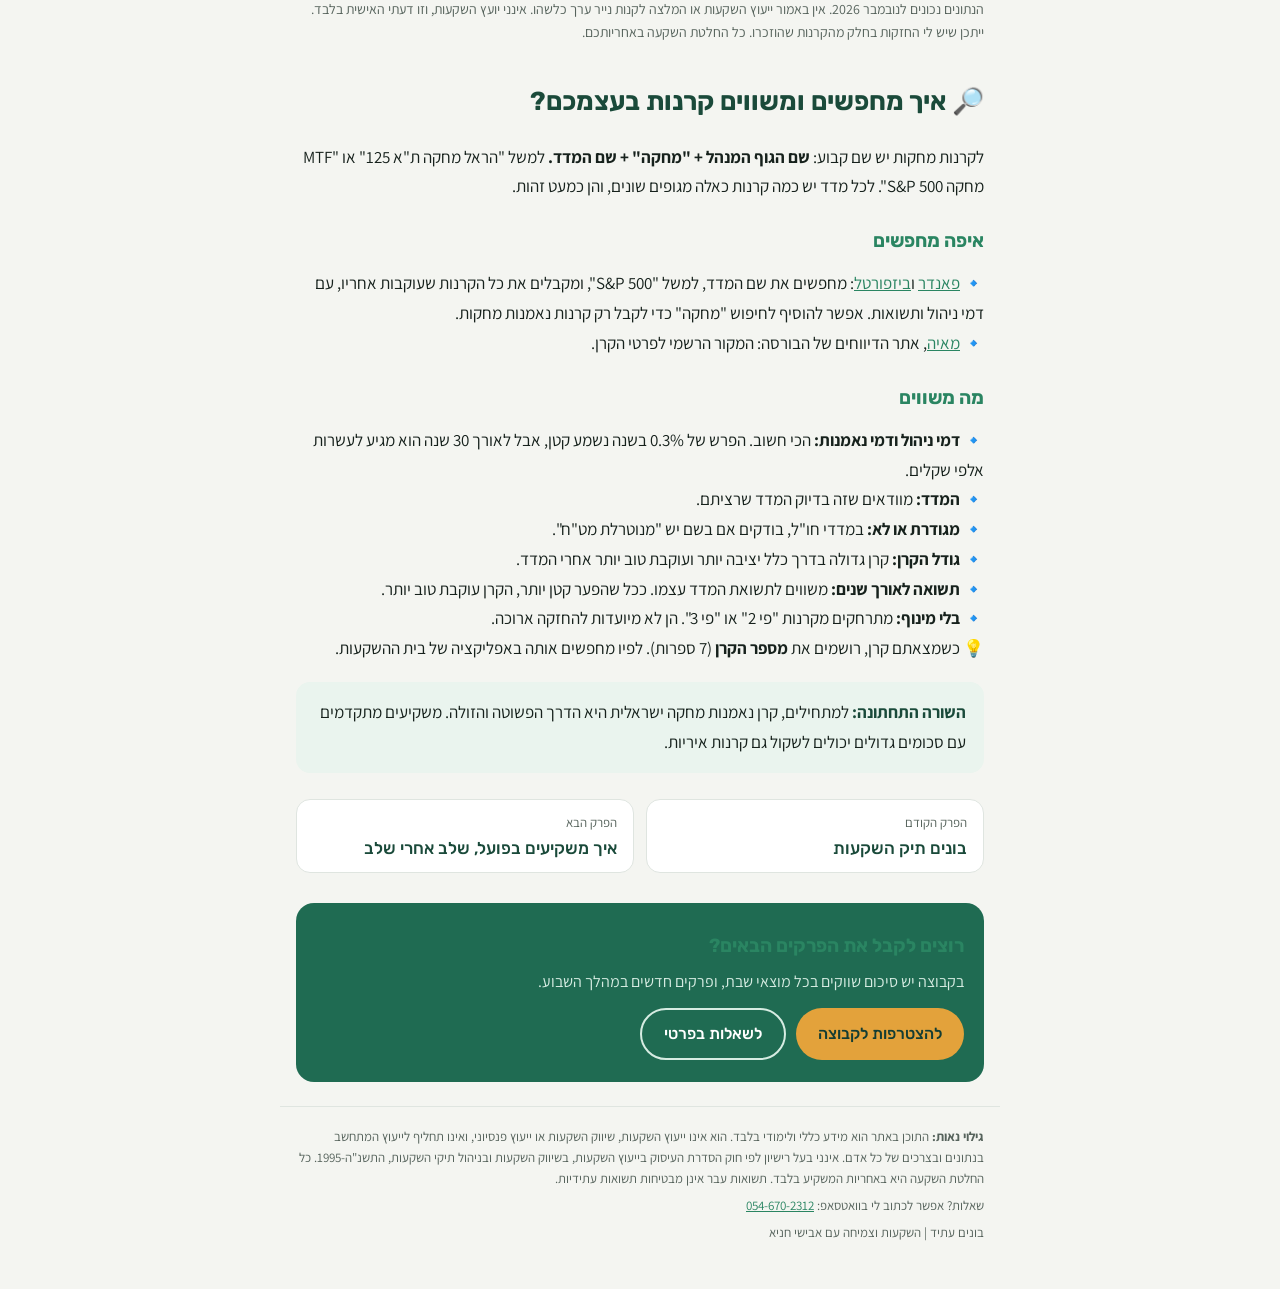
<file: posts/5-1.html>
<!doctype html>
<html lang="he" dir="rtl">
<head>
<meta charset="utf-8">
<meta name="viewport" content="width=device-width, initial-scale=1">
<title>איזו קרן לקנות? כל סוגי הקרנות במקום אחד | בונים עתיד</title>
<meta name="description" content="איזו קרן לקנות, ואיך משקיעים בפועל צעד אחר צעד, עם סרטונים.">
<meta property="og:title" content="איזו קרן לקנות? כל סוגי הקרנות במקום אחד | בונים עתיד">
<meta property="og:description" content="איזו קרן לקנות, ואיך משקיעים בפועל צעד אחר צעד, עם סרטונים.">
<!-- Google Analytics -->
<script async src="https://www.googletagmanager.com/gtag/js?id=G-WRVBG9E5QT"></script>
<script>window.dataLayer=window.dataLayer||[];function gtag(){dataLayer.push(arguments);}gtag('js',new Date());gtag('config','G-WRVBG9E5QT');</script>
<link rel="icon" href="../assets/logo.svg" type="image/svg+xml">
<link rel="preconnect" href="https://fonts.googleapis.com">
<link rel="preconnect" href="https://fonts.gstatic.com" crossorigin>
<link rel="stylesheet" href="https://fonts.googleapis.com/css2?family=Rubik:wght@500;700;800&family=Assistant:wght@400;600;700&display=swap">
<link rel="stylesheet" href="../assets/style.css">
</head>
<body>
<header class="site">
  <div class="wrap bar">
    <a class="brand" href="../index.html"><svg class="logo" viewBox="0 0 100 100" aria-hidden="true"><path d="M28 12 H72 C84 12 92 20 92 32 V54 C92 66 84 74 72 74 H44 C40 74 36.5 75.5 33.5 78.5 L23 89 C21.5 90.5 19 89.2 19.6 87.2 L22.5 76.5 C13.5 73.5 8 65 8 54 V32 C8 20 16 12 28 12 Z" fill="#FFFFFF"/><path d="M48.5 63 C47 55 48.5 49 52.5 44 C55 41 56.3 38.5 56.5 35.5" stroke="#2A8562" stroke-width="4.2" stroke-linecap="round" fill="none"/><path d="M38 64.5 Q50 60.5 62 64.5" stroke="#2A8562" stroke-width="3.6" stroke-linecap="round" fill="none"/><path d="M49.6 52.5 C44 52.5 36.5 50 32.6 42.5 C30.8 39 30.4 35.5 31.2 32.6 C38 32.4 44.6 35.6 47.9 42 C49.4 45 49.9 48.6 49.6 52.5 Z" fill="#2A8562"/><path d="M56.4 36.4 C56 30.2 58.8 24.4 64.6 21.2 C67.8 19.5 71.4 18.9 74.2 19.4 C74.7 24.2 73.2 29.2 69.2 32.6 C65.6 35.6 61 36.8 56.4 36.4 Z" fill="#E3A23B"/></svg><span><b>בונים עתיד</b><small>השקעות וצמיחה עם אבישי חניא</small></span></a>
    <nav><a href="../index.html#series">כל הפרקים</a><a class="join" href="https://chat.whatsapp.com/K5WcsUNhc2CIY9REkp1zK6?s=cl&amp;p=a&amp;mlu=4&amp;ilr=4&amp;iam=0">הצטרפות לקבוצה</a></nav>
  </div>
</header>
<section class="hero">
  <div class="wrap">
    <div class="series">סדרה 5: איך משקיעים בפועל · פרק 1 מתוך 2</div>
    <h1>איזו קרן לקנות? כל סוגי הקרנות במקום אחד</h1>
  </div>
</section>
<main class="wrap article">
<p class="lead">כשמחפשים קרן על מדד, מגלים שיש כמה סוגים. הנה ההבדלים, בפשטות.</p>
<h2>🇮🇱 קרנות ישראליות</h2>
<h3>קרן נאמנות מחקה</h3>
<p>עוקבת אחרי מדד, ונקנית פעם ביום במחיר של סוף היום.<br>✅ דמי ניהול נמוכים מאוד, לפעמים 0%.<br>✅ מחיר יחידה נמוך מאוד, ולכן אפשר לקנות בכל סכום. מתאים במיוחד לקנייה מחזורית.<br>✅ פשוטה, בשקלים, ויש אפשרות מגודרת או לא מגודרת.<br>❌ יש עמלת קנייה קטנה בכל קנייה.<br>❌ המחיר נקבע בסוף יום המסחר. את הפקודה אפשר לשלוח עד 16:00 באותו יום, כך שלא יודעים מראש את המחיר הסופי, והקנייה מתבצעת בסכום שקבעתם.<br>👉 <strong>הבחירה שלי</strong> למתחילים.</p>
<h3>קרן נאמנות מנוהלת</h3>
<p>מנהל השקעות בוחר מניות ומנסה לנצח את המדד.<br>✅ ברוב בתי ההשקעות אין עמלת קנייה.<br>❌ דמי ניהול גבוהים.<br>❌ רוב המנהלים לא מצליחים לנצח את המדד לאורך זמן. בארה"ב, כ-90%‏ מהקרנות המנוהלות פיגרו אחרי ה-S&amp;P 500 לאורך 15 שנה.</p>
<h3>קרן סל (ETF)</h3>
<p>עוקבת אחרי מדד, ונסחרת לאורך כל היום כמו מניה.<br>✅ קונים ומוכרים מיד, במחיר שרואים.<br>❌ משלמים עמלת מסחר רגילה על כל פעולה.<br>❌ דמי הניהול לרוב קצת גבוהים מקרן מחקה מקבילה.</p>
<h2>🌍 קרנות חו"ל: שלוש דרכים להשקיע במדד אמריקאי או עולמי</h2>
<h3>1. קרנות ישראליות על מדדי חו"ל</h3>
<p>קרן נאמנות מחקה ישראלית על S&amp;P 500, נאסד"ק או העולמי.<br>✅ קונים בשקלים, בלי המרת מטבע, ויש אפשרות מגודרת.<br>✅ הכי פשוט, ודמי ניהול נמוכים מאוד.<br>✅ המס על הרווח מחושב לפי מדד המחירים לצרכן.<br>❌ מעט פחות יעיל במיסוי הדיבידנדים מקרן אירית.</p>
<h3>2. קרנות איריות שנסחרות בבורסה בתל אביב</h3>
<p>קרנות סל ענקיות של הגופים הגדולים בעולם (iShares, Invesco), רשומות באירלנד ונסחרות גם בת"א. קונים אותן בשקלים, אבל המחיר זז לפי שער הדולר.<br>✅ קרנות ענק, עם דמי ניהול נמוכים מאוד: סביב 0.05%-0.07%‏ ב-S&amp;P 500.<br>✅ מס דיבידנד של 15%‏ בלבד. בקרנות צוברות הדיבידנד מושקע מחדש אוטומטית.<br>✅ נסחרות בשקלים, ולכן המס על הרווח מחושב לפי מדד המחירים לצרכן.<br>❌ מחיר יחידה גבוה, ולכן בדרך כלל פחות מתאימות להשקעה מחזורית.<br>❌ נסחרות כמו מניה, אז יש עמלת מסחר.<br>❌ אין גרסה מגודרת, וחשופים לדולר.</p>
<h3>3. קרנות אמריקאיות (VOO, QQQ וכו')</h3>
<p>קונים ישירות בבורסה בארה"ב, בדולרים.<br>✅ דמי הניהול הנמוכים בעולם, ונזילות עצומה.<br>❌ <strong>מס עיזבון אמריקאי:</strong> מעל 60,000 דולר, היורשים עלולים לשלם מס של עד 40%‏ לארה"ב.<br>❌ מס דיבידנד של 25%.<br>❌ המרת מטבע ועמלות דולריות.<br>❌ נסחרות בדולרים, ולכן המס על הרווח מחושב לפי שער המט"ח. כשהדולר נחלש מול השקל, כמעט אין הטבת מס.<br>👉 <strong>אני פחות ממליץ על הדרך הזאת,</strong> בעיקר בגלל המיסוי.</p>
<p>💡 <strong>כלל אצבע למיסוי:</strong> כל מה שנסחר בשקלים ממוסה לפי מדד המחירים לצרכן. כל מה שנסחר בדולרים ממוסה לפי שער המט"ח.</p>
<h2>🤔 איך אדע לבחור קרן?</h2>
<p>אלה הקרנות המחקות הישראליות שהכי טובות בעיניי, לפי דמי ניהול וגודל הקרן:</p>
<p class="note">⚠️ אין כאן המלצת קנייה. זו דעתי בלבד, לפי דמי ניהול וגודל הקרן. לפני כל קנייה בדקו בעצמכם את הנתונים העדכניים בביזפורטל, בפאנדר או במאיה. דמי ניהול משתנים מעת לעת.</p>
<h3>🇮🇱 ת"א-125</h3>
<p>🔹 <strong>מחקה ת"א-125:</strong> הראל מחקה (4A) ת"א 125<br>מספר קרן 5122510‏ · ‏דמי ניהול 0%‏ · ‏דמי נאמנות 0.018%</p>
<h3>🌍 מדד עולמי</h3>
<p>🔹 <strong>לא מגודרת:</strong> MTF מחקה MSCI World<br>מספר קרן 5122569‏ · ‏דמי ניהול 0.25%‏ · ‏דמי נאמנות 0.02%<br>🔹 <strong>מגודרת:</strong> MTF מחקה MSCI World מנוטרלת דולר<br>מספר קרן 5140165‏ · ‏דמי ניהול 0%‏ · ‏דמי נאמנות 0.03%</p>
<h3>🇺🇸 S&amp;P 500</h3>
<p>🔹 <strong>לא מגודרת:</strong> הראל מחקה S&amp;P 500<br>מספר קרן 5129275‏ · ‏דמי ניהול 0%‏ · ‏דמי נאמנות 0.025%<br>🔹 <strong>מגודרת:</strong> MTF מחקה S&amp;P 500 מנוטרלת מט"ח<br>מספר קרן 5125869‏ · ‏דמי ניהול 0%‏ · ‏דמי נאמנות 0.02%</p>
<h3>💻 נאסד"ק 100</h3>
<p>🔹 <strong>לא מגודרת:</strong> MTF מחקה Nasdaq 100<br>מספר קרן 5134531‏ · ‏דמי ניהול 0%‏ · ‏דמי נאמנות 0.025%<br>🔹 <strong>מגודרת:</strong> MTF מחקה Nasdaq 100 מנוטרלת מט"ח<br>מספר קרן 5134549‏ · ‏דמי ניהול 0%‏ · ‏דמי נאמנות 0.01%</p>
<h3>🚀 S&amp;P 500 מומנטום</h3>
<p>🔹 <strong>לא מגודרת:</strong> MTF מחקה S&amp;P 500 Momentum<br>מספר קרן 5140850‏ · ‏דמי ניהול 0.25%‏ · ‏דמי נאמנות 0.025%<br>🔹 <strong>מגודרת:</strong> MTF מחקה S&amp;P 500 Momentum מנוטרלת מט"ח<br>מספר קרן 5141114‏ · ‏דמי ניהול 0.25%‏ · ‏דמי נאמנות 0.025%</p>
<p class="note">הנתונים נכונים לנובמבר 2026. אין באמור ייעוץ השקעות או המלצה לקנות נייר ערך כלשהו. אינני יועץ השקעות, וזו דעתי האישית בלבד. ייתכן שיש לי החזקות בחלק מהקרנות שהוזכרו. כל החלטת השקעה באחריותכם.</p>
<h2>🔎 איך מחפשים ומשווים קרנות בעצמכם?</h2>
<p>לקרנות מחקות יש שם קבוע: <strong>שם הגוף המנהל + "מחקה" + שם המדד.</strong> למשל "הראל מחקה ת"א 125" או "MTF מחקה S&amp;P 500". לכל מדד יש כמה קרנות כאלה מגופים שונים, והן כמעט זהות.</p>
<h3>איפה מחפשים</h3>
<p>🔹 <a href="https://www.funder.co.il">פאנדר</a> ו<a href="https://www.bizportal.co.il">ביזפורטל</a>: מחפשים את שם המדד, למשל "S&amp;P 500", ומקבלים את כל הקרנות שעוקבות אחריו, עם דמי ניהול ותשואות. אפשר להוסיף לחיפוש "מחקה" כדי לקבל רק קרנות נאמנות מחקות.<br>🔹 <a href="https://maya.tase.co.il">מאיה</a>, אתר הדיווחים של הבורסה: המקור הרשמי לפרטי הקרן.</p>
<h3>מה משווים</h3>
<p>🔹 <strong>דמי ניהול ודמי נאמנות:</strong> הכי חשוב. הפרש של 0.3%‏ בשנה נשמע קטן, אבל לאורך 30 שנה הוא מגיע לעשרות אלפי שקלים.<br>🔹 <strong>המדד:</strong> מוודאים שזה בדיוק המדד שרציתם.<br>🔹 <strong>מגודרת או לא:</strong> במדדי חו"ל, בודקים אם בשם יש "מנוטרלת מט"ח".<br>🔹 <strong>גודל הקרן:</strong> קרן גדולה בדרך כלל יציבה יותר ועוקבת טוב יותר אחרי המדד.<br>🔹 <strong>תשואה לאורך שנים:</strong> משווים לתשואת המדד עצמו. ככל שהפער קטן יותר, הקרן עוקבת טוב יותר.<br>🔹 <strong>בלי מינוף:</strong> מתרחקים מקרנות "פי 2" או "פי 3". הן לא מיועדות להחזקה ארוכה.<br>💡 כשמצאתם קרן, רושמים את <strong>מספר הקרן</strong> (7 ספרות). לפיו מחפשים אותה באפליקציה של בית ההשקעות.</p>
<p class="bottom"><strong>השורה התחתונה:</strong> למתחילים, קרן נאמנות מחקה ישראלית היא הדרך הפשוטה והזולה. משקיעים מתקדמים עם סכומים גדולים יכולים לשקול גם קרנות איריות.</p>

<nav class="chap"><a class="prev" href="4-3.html"><span>הפרק הקודם</span><b>בונים תיק השקעות</b></a><a class="next" href="5-2.html"><span>הפרק הבא</span><b>איך משקיעים בפועל, שלב אחרי שלב</b></a></nav>
<section class="cta">
  <h3>רוצים לקבל את הפרקים הבאים?</h3>
  <p>בקבוצה יש סיכום שווקים בכל מוצאי שבת, ופרקים חדשים במהלך השבוע.</p>
  <div class="btns">
    <a class="btn p" href="https://chat.whatsapp.com/K5WcsUNhc2CIY9REkp1zK6?s=cl&amp;p=a&amp;mlu=4&amp;ilr=4&amp;iam=0">להצטרפות לקבוצה</a>
    <a class="btn s" href="https://wa.me/972546702312">לשאלות בפרטי</a>
  </div>
</section>
</main>
<footer class="site">
  <div class="wrap">
    <p><b>גילוי נאות:</b> התוכן באתר הוא מידע כללי ולימודי בלבד. הוא אינו ייעוץ השקעות, שיווק השקעות או ייעוץ פנסיוני, ואינו תחליף לייעוץ המתחשב בנתונים ובצרכים של כל אדם. אינני בעל רישיון לפי חוק הסדרת העיסוק בייעוץ השקעות, בשיווק השקעות ובניהול תיקי השקעות, התשנ"ה-1995. כל החלטת השקעה היא באחריות המשקיע בלבד. תשואות עבר אינן מבטיחות תשואות עתידיות.</p>
    <p>שאלות? אפשר לכתוב לי בוואטסאפ: <a href="https://wa.me/972546702312">054-670-2312</a></p>
    <p>בונים עתיד | השקעות וצמיחה עם אבישי חניא</p>
  </div>
</footer>
</body>
</html>
</file>
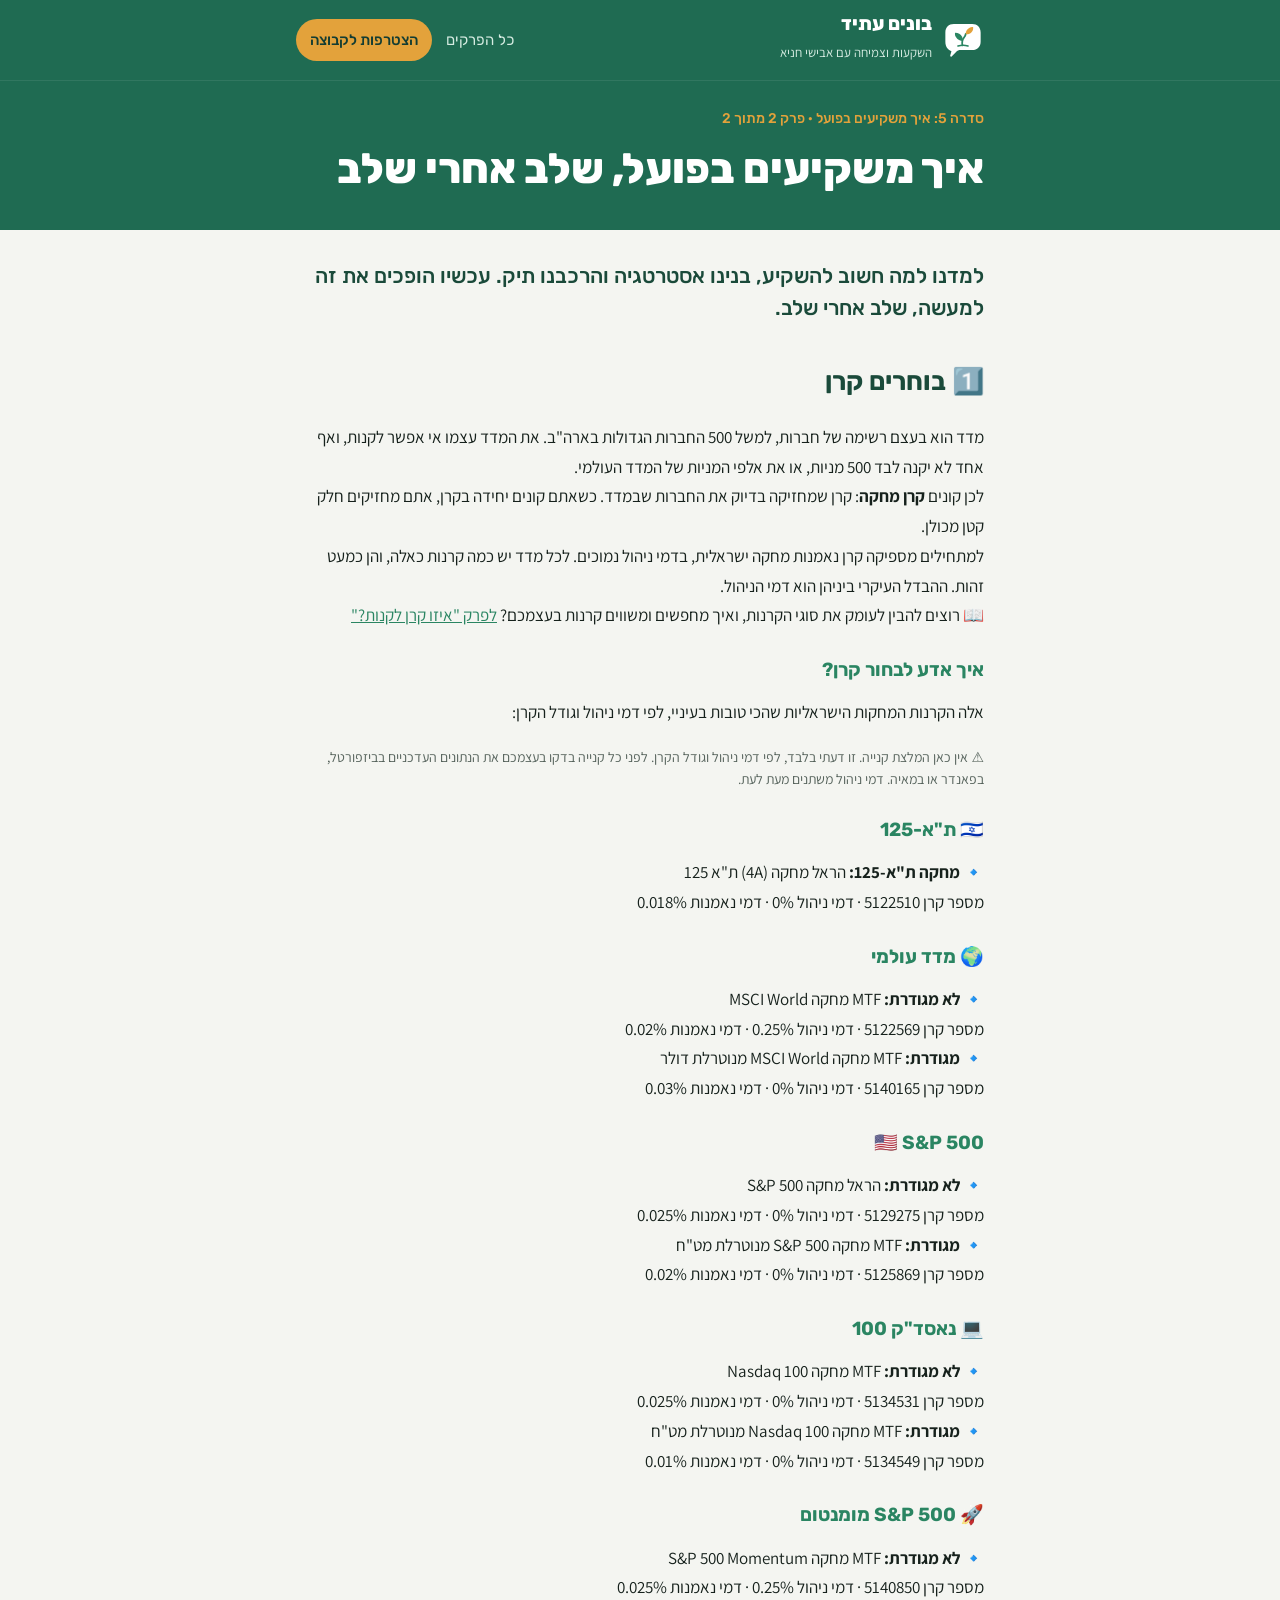
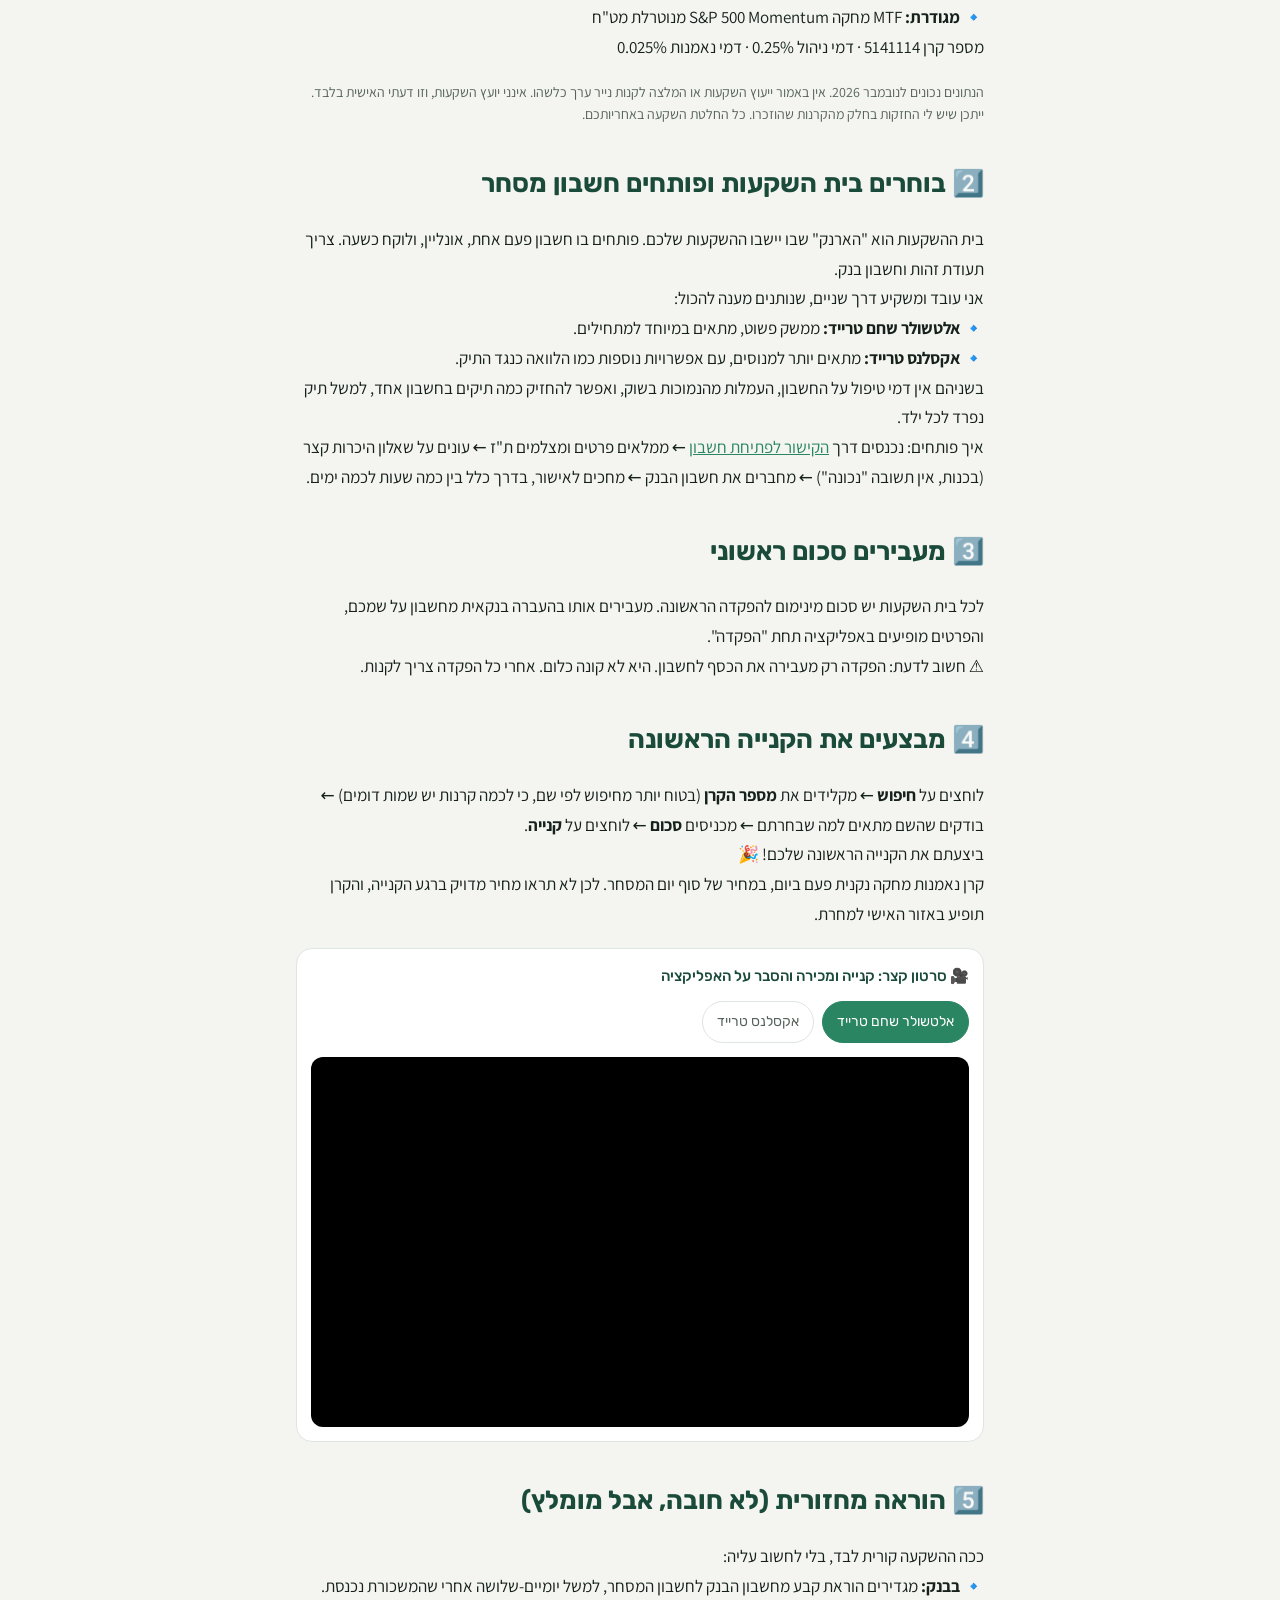
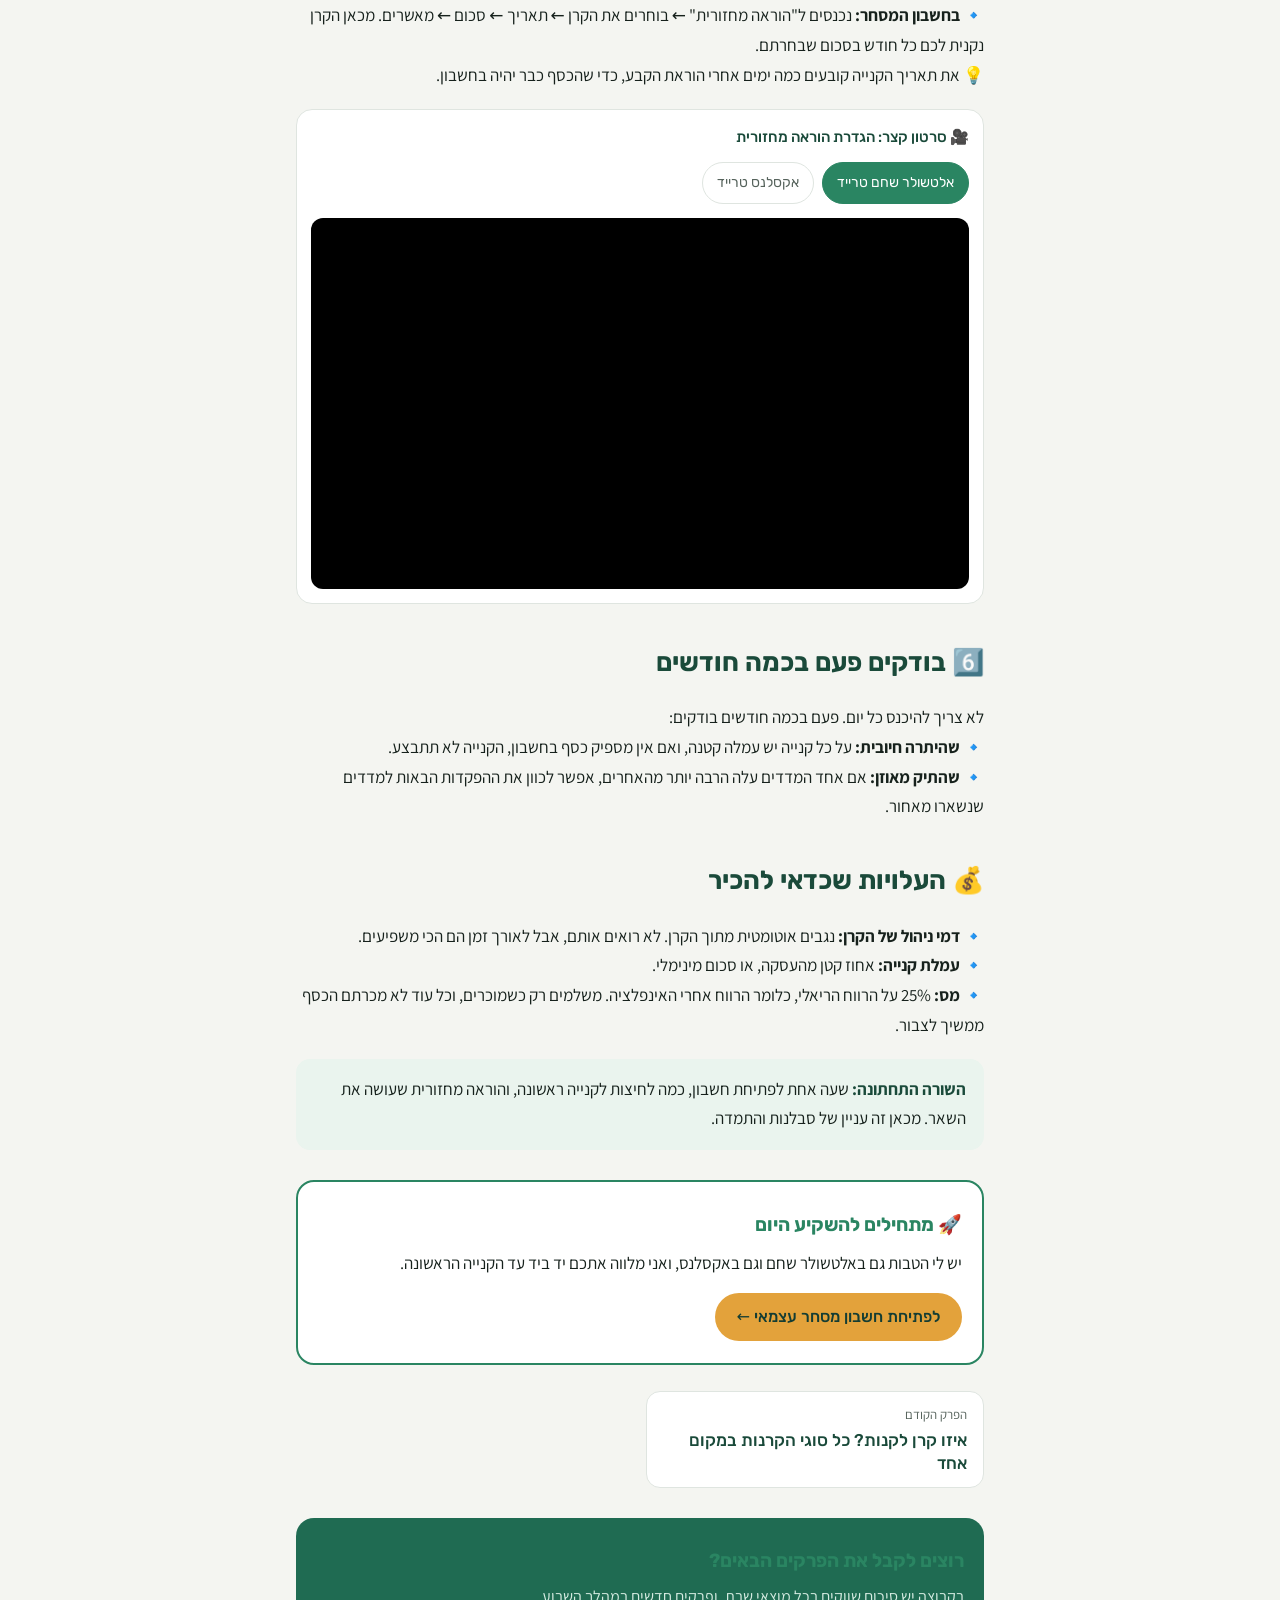
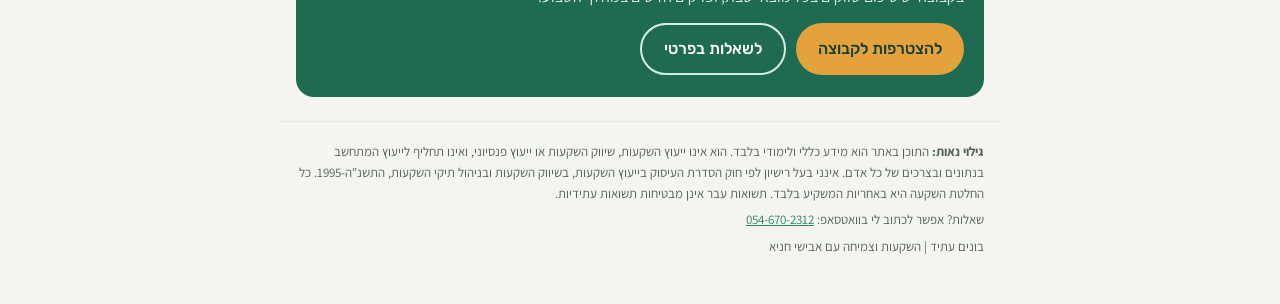
<file: posts/5-2.html>
<!doctype html>
<html lang="he" dir="rtl">
<head>
<meta charset="utf-8">
<meta name="viewport" content="width=device-width, initial-scale=1">
<title>איך משקיעים בפועל, שלב אחרי שלב | בונים עתיד</title>
<meta name="description" content="איזו קרן לקנות, ואיך משקיעים בפועל צעד אחר צעד, עם סרטונים.">
<meta property="og:title" content="איך משקיעים בפועל, שלב אחרי שלב | בונים עתיד">
<meta property="og:description" content="איזו קרן לקנות, ואיך משקיעים בפועל צעד אחר צעד, עם סרטונים.">
<!-- Google Analytics -->
<script async src="https://www.googletagmanager.com/gtag/js?id=G-WRVBG9E5QT"></script>
<script>window.dataLayer=window.dataLayer||[];function gtag(){dataLayer.push(arguments);}gtag('js',new Date());gtag('config','G-WRVBG9E5QT');</script>
<link rel="icon" href="../assets/logo.svg" type="image/svg+xml">
<link rel="preconnect" href="https://fonts.googleapis.com">
<link rel="preconnect" href="https://fonts.gstatic.com" crossorigin>
<link rel="stylesheet" href="https://fonts.googleapis.com/css2?family=Rubik:wght@500;700;800&family=Assistant:wght@400;600;700&display=swap">
<link rel="stylesheet" href="../assets/style.css">
</head>
<body>
<header class="site">
  <div class="wrap bar">
    <a class="brand" href="../index.html"><svg class="logo" viewBox="0 0 100 100" aria-hidden="true"><path d="M28 12 H72 C84 12 92 20 92 32 V54 C92 66 84 74 72 74 H44 C40 74 36.5 75.5 33.5 78.5 L23 89 C21.5 90.5 19 89.2 19.6 87.2 L22.5 76.5 C13.5 73.5 8 65 8 54 V32 C8 20 16 12 28 12 Z" fill="#FFFFFF"/><path d="M48.5 63 C47 55 48.5 49 52.5 44 C55 41 56.3 38.5 56.5 35.5" stroke="#2A8562" stroke-width="4.2" stroke-linecap="round" fill="none"/><path d="M38 64.5 Q50 60.5 62 64.5" stroke="#2A8562" stroke-width="3.6" stroke-linecap="round" fill="none"/><path d="M49.6 52.5 C44 52.5 36.5 50 32.6 42.5 C30.8 39 30.4 35.5 31.2 32.6 C38 32.4 44.6 35.6 47.9 42 C49.4 45 49.9 48.6 49.6 52.5 Z" fill="#2A8562"/><path d="M56.4 36.4 C56 30.2 58.8 24.4 64.6 21.2 C67.8 19.5 71.4 18.9 74.2 19.4 C74.7 24.2 73.2 29.2 69.2 32.6 C65.6 35.6 61 36.8 56.4 36.4 Z" fill="#E3A23B"/></svg><span><b>בונים עתיד</b><small>השקעות וצמיחה עם אבישי חניא</small></span></a>
    <nav><a href="../index.html#series">כל הפרקים</a><a class="join" href="https://chat.whatsapp.com/K5WcsUNhc2CIY9REkp1zK6?s=cl&amp;p=a&amp;mlu=4&amp;ilr=4&amp;iam=0">הצטרפות לקבוצה</a></nav>
  </div>
</header>
<section class="hero">
  <div class="wrap">
    <div class="series">סדרה 5: איך משקיעים בפועל · פרק 2 מתוך 2</div>
    <h1>איך משקיעים בפועל, שלב אחרי שלב</h1>
  </div>
</section>
<main class="wrap article">
<p class="lead">למדנו למה חשוב להשקיע, בנינו אסטרטגיה והרכבנו תיק. עכשיו הופכים את זה למעשה, שלב אחרי שלב.</p>
<h2>1️⃣ בוחרים קרן</h2>
<p>מדד הוא בעצם רשימה של חברות, למשל 500 החברות הגדולות בארה"ב. את המדד עצמו אי אפשר לקנות, ואף אחד לא יקנה לבד 500 מניות, או את אלפי המניות של המדד העולמי.<br>לכן קונים <strong>קרן מחקה</strong>: קרן שמחזיקה בדיוק את החברות שבמדד. כשאתם קונים יחידה בקרן, אתם מחזיקים חלק קטן מכולן.<br>למתחילים מספיקה קרן נאמנות מחקה ישראלית, בדמי ניהול נמוכים. לכל מדד יש כמה קרנות כאלה, והן כמעט זהות. ההבדל העיקרי ביניהן הוא דמי הניהול.<br>📖 רוצים להבין לעומק את סוגי הקרנות, ואיך מחפשים ומשווים קרנות בעצמכם? <a href="5-1.html">לפרק "איזו קרן לקנות?"</a></p>
<h3>איך אדע לבחור קרן?</h3>
<p>אלה הקרנות המחקות הישראליות שהכי טובות בעיניי, לפי דמי ניהול וגודל הקרן:</p>
<p class="note">⚠️ אין כאן המלצת קנייה. זו דעתי בלבד, לפי דמי ניהול וגודל הקרן. לפני כל קנייה בדקו בעצמכם את הנתונים העדכניים בביזפורטל, בפאנדר או במאיה. דמי ניהול משתנים מעת לעת.</p>
<h3>🇮🇱 ת"א-125</h3>
<p>🔹 <strong>מחקה ת"א-125:</strong> הראל מחקה (4A) ת"א 125<br>מספר קרן 5122510‏ · ‏דמי ניהול 0%‏ · ‏דמי נאמנות 0.018%</p>
<h3>🌍 מדד עולמי</h3>
<p>🔹 <strong>לא מגודרת:</strong> MTF מחקה MSCI World<br>מספר קרן 5122569‏ · ‏דמי ניהול 0.25%‏ · ‏דמי נאמנות 0.02%<br>🔹 <strong>מגודרת:</strong> MTF מחקה MSCI World מנוטרלת דולר<br>מספר קרן 5140165‏ · ‏דמי ניהול 0%‏ · ‏דמי נאמנות 0.03%</p>
<h3>🇺🇸 S&amp;P 500</h3>
<p>🔹 <strong>לא מגודרת:</strong> הראל מחקה S&amp;P 500<br>מספר קרן 5129275‏ · ‏דמי ניהול 0%‏ · ‏דמי נאמנות 0.025%<br>🔹 <strong>מגודרת:</strong> MTF מחקה S&amp;P 500 מנוטרלת מט"ח<br>מספר קרן 5125869‏ · ‏דמי ניהול 0%‏ · ‏דמי נאמנות 0.02%</p>
<h3>💻 נאסד"ק 100</h3>
<p>🔹 <strong>לא מגודרת:</strong> MTF מחקה Nasdaq 100<br>מספר קרן 5134531‏ · ‏דמי ניהול 0%‏ · ‏דמי נאמנות 0.025%<br>🔹 <strong>מגודרת:</strong> MTF מחקה Nasdaq 100 מנוטרלת מט"ח<br>מספר קרן 5134549‏ · ‏דמי ניהול 0%‏ · ‏דמי נאמנות 0.01%</p>
<h3>🚀 S&amp;P 500 מומנטום</h3>
<p>🔹 <strong>לא מגודרת:</strong> MTF מחקה S&amp;P 500 Momentum<br>מספר קרן 5140850‏ · ‏דמי ניהול 0.25%‏ · ‏דמי נאמנות 0.025%<br>🔹 <strong>מגודרת:</strong> MTF מחקה S&amp;P 500 Momentum מנוטרלת מט"ח<br>מספר קרן 5141114‏ · ‏דמי ניהול 0.25%‏ · ‏דמי נאמנות 0.025%</p>
<p class="note">הנתונים נכונים לנובמבר 2026. אין באמור ייעוץ השקעות או המלצה לקנות נייר ערך כלשהו. אינני יועץ השקעות, וזו דעתי האישית בלבד. ייתכן שיש לי החזקות בחלק מהקרנות שהוזכרו. כל החלטת השקעה באחריותכם.</p>
<h2>2️⃣ בוחרים בית השקעות ופותחים חשבון מסחר</h2>
<p>בית ההשקעות הוא "הארנק" שבו יישבו ההשקעות שלכם. פותחים בו חשבון פעם אחת, אונליין, ולוקח כשעה. צריך תעודת זהות וחשבון בנק.<br>אני עובד ומשקיע דרך שניים, שנותנים מענה להכול:<br>🔹 <strong>אלטשולר שחם טרייד:</strong> ממשק פשוט, מתאים במיוחד למתחילים.<br>🔹 <strong>אקסלנס טרייד:</strong> מתאים יותר למנוסים, עם אפשרויות נוספות כמו הלוואה כנגד התיק.<br>בשניהם אין דמי טיפול על החשבון, העמלות מהנמוכות בשוק, ואפשר להחזיק כמה תיקים בחשבון אחד, למשל תיק נפרד לכל ילד.<br>איך פותחים: נכנסים דרך <a href="../account.html">הקישור לפתיחת חשבון</a> ← ממלאים פרטים ומצלמים ת"ז ← עונים על שאלון היכרות קצר (בכנות, אין תשובה "נכונה") ← מחברים את חשבון הבנק ← מחכים לאישור, בדרך כלל בין כמה שעות לכמה ימים.</p>
<h2>3️⃣ מעבירים סכום ראשוני</h2>
<p>לכל בית השקעות יש סכום מינימום להפקדה הראשונה. מעבירים אותו בהעברה בנקאית מחשבון על שמכם, והפרטים מופיעים באפליקציה תחת "הפקדה".<br>⚠️ חשוב לדעת: הפקדה רק מעבירה את הכסף לחשבון. היא לא קונה כלום. אחרי כל הפקדה צריך לקנות.</p>
<h2>4️⃣ מבצעים את הקנייה הראשונה</h2>
<p>לוחצים על <strong>חיפוש</strong> ← מקלידים את <strong>מספר הקרן</strong> (בטוח יותר מחיפוש לפי שם, כי לכמה קרנות יש שמות דומים) ← בודקים שהשם מתאים למה שבחרתם ← מכניסים <strong>סכום</strong> ← לוחצים על <strong>קנייה</strong>.<br>ביצעתם את הקנייה הראשונה שלכם! 🎉<br>קרן נאמנות מחקה נקנית פעם ביום, במחיר של סוף יום המסחר. לכן לא תראו מחיר מדויק ברגע הקנייה, והקרן תופיע באזור האישי למחרת.</p>
<div class="videos">
  <p class="vlabel">🎥 סרטון קצר: קנייה ומכירה והסבר על האפליקציה</p>
  <input type="radio" name="v1" id="v1a" checked><label for="v1a">אלטשולר שחם טרייד</label>
  <input type="radio" name="v1" id="v1b"><label for="v1b">אקסלנס טרייד</label>
  <div class="vpane a"><div class="vframe"><iframe src="https://www.youtube-nocookie.com/embed/6guqig75ThY" title="קנייה ומכירה והסבר על האפליקציה" loading="lazy" allowfullscreen allow="accelerometer; encrypted-media; gyroscope; picture-in-picture"></iframe></div></div>
  <div class="vpane b"><div class="vframe short"><iframe src="https://www.youtube-nocookie.com/embed/F-zALRx6lbI" title="קנייה ומכירה והסבר על האפליקציה" loading="lazy" allowfullscreen allow="accelerometer; encrypted-media; gyroscope; picture-in-picture"></iframe></div></div>
</div>
<h2>5️⃣ הוראה מחזורית (לא חובה, אבל מומלץ)</h2>
<p>ככה ההשקעה קורית לבד, בלי לחשוב עליה:<br>🔹 <strong>בבנק:</strong> מגדירים הוראת קבע מחשבון הבנק לחשבון המסחר, למשל יומיים-שלושה אחרי שהמשכורת נכנסת.<br>🔹 <strong>בחשבון המסחר:</strong> נכנסים ל"הוראה מחזורית" ← בוחרים את הקרן ← תאריך ← סכום ← מאשרים. מכאן הקרן נקנית לכם כל חודש בסכום שבחרתם.<br>💡 את תאריך הקנייה קובעים כמה ימים אחרי הוראת הקבע, כדי שהכסף כבר יהיה בחשבון.</p>
<div class="videos">
  <p class="vlabel">🎥 סרטון קצר: הגדרת הוראה מחזורית</p>
  <input type="radio" name="v2" id="v2a" checked><label for="v2a">אלטשולר שחם טרייד</label>
  <input type="radio" name="v2" id="v2b"><label for="v2b">אקסלנס טרייד</label>
  <div class="vpane a"><div class="vframe"><iframe src="https://www.youtube-nocookie.com/embed/cLV1rD60m7Q" title="הגדרת הוראה מחזורית" loading="lazy" allowfullscreen allow="accelerometer; encrypted-media; gyroscope; picture-in-picture"></iframe></div></div>
  <div class="vpane b"><div class="vframe"><iframe src="https://www.youtube-nocookie.com/embed/EvG_3_KFNIY" title="הגדרת הוראה מחזורית" loading="lazy" allowfullscreen allow="accelerometer; encrypted-media; gyroscope; picture-in-picture"></iframe></div></div>
</div>
<h2>6️⃣ בודקים פעם בכמה חודשים</h2>
<p>לא צריך להיכנס כל יום. פעם בכמה חודשים בודקים:<br>🔹 <strong>שהיתרה חיובית:</strong> על כל קנייה יש עמלה קטנה, ואם אין מספיק כסף בחשבון, הקנייה לא תתבצע.<br>🔹 <strong>שהתיק מאוזן:</strong> אם אחד המדדים עלה הרבה יותר מהאחרים, אפשר לכוון את ההפקדות הבאות למדדים שנשארו מאחור.</p>
<h2>💰 העלויות שכדאי להכיר</h2>
<p>🔹 <strong>דמי ניהול של הקרן:</strong> נגבים אוטומטית מתוך הקרן. לא רואים אותם, אבל לאורך זמן הם הכי משפיעים.<br>🔹 <strong>עמלת קנייה:</strong> אחוז קטן מהעסקה, או סכום מינימלי.<br>🔹 <strong>מס:</strong> 25%‏ על הרווח הריאלי, כלומר הרווח אחרי האינפלציה. משלמים רק כשמוכרים, וכל עוד לא מכרתם הכסף ממשיך לצבור.</p>
<p class="bottom"><strong>השורה התחתונה:</strong> שעה אחת לפתיחת חשבון, כמה לחיצות לקנייה ראשונה, והוראה מחזורית שעושה את השאר. מכאן זה עניין של סבלנות והתמדה.</p>
<section class="acct acct-link">
  <h3>🚀 מתחילים להשקיע היום</h3>
  <p>יש לי הטבות גם באלטשולר שחם וגם באקסלנס, ואני מלווה אתכם יד ביד עד הקנייה הראשונה.</p>
  <div class="btns"><a class="btn p" href="../account.html">לפתיחת חשבון מסחר עצמאי ←</a></div>
</section>
<nav class="chap"><a class="prev" href="5-1.html"><span>הפרק הקודם</span><b>איזו קרן לקנות? כל סוגי הקרנות במקום אחד</b></a></nav>
<section class="cta">
  <h3>רוצים לקבל את הפרקים הבאים?</h3>
  <p>בקבוצה יש סיכום שווקים בכל מוצאי שבת, ופרקים חדשים במהלך השבוע.</p>
  <div class="btns">
    <a class="btn p" href="https://chat.whatsapp.com/K5WcsUNhc2CIY9REkp1zK6?s=cl&amp;p=a&amp;mlu=4&amp;ilr=4&amp;iam=0">להצטרפות לקבוצה</a>
    <a class="btn s" href="https://wa.me/972546702312">לשאלות בפרטי</a>
  </div>
</section>
</main>
<footer class="site">
  <div class="wrap">
    <p><b>גילוי נאות:</b> התוכן באתר הוא מידע כללי ולימודי בלבד. הוא אינו ייעוץ השקעות, שיווק השקעות או ייעוץ פנסיוני, ואינו תחליף לייעוץ המתחשב בנתונים ובצרכים של כל אדם. אינני בעל רישיון לפי חוק הסדרת העיסוק בייעוץ השקעות, בשיווק השקעות ובניהול תיקי השקעות, התשנ"ה-1995. כל החלטת השקעה היא באחריות המשקיע בלבד. תשואות עבר אינן מבטיחות תשואות עתידיות.</p>
    <p>שאלות? אפשר לכתוב לי בוואטסאפ: <a href="https://wa.me/972546702312">054-670-2312</a></p>
    <p>בונים עתיד | השקעות וצמיחה עם אבישי חניא</p>
  </div>
</footer>
</body>
</html>
</file>
<file: assets/style.css>
/* בונים עתיד – עיצוב האתר. עמודה אחת לקריאה, פס מותג כהה למעלה, צבעי ירוק-ענבר. */
:root{
  --bg:#F4F5F1; --surface:#FFFFFF; --ink:#16211C; --muted:#56635C; --line:#DFE5E0;
  --brand:#2A8562; --brand-deep:#1A4A3A; --amber:#E3A23B; --mint:#EAF4EE;
  --band:#1F6B52; --band-ink:#FFFFFF; --band-soft:#D6ECE2;
  --f-display:'Rubik','Assistant',system-ui,sans-serif; --f-body:'Assistant','Rubik',system-ui,sans-serif;
}
@media (prefers-color-scheme: dark){:root{
  --bg:#0F1915; --surface:#16231E; --ink:#E6EEEA; --muted:#A1B1A9; --line:#29382F;
  --brand:#6CC39C; --brand-deep:#D3EBDF; --mint:#1B3029; --band:#0B2A21; --band-ink:#F3F7F5; --band-soft:#A9CFBE;
  color-scheme:dark}}
*{box-sizing:border-box}
html{scroll-behavior:smooth}
body{margin:0;background:var(--bg);color:var(--ink);font-family:var(--f-body);font-size:18px;line-height:1.75}
a{color:var(--brand)}
a:focus-visible{outline:2px solid var(--amber);outline-offset:3px}
.wrap{max-width:720px;margin:0 auto;padding-left:max(16px,env(safe-area-inset-left,0px));padding-right:max(16px,env(safe-area-inset-right,0px))}

/* header */
header.site{background:var(--band);color:var(--band-ink)}
.bar{display:flex;align-items:center;justify-content:space-between;gap:12px;flex-wrap:wrap;padding-block:14px}
.brand{display:flex;align-items:center;gap:10px;color:var(--band-ink);text-decoration:none}
.brand .logo{width:42px;height:42px;flex-shrink:0}
.brand b{display:block;font-family:var(--f-display);font-weight:800;font-size:19px;line-height:1.1}
.brand small{font-size:13px;color:var(--band-soft)}
header nav{display:flex;gap:14px;align-items:center;font-family:var(--f-display);font-size:15px}
header nav a{color:var(--band-soft);text-decoration:none}
header nav a.join{background:var(--amber);color:#143D33;padding:8px 14px;border-radius:999px;font-weight:500}

/* hero */
.hero{background:var(--band);color:var(--band-ink);border-top:1px solid rgba(255,255,255,.08)}
.hero .wrap{padding-block:26px 36px;display:flex;flex-direction:column;gap:12px}
.hero h1{margin:0;font-family:var(--f-display);font-weight:800;font-size:clamp(28px,6vw,42px);line-height:1.2;text-wrap:balance}
.hero .series{font-family:var(--f-display);font-weight:500;font-size:14px;color:var(--amber)}
.hero .dek{margin:0;font-size:20px;color:var(--band-soft);max-width:600px}
.hero.home .wrap{padding-block:40px 48px}

/* article */
main.wrap{padding-block:30px 24px;display:flex;flex-direction:column;gap:18px}
.article p{margin:0}
.article h2{margin:12px 0 0;font-family:var(--f-display);font-weight:700;font-size:23px;color:var(--brand-deep);text-wrap:balance}
.bottom{background:var(--mint);border-radius:14px;padding:16px 18px}
.bottom strong{color:var(--brand-deep)}
.lead{font-family:var(--f-display);font-weight:500;font-size:21px;line-height:1.5;color:var(--brand-deep)}
.note{font-size:14px;color:var(--muted);line-height:1.6}

/* chapter nav */
nav.chap{display:grid;grid-template-columns:repeat(2,minmax(0,1fr));gap:12px;margin-top:8px}
nav.chap a{display:flex;flex-direction:column;gap:2px;background:var(--surface);border:1px solid var(--line);border-radius:14px;padding:12px 16px;text-decoration:none;color:var(--ink);min-height:48px}
nav.chap a:hover{border-color:var(--brand)}
nav.chap span{font-size:13px;color:var(--muted)}
nav.chap b{font-family:var(--f-display);font-weight:500;color:var(--brand-deep);line-height:1.35}
nav.chap .next{grid-column:2}

/* buttons + cta */
.btns{display:flex;flex-wrap:wrap;gap:10px}
.btn{display:inline-flex;align-items:center;justify-content:center;min-height:48px;padding:10px 22px;border-radius:999px;font-family:var(--f-display);font-weight:500;font-size:16px;text-decoration:none}
.btn.p{background:var(--amber);color:#143D33}
.btn.s{border:2px solid var(--band-soft);color:var(--band-ink)}
.btn:hover{filter:brightness(1.08)}
.cta{background:var(--band);color:var(--band-ink);border-radius:18px;padding:22px 20px;display:flex;flex-direction:column;gap:12px;margin-top:12px}
.cta h3{margin:0;font-family:var(--f-display);font-size:21px}
.cta p{margin:0;color:var(--band-soft);font-size:16px}

/* home */
.about h2,.series-list>h2{margin:0 0 8px;font-family:var(--f-display);font-size:24px;color:var(--brand-deep)}
.about p{margin:0}
.series-list{display:flex;flex-direction:column;gap:16px;scroll-margin-top:16px}
.series-card{background:var(--surface);border:1px solid var(--line);border-radius:20px;padding:20px 18px;display:flex;flex-direction:column;gap:12px}
.sh{display:flex;gap:14px;align-items:flex-start}
.sh .num{flex-shrink:0;width:44px;height:44px;border-radius:14px;background:var(--brand);color:#fff;display:flex;align-items:center;justify-content:center;font-family:var(--f-display);font-weight:800;font-size:20px}
.sh h2{margin:0;font-family:var(--f-display);font-size:22px;color:var(--brand-deep);line-height:1.3}
.sh p{margin:2px 0 0;color:var(--muted);font-size:16px}
.series-card ul{list-style:none;margin:0;padding:0;display:flex;flex-direction:column;gap:8px}
.series-card li a,.series-card li.soon{display:flex;align-items:center;gap:10px;padding:10px 14px;border-radius:12px;background:var(--bg);border:1px solid var(--line);min-height:48px;font-family:var(--f-display);font-weight:500;font-size:16px;text-decoration:none;color:var(--brand-deep)}
.series-card li a:hover{border-color:var(--brand)}
.series-card li.soon{color:var(--muted)}
.series-card .n{flex-shrink:0;color:var(--brand);font-weight:700;min-width:28px}
.tag{margin-inline-start:auto;flex-shrink:0;font-family:var(--f-body);font-size:13px;font-weight:600;padding:2px 10px;border-radius:999px;background:var(--line);color:var(--muted)}
.tag.pub{background:var(--brand);color:#fff}

/* footer */
footer.site .wrap{padding-block:20px 40px;font-size:13px;color:var(--muted);line-height:1.6;border-top:1px solid var(--line)}
footer.site p{margin:0 0 6px}

@media (max-width:520px){
  body{font-size:17px}
  header nav a:not(.join){display:none}
  nav.chap{grid-template-columns:minmax(0,1fr)}
  nav.chap .next{grid-column:auto}
}
@media (prefers-reduced-motion:reduce){html{scroll-behavior:auto}}

/* open-account box */
.acct{background:var(--surface);border:2px solid var(--brand);border-radius:18px;padding:22px 20px;display:flex;flex-direction:column;gap:14px;margin-top:12px}
.acct h3{margin:0;font-family:var(--f-display);font-size:22px;color:var(--brand-deep)}
.acct p{margin:0}
.brokers{display:grid;grid-template-columns:repeat(2,minmax(0,1fr));gap:12px}
.broker{display:flex;flex-direction:column;gap:4px;background:var(--mint);border:1px solid var(--line);border-radius:14px;padding:14px 16px;text-decoration:none;color:var(--ink);font-size:15px;line-height:1.5}
.broker:hover{border-color:var(--brand)}
.broker b{font-family:var(--f-display);font-size:18px;color:var(--brand-deep)}
.broker em{font-style:normal;font-family:var(--f-display);font-weight:500;color:var(--brand);margin-top:4px}
.flow{margin:0;padding-inline-start:22px;display:flex;flex-direction:column;gap:6px}
.acct .btn.p{align-self:flex-start}
.acct .small{font-size:13px;color:var(--muted);line-height:1.6}
@media (max-width:520px){.brokers{grid-template-columns:minmax(0,1fr)}}
header nav a.join.acct-btn{background:transparent;color:var(--band-ink);border:2px solid var(--amber);padding:6px 12px}
header nav a.join{white-space:nowrap}
@media (max-width:520px){header nav{gap:8px}header nav a.join{font-size:13px;padding:7px 11px}header nav a.join.acct-btn{padding:5px 10px}}

/* heading hierarchy: section (h2) > sub-heading (h3) > text */
.article{font-size:17px}
.article h2{font-size:26px;margin-top:18px}
.article h3{margin:4px 0 -6px;font-family:var(--f-display);font-weight:700;font-size:19px;color:var(--brand)}
.acct-link .btn.p{align-self:flex-start}
@media (max-width:520px){.article{font-size:16px}.article h2{font-size:23px}.article h3{font-size:18px}}

/* video tabs */
.videos{background:var(--surface);border:1px solid var(--line);border-radius:16px;padding:14px;display:flex;flex-wrap:wrap;gap:8px}
.videos .vlabel{flex-basis:100%;margin:0 0 4px;font-family:var(--f-display);font-weight:500;font-size:15px;color:var(--brand-deep)}
.videos input{position:absolute;opacity:0;pointer-events:none}
.videos label{cursor:pointer;padding:8px 14px;min-height:40px;display:inline-flex;align-items:center;border-radius:999px;border:1px solid var(--line);font-family:var(--f-display);font-size:14px;color:var(--muted)}
.videos input:checked+label{background:var(--brand);border-color:var(--brand);color:#fff}
.videos input:focus-visible+label{outline:2px solid var(--amber);outline-offset:2px}
.vpane{display:none;flex-basis:100%;margin-top:6px}
.videos input:nth-of-type(1):checked~.vpane.a,.videos input:nth-of-type(2):checked~.vpane.b{display:block}
.vframe{position:relative;width:100%;aspect-ratio:16/9;border-radius:12px;overflow:hidden;background:#000}
.vframe.short{aspect-ratio:9/16;max-width:320px;margin-inline:auto}
.vframe iframe{position:absolute;inset:0;width:100%;height:100%;border:0}
</file>
